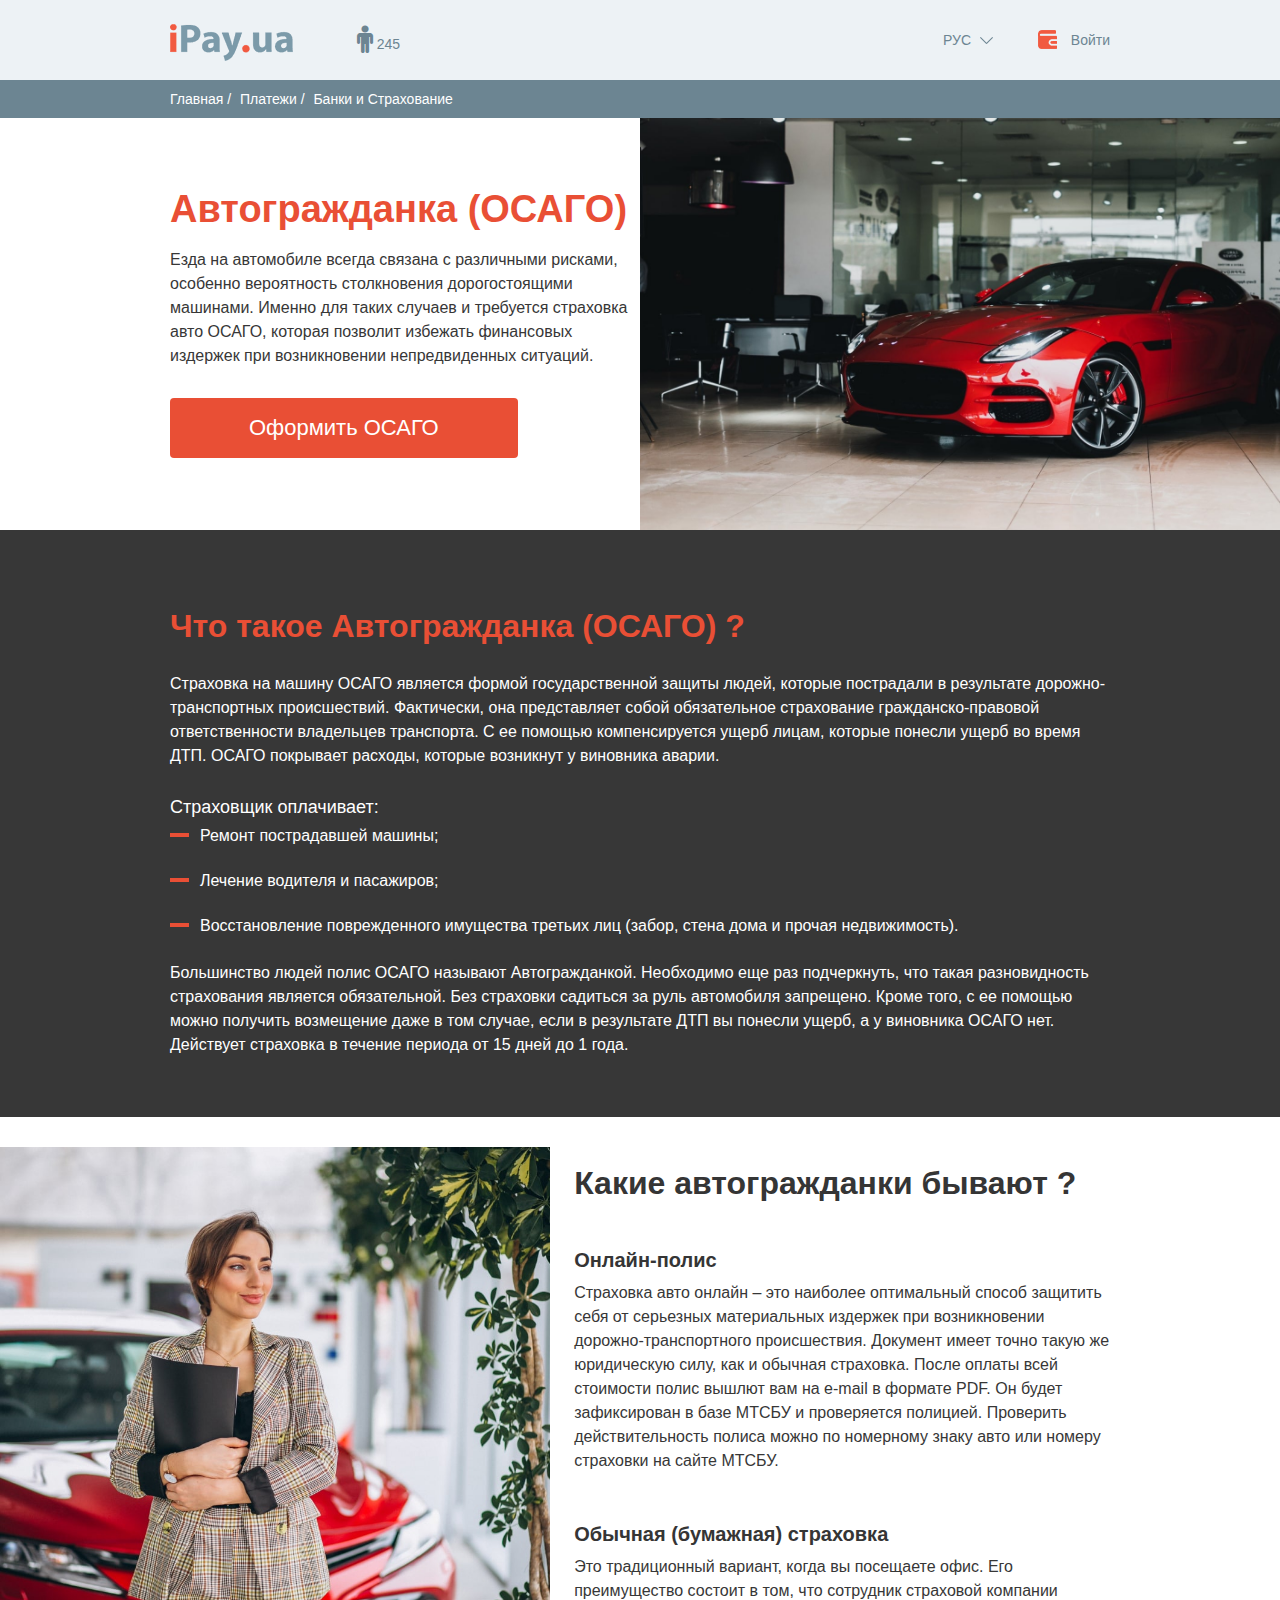
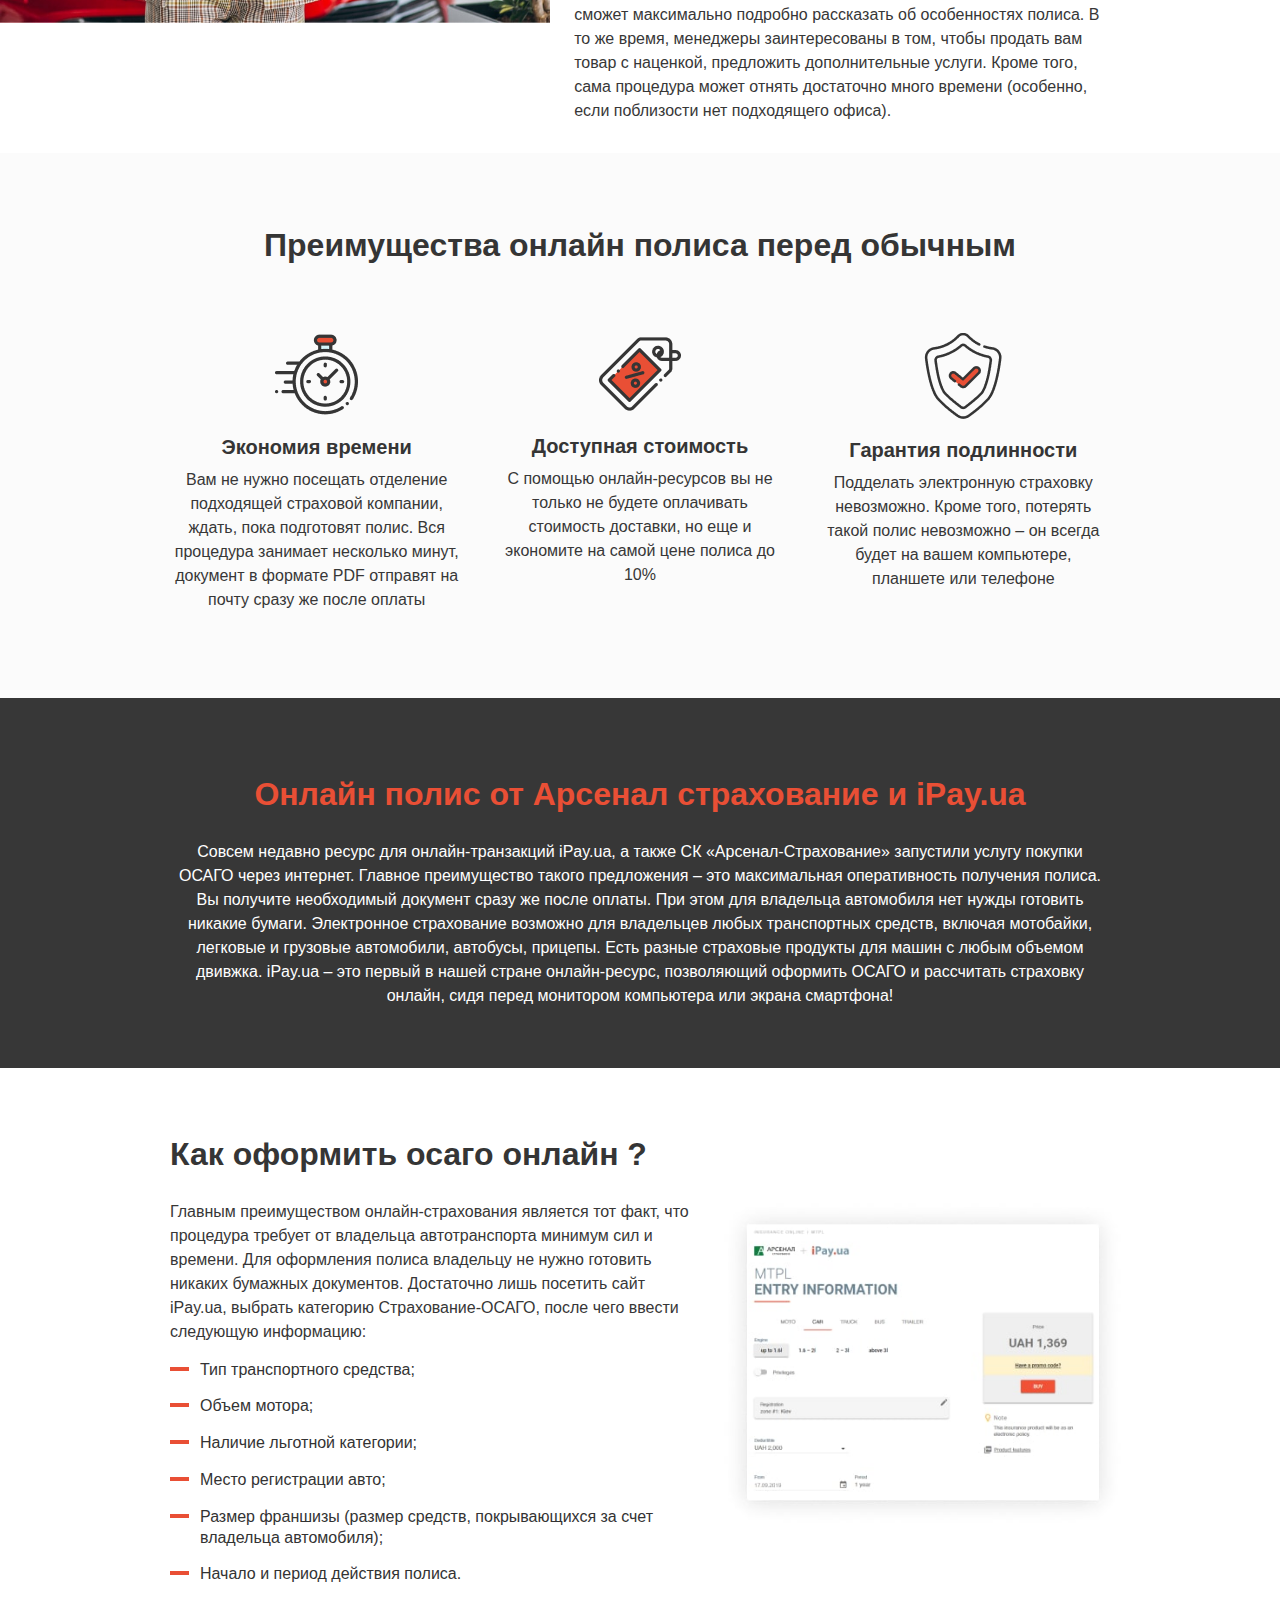
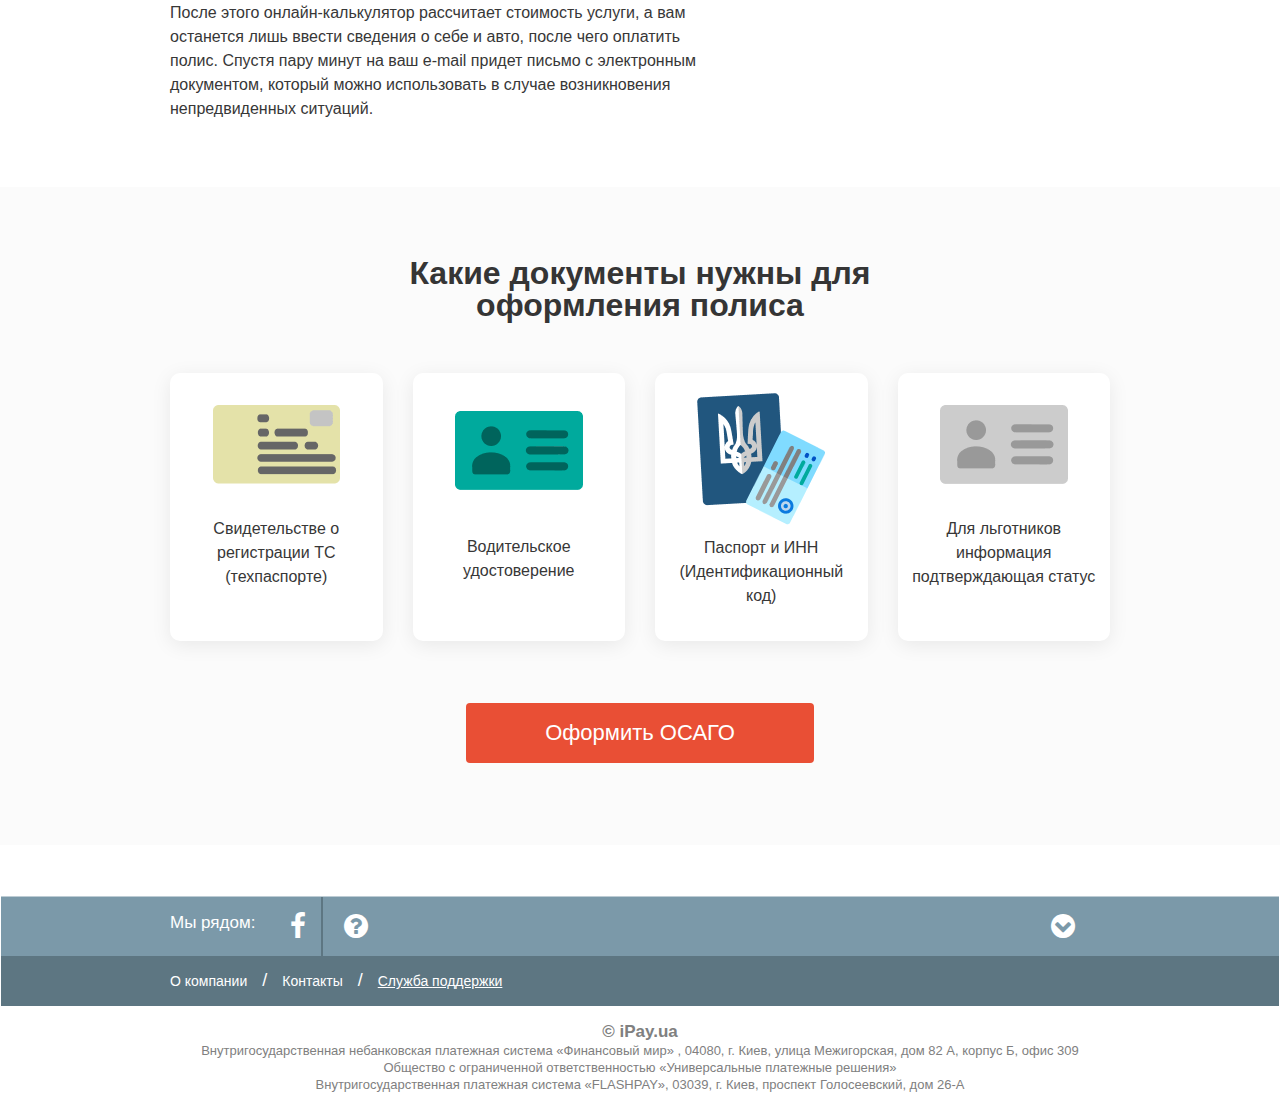
<file: index.html>
<!DOCTYPE html>
<html lang="ru-RU">
<head>
 
  <meta charset="UTF-8">
  <meta name="viewport" content="width=device-width, initial-scale=1">
  <title>Insurance - iPay.ua</title>
  <meta name="description" content="Быстрые электронные платежи без ввода данных карт! Покупайте товары и оплачивайте услуги в один клик!">
          
  <!-- <link href="css/styles-masterpass.css" rel="stylesheet"> -->
  <link href="css/styles-insurance.css" rel="stylesheet">
  <link href="css/bootstrap.css" rel="stylesheet">
  <link href="css/style-head-foot.css" rel="stylesheet">
  <link href="css/styles.css" rel="stylesheet">
  <link href="css/category.css" rel="stylesheet">
  <link href="css/font-awesome.min.css" rel="stylesheet">
  <link href="css/main-page-new.css" rel="stylesheet">
  <link href="css/custom-bootstrap-margin-padding.css" rel="stylesheet">

  <style>
    @media screen and (max-width: 767px) {
      #header .account span.btn-logout {
        display: block!important;
      }
      .account i.i-logout {
        display:none!important
      }
    }
  </style>  
                      
</head>
<body>
 
  <!-- main header -->
  <header id="header" class="main" style="height: 80px;">
    <div class="container">
      <div class="row">
        <div class="col-md-6 col-sm-6 col-xs-7">
          <a href="/ru" title="iPay.ua" name="iPay.ua">
            <div class="logo-wrap"></div>
          </a>
          <div class="active-users hidden-xs">
            <span class="count">
              <i class="fa fa-male fa-2x" aria-hidden="true"></i>
              245
            </span>
          </div>
        </div>
        <div class="col-md-6 col-sm-6 text-right col-xs-5">
          <div class="lang-switcher" >
            <div class="current-lang">
              <a name="chooseLang" class="icon pointer">
                <i class="fa fa-language fa-2x"></i>
                <span class="hidden-sm mainMenu-text-item">
                 РУС
                </span>
                <i></i>
              </a>
            </div>
            <div class="chooseLang" style="display:none">
              <div class="tab">
                <a href="/ua/masterpass" class="tr">
                  <div class="td">
                     УКР
                 </div>
                </a>
                <a href="/en/masterpass" class="tr">
                  <div class="td">
                     ENG
                 </div>
                </a>
              </div>
            </div>
          </div>
          <div class="account">
            <a href="/ru/user/signin">
              <i></i>
              <span class="hidden-xs">Войти</span>
            </a>
          </div>
        </div>
      </div>
    </div>
  </header><!-- end main header -->

  <!-- breadcrumbs -->
  <div class="breadcrumbs">
    <div class="container">
      <div class="row">
        <div class="col-sm-12">
          <ul class="breadcrumbs-list">
            <li>
              <a href="#">Главная</a>
            </li>
            <li>
              <a href="#">Платежи</a>
            </li>
            <li>
              <span>Банки и Страхование</span>
            </li>
          </ul>
        </div>
      </div>
    </div>
  </div>

  <!-- main section -->
  <main class="insurance-main-section">

    <!-- title section -->
    <section class="insurance-title osago-title">
      <div class="container">
        <div class="row">
          <div class="col-sm-7 col-lg-6 pr-lg-0">
            <h1>Автогражданка (ОСАГО)</h1>
            <p>Езда на автомобиле всегда связана с различными рисками, особенно вероятность столкновения  дорогостоящими машинами. Именно для таких случаев и требуется страховка авто ОСАГО, которая позволит избежать финансовых издержек при возникновении непредвиденных ситуаций.</p>
            <a href="#" class="btn btn-insurance">Оформить ОСАГО</a>
          </div>
        </div>
      </div>
    </section><!-- end title section -->

    <!-- about insurance section -->
    <section class="insurance-about insurance-dark">
      <div class="container">
        <div class="row">
          <div class="col-sm-12">
            <h2>Что такое Автогражданка (ОСАГО) ?</h2>
            <p>Страховка на машину ОСАГО является формой государственной защиты людей, которые пострадали в результате дорожно-транспортных происшествий. Фактически, она представляет собой обязательное страхование гражданско-правовой ответственности владельцев транспорта. С ее помощью компенсируется ущерб лицам, которые понесли ущерб во время ДТП. ОСАГО покрывает расходы, которые возникнут у виновника аварии.</p>
            <h4>Страховщик оплачивает:</h4>
            <ul class="insurance-list">
              <li>Ремонт пострадавшей машины;</li>
              <li>Лечение водителя и пасажиров;</li>
              <li>Восстановление поврежденного имущества третьих лиц (забор, стена дома и прочая недвижимость).</li>
            </ul>
            <p>Большинство людей полис ОСАГО называют Автогражданкой. Необходимо еще раз подчеркнуть, что такая разновидность страхования является обязательной. Без страховки садиться за руль автомобиля запрещено. Кроме того, с ее помощью можно получить возмещение даже в том случае, если в результате ДТП вы понесли ущерб, а у виновника ОСАГО нет. Действует страховка в течение периода от 15 дней до 1 года.</p>
          </div>
        </div>
      </div>
    </section><!-- end about insurance section -->

    <!-- insurance types section -->
    <section class="insurance-types osago-types">
      <div class="container">
        <div class="row">
          <div class="col-sm-8 col-md-7 col-sm-offset-4 col-md-offset-5">
            <h2>Какие автогражданки бывают ?</h2>
          </div>
          <div class="col-sm-8 col-md-7 col-sm-offset-4 col-md-offset-5">
            <h3>Онлайн-полис</h3>
            <p>Страховка авто онлайн – это наиболее оптимальный способ защитить себя от серьезных материальных издержек при возникновении дорожно-транспортного происшествия. Документ имеет точно такую же юридическую силу, как и обычная страховка. После оплаты всей стоимости полис вышлют вам на e-mail в формате PDF. Он будет зафиксирован в базе МТСБУ и проверяется полицией. Проверить действительность полиса можно по номерному знаку авто или номеру страховки на сайте МТСБУ.</p>
          </div>
          <div class="col-sm-12 col-md-7 col-sm-offset-0 col-md-offset-5">
            <h3>Обычная (бумажная) страховка</h3>
            <p>Это традиционный вариант, когда вы посещаете офис. Его преимущество состоит в том, что сотрудник страховой компании сможет максимально подробно рассказать об особенностях полиса. В то же время, менеджеры заинтересованы в том, чтобы продать вам товар с наценкой, предложить дополнительные услуги. Кроме того, сама процедура может отнять достаточно много времени (особенно, если поблизости нет подходящего офиса).</p>
          </div>          
        </div>
      </div>
    </section><!-- end insurance types section -->

    <!-- insurance advantages section -->
    <section class="insurance-advantages">
      <div class="container">
        <div class="row">
          <div class="col-sm-12 text-center">
            <h2>Преимущества онлайн полиса перед обычным</h2>
          </div>
        </div>
        <div class="row">
          <div class="col-sm-6 col-md-4">
            <div class="advantages-card text-center">
              <img src="img/osago/advantage-clock.png" alt="Icon">
              <h3>Экономия времени</h3>
              <p> Вам не нужно посещать отделение подходящей страховой компании,  ждать, пока подготовят полис. Вся процедура занимает несколько минут, документ в формате PDF отправят на почту сразу же после оплаты</p>
            </div>
          </div>
          <div class="col-sm-6 col-md-4">
            <div class="advantages-card text-center">
              <img src="img/osago/advantage-sale.png" alt="Icon">
              <h3>Доступная стоимость</h3>
              <p> С помощью онлайн-ресурсов вы не только не будете оплачивать стоимость доставки, но еще и экономите на самой цене полиса до 10%</p>
            </div>
          </div>
          <div class="col-sm-6 col-sm-offset-3 col-md-4 col-md-offset-0">
            <div class="advantages-card text-center">
              <img src="img/osago/advantage-shield.png" alt="Icon">
              <h3>Гарантия подлинности</h3>
              <p> Подделать электронную страховку невозможно. Кроме того, потерять такой полис невозможно – он всегда будет на вашем компьютере, планшете или телефоне</p>
            </div>
          </div>
        </div>
      </div>
    </section><!-- end insurance advantages section -->

    <!-- about insurance section -->
    <section class="insurance-about insurance-dark text-center">
      <div class="container">
        <div class="row">
          <div class="col-sm-12">
            <h2>Онлайн полис от Арсенал страхование и iPay.ua</h2>
            <p>Совсем недавно ресурс для онлайн-транзакций iPay.ua, а также СК «Арсенал-Страхование» запустили услугу покупки ОСАГО через интернет. Главное преимущество такого предложения – это максимальная оперативность получения полиса. Вы получите необходимый документ сразу же после оплаты. При этом для владельца автомобиля нет нужды готовить никакие бумаги. Электронное страхование возможно для владельцев любых транспортных средств, включая мотобайки, легковые и грузовые автомобили, автобусы, прицепы. Есть разные страховые продукты для машин с любым объемом двивжка. iPay.ua – это первый в нашей стране онлайн-ресурс, позволяющий оформить ОСАГО и рассчитать страховку онлайн, сидя перед монитором компьютера или экрана смартфона!</p>
          </div>
        </div>
      </div>
    </section><!-- end about insurance section -->

    <!-- insurance get online section -->
    <section class="insurance-get">
      <div class="container">
        <div class="row">
          <div class="col-sm-12">
            <h2>Как оформить осаго онлайн ?</h2>
          </div>
        </div>
        <div class="row">
          <div class="col-sm-12 col-md-7">
            <p>Главным преимуществом онлайн-страхования является тот факт, что процедура требует от владельца автотранспорта минимум сил и времени. Для оформления полиса владельцу не нужно готовить никаких бумажных документов. Достаточно лишь посетить сайт iPay.ua, выбрать категорию Страхование-ОСАГО, после чего ввести следующую информацию:</p>
            <ul class="insurance-list">
              <li>Тип транспортного средства;</li>
              <li>Объем мотора;</li>
              <li>Наличие льготной категории;</li>
              <li>Место регистрации авто;</li>
              <li>Размер франшизы (размер средств, покрывающихся за счет владельца автомобиля);</li>
              <li>Начало и период действия полиса.</li>
            </ul>
            <p>После этого онлайн-калькулятор рассчитает стоимость услуги, а вам останется лишь ввести сведения о себе и авто, после чего оплатить полис. Спустя пару минут на ваш e-mail придет письмо с электронным документом, который можно использовать в случае возникновения непредвиденных ситуаций.</p>
          </div>
          <div class="col-sm-12 col-md-5 insurance-get-img">
            <img src="img/osago/osago-get.jpg" alt="Image" class="img-responsive">
          </div>
        </div>
      </div>
    </section><!-- end insurance get online section -->

    <!-- insurance documents section -->
    <section class="insurance-documents">
      <div class="container">
        <div class="row">
          <div class="col-sm-12 col-lg-8 col-lg-offset-2 text-center">
            <h2>Какие документы нужны для оформления полиса</h2>
          </div>
        </div>
        <div class="row">
          <div class="col-sm-6 col-md-3 documents-card-wrapper">
            <div class="documents-card text-center">
              <img src="img/osago/osago-doc1.png" alt="Image">
              <p>Свидетельстве о регистрации ТС (техпаспорте)</p>
            </div>
          </div>
          <div class="col-sm-6 col-md-3 documents-card-wrapper">
            <div class="documents-card text-center">
              <img src="img/osago/osago-doc2.png" alt="Image">
              <p>Водительское удостоверение</p>
            </div>
          </div>
          <div class="col-sm-6 col-md-3 documents-card-wrapper">
            <div class="documents-card text-center">
              <img src="img/osago/osago-doc3.png" alt="Image">
              <p>Паспорт и ИНН (Идентификационный код)</p>
            </div>
          </div>
          <div class="col-sm-6 col-md-3 documents-card-wrapper">
            <div class="documents-card text-center">
              <img src="img/osago/osago-doc4.png" alt="Image">
              <p>Для льготников информация подтверждающая статус</p>
            </div>
          </div>
        </div>
        <div class="row">
          <div class="col-sm-12 text-center documents-btn">
            <a href="#" class="btn btn-insurance">Оформить ОСАГО</a>
          </div>
        </div>
      </div>
    </section><!-- end insurance documents section -->

  </main><!-- end main section -->
 
  <!-- main footer -->
  <footer id="i-bottom-foot">
    <nav class="navbar navbar-default i-foot" role="navigation">
      <div class="container-fluide foot-top">
        <div class="container" id="foot_top-navbar-collapse-social">
          <div class="row" >
            <div class=" col-md-4 col-sm-6 col-xs-9">
              <ul class="nav navbar-nav navbar-left foot_top-mainMenu">
                <li class="foot_top-mainMenu-label hidden-xs">Мы рядом:</li>
                <li>
                  <a rel="nofollow" href="https://www.facebook.com/iPay.ua" target="_blank">
                    <i class="fa fa-facebook fa-2x"></i>
                  </a>
                </li>
                <li>
                  <a href="/ru/faq" target="_blank">
                    <i class="fa fa-question-circle fa-2x foot-icon_and_text"></i>
                  </a>
                </li>
              </ul>
            </div>
            <div class="col-md-offset-7 col-md-1 col-sm-2 col-sm-offset-4 col-xs-3 foot_top-navbar-social"id="i-show-hide-foot">
              <ul class="nav navbar-nav navbar-right foot_top-mainMenu">
                <li class="foot_top-mainMenu-lastChild">
                  <a><i class="fa fa-chevron-circle-down fa-2x" id="chevron-change"></i></a>
                </li>
              </ul>
            </div>
          </div>
        </div>
      </div>
      <div class="container-fluide foot-bottom">
        <div class="container" id="foot_top-navbar-collapse">
          <div class="row">
            <div class="col-md-5 col-sm-8 col-xs-12">
              <ul class="nav navbar-nav navbar-left foot_bottom-mainMenu">
                <li>
                  <a id="foot-bottom-HIDE-aCompany-link">
                    <span class="text-capitalize">о</span> <span> компании</span>
                  </a>
                </li>
                <li class="foot_bottom-mainMenu-slash"><span>/</span></li>
                <li>
                  <a id="foot-bottom-HIDE-contacts">
                    <span class="text-capitalize">контакты</span>
                  </a>
                </li>
                <li class="foot_bottom-mainMenu-slash"><span>/</span></li>
                <li>
                  <a id="foot-bottom-HIDE-support">
                    <span class="text-capitalize">служба </span><span>поддержки</span>
                  </a>
                </li>
              </ul>
            </div>
            <div class="col-md-4 col-md-offset-3 col-sm-4 hidden-xs foot_top-navbar-cetificates"></div>
          </div>
          <div class="row foot-bottom-HIDE_info">
            <div class="col-md-12 col-sm-12 col-xs-12 foot-bottom-HIDE_info-aboutCompany" id="foot-bottom-HIDE-aCompany-link-block">
              <div class="row">
                <div class="col-md-4 col-sm-4 col-xs-12">
                  <ul>
                    <li>
                      <a href="/ru/about">
                        <span class="text-capitalize">о</span> компании 
                      </a>
                      <div class="pull-right visible-xs-inline-block visa-logo"></div>
                    </li>
                    <li>
                      <a href="/ru/partners">
                        <span class="text-capitalize">партнерам</span>
                      </a>
                    </li>
                    <li>
                      <a href="/ru/security">
                        <span class="text-capitalize">безопасность</span>
                      </a>
                      <div class="pull-right visible-xs-inline-block dss-logo"></div>
                    </li>
                    <li>
                      <a href="/ru/job">
                        <span class="text-capitalize">вакансии</span>
                      </a>
                    </li>
                  </ul>
                </div>
                <div class="col-md-4 col-sm-4 col-xs-12">
                  <ul>
                    <li>
                      <a href="/blog/akcii">
                        <span class="text-capitalize">акции</span>
                      </a>
                    </li>
                    <li>
                      <a href="/blog/news">
                        <span class="text-capitalize">новости</span>
                      </a>
                      <div class="pull-right visible-xs-inline-block mastercard-logo"></div>
                    </li>
                    <li>
                      <a href="/blog">
                        <span class="text-capitalize">блог</span>
                      </a>
                    </li>
                    <li>
                      <a href="/internet-acquiring-masterpass/index.html">
                        <span class="text-capitalize">Интернет Эквайринг Masterpass</span>
                      </a>
                    </li>
                  </ul>
                </div>
              </div>
            </div>
            <div class="col-md-12 col-sm-12 col-xs-12 foot-bottom-HIDE_info-contacts" id="foot-bottom-HIDE-contacts-block">
              <div class="row foot-bottom-HIDE_info-contacts">
                <div class="col-md-6 col-sm-6 col-xs-12">
                  <ul>
                    <li>
                      <i class="fa fa-clock-o fa-2x foot-icon_and_text"></i>Пн-Пт 9:00-18:00
                    </li>
                    <li>
                      <i class="fa fa-phone fa-2x foot-icon_and_text"></i>+38 044 502 50 75
                    </li>
                  </ul>
                </div>
                <div class="col-md-6 col-sm-6 col-xs-12">
                  <ul>
                    <li>
                      <i class="fa fa-envelope-o fa-2x foot-icon_and_text"></i>
                      <a href="mailto:sales@ipay.ua" >sales@ipay.ua</a>
                      <span>- отдел продаж</span>
                    </li>
                    <li>
                      <i class="fa fa-envelope-o fa-2x foot-icon_and_text"></i>
                      <a href="mailto:marketing@ipay.ua">marketing@ipay.ua </a>
                      <span>- отдел маркетинга</span>
                    </li>
                  </ul>
                </div>
                <div class="col-md-12 col-sm-12 col-xs-12">
                  <ul>
                    <li>
                      <i class="fa fa-map-marker fa-2x foot-icon_and_text"></i> г. Киев  ул. Нижнеюрковская, 45а ООО "Универсальный дата центр"
                    </li>
                  </ul>
                </div>
              </div>
            </div>
            <div class="col-md-12 col-sm-12 col-xs-12 foot-bottom-HIDE_info-support" id="foot-bottom-HIDE-support-block">
              <div class="row">
                <div class="col-md-3 col-sm-4 col-xs-12">
                  <ul>
                    <li>
                      <i class="fa fa-clock-o fa-2x foot-icon_and_text"></i>
                      <span class="text-capitalize">пн</span> - <span class="text-capitalize">пт </span>8:00 - 22:00
                    </li>
                    <li>
                      <i class="fa fa-clock-o fa-2x foot-icon_and_text"></i>
                      <span class="text-capitalize">сб</span> - <span class="text-capitalize">нд </span>9:00 - 21:00
                    </li>
                  </ul>
                </div>
                <div class="col-md-5 col-md-offset-1 col-sm-4 col-xs-12 foot-bottom-HIDE-item">
                  <ul>
                    <li>
                      <i class="fa fa-mobile fa-2x foot-icon_and_text"></i>
                      <span>
                        <a href="tel:0800601160">0 800 60 11 60</a>
                      </span>
                    </li>
                    <li style="line-height: 30px;font-size: 16px;padding-left: 10px;white-space: nowrap;">БЕСПЛАТНО С МОБИЛЬНЫХ</li>
                    <li>
                      <i class="fa fa-phone    fa-2x foot-icon_and_text"></i>
                      <span>
                        <a href="tel:+380445021160">+38 044 502 11 60</a>
                      </span>
                    </li>
                    <li style="line-height: 30px;font-size: 16px;padding-left: 10px;white-space: nowrap;">ДЛЯ МЕЖДУНАРОДНЫХ ЗВОНКОВ</li>
                  </ul>
                </div>
                <div class="col-md-3 col-sm-4 col-xs-12">
                  <ul>
                    <li>
                      <i class="fa fa-envelope-o fa-2x foot-icon_and_text"></i>
                      <a href="mailto:help@ipay.ua">help@ipay.ua</a>
                    </li>
                    <li>
                      <i class="fa fa-question-circle fa-2x foot-icon_and_text"></i>
                      <a href="/ru/faq/answer-1">
                        <span class="text-capitalize">вопрос - </span>
                        ответ
                      </a>
                    </li>
                  </ul>
                </div>
              </div>
            </div>
          </div>
        </div>
      </div>
      <div class="container">
        <div class="row text-center i-copyRight">
          <div class="col-md-12 col-sm-12 col-xs-12">
            <p class="i-cR-logo">© іPay.ua</p>
            <p>Внутригосударственная небанковская платежная система «Финансовый мир» , 04080, г. Киев, улица Межигорская, дом 82 А, корпус Б, офис 309<br>Общество с ограниченной ответственностью «Универсальные платежные решения»<br>Внутригосударственная платежная система «FLASHPAY», 03039, г. Киев, проспект Голосеевский, дом 26-А </p>
          </div>
        </div>
      </div>
    </nav>

  </footer><!-- end main footer -->
  
  <script src="js/jquery.js"></script>
  <script src="js/bootstrap.js"></script>
  <script src="js/menu_foot_head.min.js"></script>

</body>
</html>
</file>
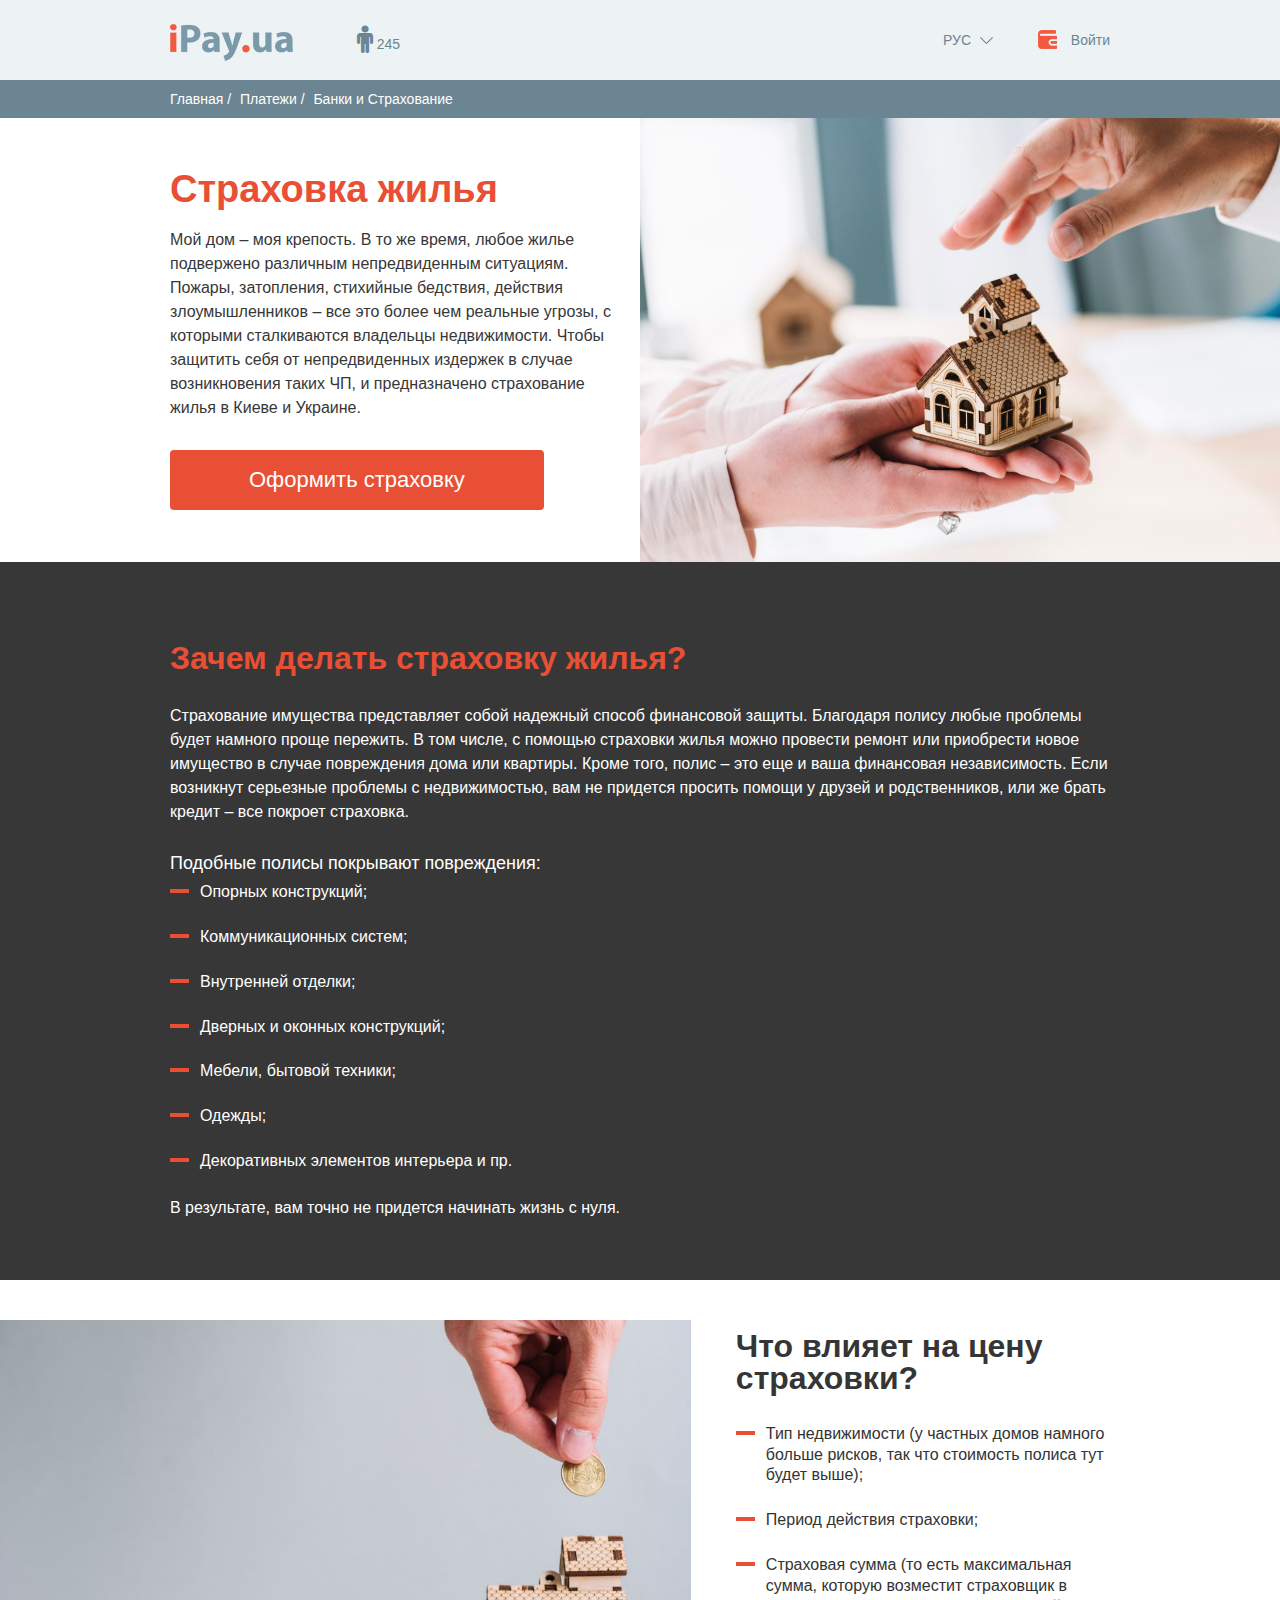
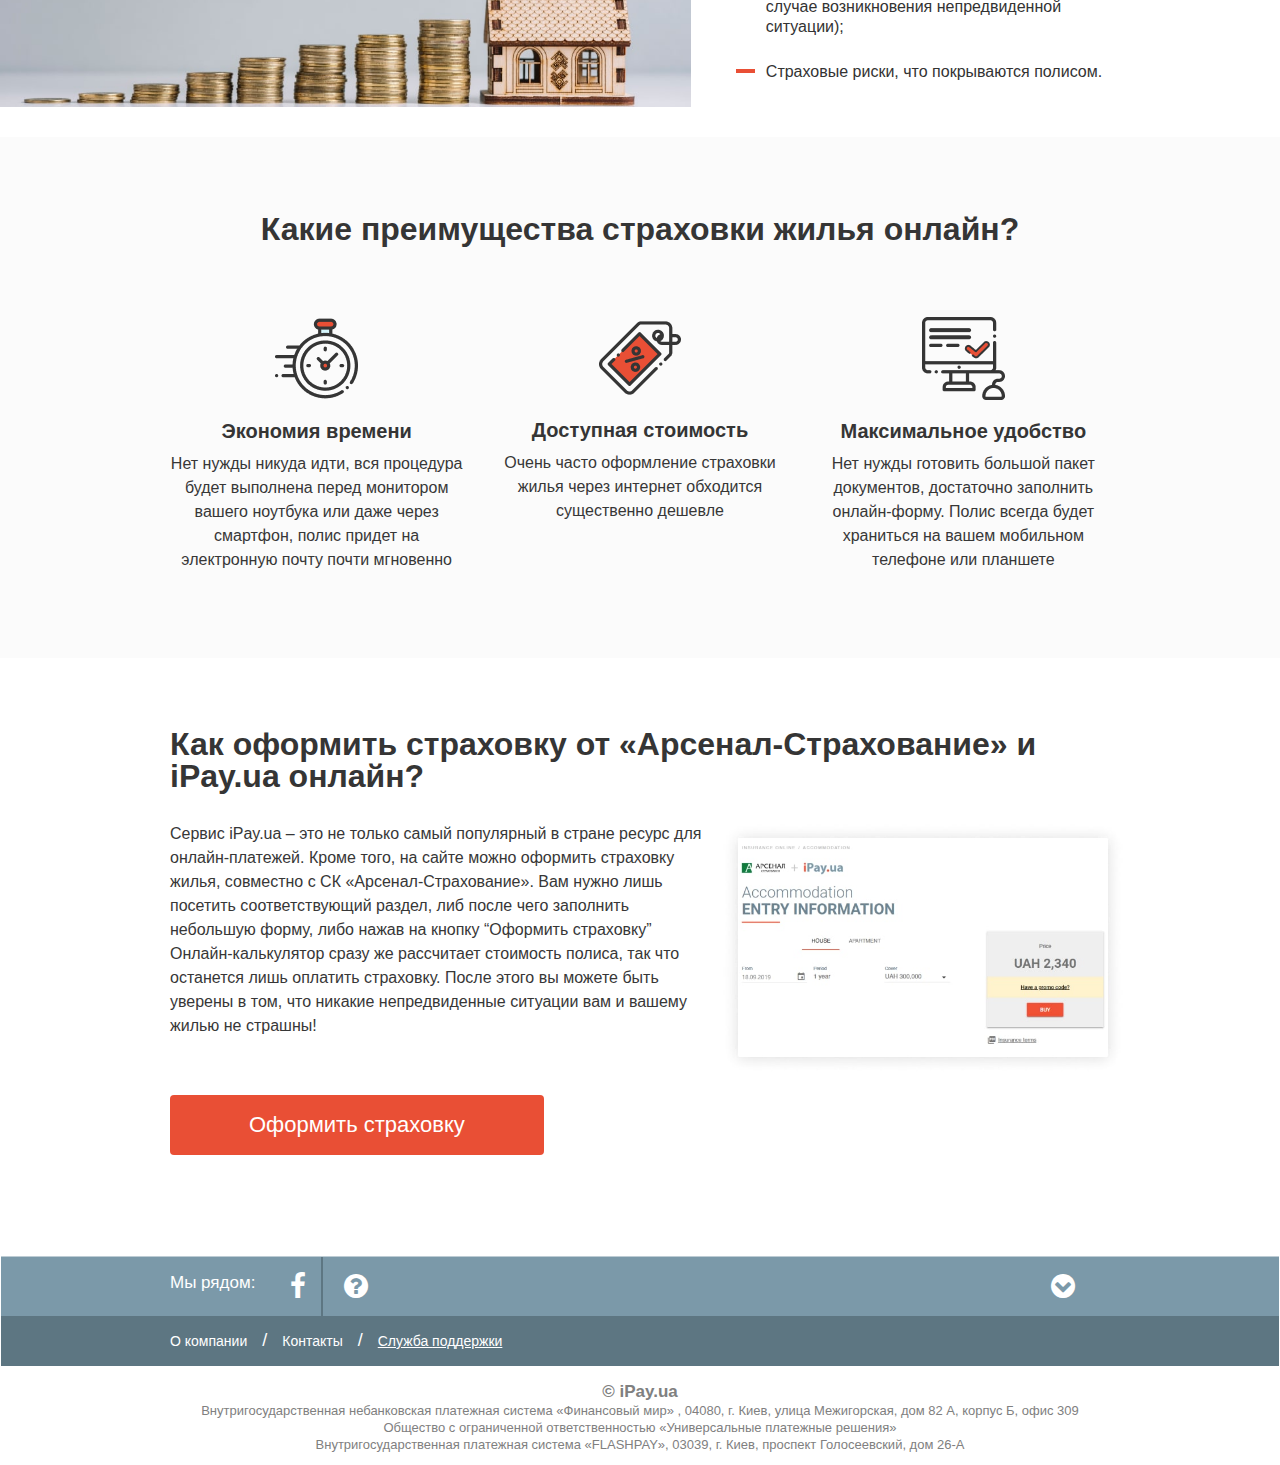
<file: home.html>
<!DOCTYPE html>
<html lang="ru-RU">
<head>
 
  <meta charset="UTF-8">
  <meta name="viewport" content="width=device-width, initial-scale=1">
  <title>Insurance Home - iPay.ua</title>
  <meta name="description" content="Быстрые электронные платежи без ввода данных карт! Покупайте товары и оплачивайте услуги в один клик!">
          
  <!-- <link href="css/styles-masterpass.css" rel="stylesheet"> -->
  <link href="css/styles-insurance.css" rel="stylesheet">
  <link href="css/bootstrap.css" rel="stylesheet">
  <link href="css/style-head-foot.css" rel="stylesheet">
  <link href="css/styles.css" rel="stylesheet">
  <link href="css/category.css" rel="stylesheet">
  <link href="css/font-awesome.min.css" rel="stylesheet">
  <link href="css/main-page-new.css" rel="stylesheet">
  <link href="css/custom-bootstrap-margin-padding.css" rel="stylesheet">

  <style>
    @media screen and (max-width: 767px) {
      #header .account span.btn-logout {
        display: block!important;
      }
      .account i.i-logout {
        display:none!important
      }
    }
  </style>  
                      
</head>
<body>
 
  <!-- main header -->
  <header id="header" class="main" style="height: 80px;">
    <div class="container">
      <div class="row">
        <div class="col-md-6 col-sm-6 col-xs-7">
          <a href="/ru" title="iPay.ua" name="iPay.ua">
            <div class="logo-wrap"></div>
          </a>
          <div class="active-users hidden-xs">
            <span class="count">
              <i class="fa fa-male fa-2x" aria-hidden="true"></i>
              245
            </span>
          </div>
        </div>
        <div class="col-md-6 col-sm-6 text-right col-xs-5">
          <div class="lang-switcher" >
            <div class="current-lang">
              <a name="chooseLang" class="icon pointer">
                <i class="fa fa-language fa-2x"></i>
                <span class="hidden-sm mainMenu-text-item">
                 РУС
                </span>
                <i></i>
              </a>
            </div>
            <div class="chooseLang" style="display:none">
              <div class="tab">
                <a href="/ua/masterpass" class="tr">
                  <div class="td">
                     УКР
                 </div>
                </a>
                <a href="/en/masterpass" class="tr">
                  <div class="td">
                     ENG
                 </div>
                </a>
              </div>
            </div>
          </div>
          <div class="account">
            <a href="/ru/user/signin">
              <i></i>
              <span class="hidden-xs">Войти</span>
            </a>
          </div>
        </div>
      </div>
    </div>
  </header><!-- end main header -->

  <!-- breadcrumbs -->
  <div class="breadcrumbs">
    <div class="container">
      <div class="row">
        <div class="col-sm-12">
          <ul class="breadcrumbs-list">
            <li>
              <a href="#">Главная</a>
            </li>
            <li>
              <a href="#">Платежи</a>
            </li>
            <li>
              <span>Банки и Страхование</span>
            </li>
          </ul>
        </div>
      </div>
    </div>
  </div>

  <!-- main section -->
  <main class="insurance-main-section">

    <!-- title section -->
    <section class="insurance-title home-title">
      <div class="container">
        <div class="row">
          <div class="col-sm-7 col-lg-6 pr-lg-0">
            <h1>Страховка жилья</h1>
            <p>Мой дом – моя крепость. В то же время, любое жилье подвержено различным непредвиденным ситуациям. Пожары, затопления, стихийные бедствия, действия злоумышленников – все это более чем реальные угрозы, с которыми сталкиваются владельцы недвижимости. Чтобы защитить себя от непредвиденных издержек в случае возникновения таких ЧП, и предназначено страхование жилья в Киеве и Украине.</p>
            <a href="#" class="btn btn-insurance">Оформить страховку</a>
          </div>
        </div>
      </div>
    </section><!-- end title section -->

    <!-- about insurance section -->
    <section class="insurance-about insurance-dark">
      <div class="container">
        <div class="row">
          <div class="col-sm-12">
            <h2>Зачем делать страховку жилья?</h2>
            <p>Страхование имущества представляет собой надежный способ финансовой защиты. Благодаря полису любые проблемы будет намного проще пережить. В том числе, с помощью страховки жилья можно провести ремонт или приобрести новое имущество в случае повреждения дома или квартиры. Кроме того, полис – это еще и ваша финансовая независимость. Если возникнут серьезные проблемы с недвижимостью, вам не придется просить помощи у друзей и родственников, или же брать кредит – все покроет страховка.</p>
            <h4>Подобные полисы покрывают повреждения:</h4>
            <ul class="insurance-list">
              <li>Опорных конструкций;</li>
              <li>Коммуникационных систем;</li>
              <li>Внутренней отделки;</li>
              <li>Дверных и оконных конструкций;</li>
              <li>Мебели, бытовой техники;</li>
              <li>Одежды;</li>
              <li>Декоративных элементов интерьера и пр.</li>
            </ul>
            <p>В результате, вам точно не придется начинать жизнь с нуля.</p>
          </div>
        </div>
      </div>
    </section><!-- end about insurance section -->

    <!-- insurance cost section -->
    <section class="insurance-cost home-cost">
      <div class="container">
        <div class="row">
          <div class="col-sm-8 col-md-5 col-sm-offset-4 col-md-offset-7">
            <h2>Что влияет на цену страховки?</h2>
          </div>
          <div class="col-sm-8 col-md-5 col-sm-offset-4 col-md-offset-7">
            <ul class="insurance-list">
              <li>Тип недвижимости (у частных домов намного больше рисков, так что стоимость полиса тут будет выше);</li>
              <li>Период действия страховки;</li>
              <li>Страховая сумма (то есть максимальная сумма, которую возместит страховщик в случае возникновения непредвиденной ситуации);</li>
              <li>Страховые риски, что покрываются полисом.</li>
            </ul>
          </div>        
        </div>
      </div>
    </section><!-- end insurance cost section -->

    <!-- insurance advantages section -->
    <section class="insurance-advantages">
      <div class="container">
        <div class="row">
          <div class="col-sm-12 text-center">
            <h2>Какие преимущества страховки жилья онлайн?</h2>
          </div>
        </div>
        <div class="row">
          <div class="col-sm-6 col-md-4">
            <div class="advantages-card text-center">
              <img src="img/insurance/advantage-clock.png" alt="Icon">
              <h3>Экономия времени</h3>
              <p>Нет нужды никуда идти, вся процедура будет выполнена перед монитором вашего ноутбука или даже через смартфон, полис придет на электронную почту почти мгновенно</p>
            </div>
          </div>
          <div class="col-sm-6 col-md-4">
            <div class="advantages-card text-center">
              <img src="img/insurance/advantage-sale.png" alt="Icon">
              <h3>Доступная стоимость</h3>
              <p>Очень часто оформление страховки жилья через интернет обходится существенно дешевле</p>
            </div>
          </div>
          <div class="col-sm-6 col-sm-offset-3 col-md-4 col-md-offset-0">
            <div class="advantages-card text-center">
              <img src="img/insurance/advantage-simplicity.png" alt="Icon">
              <h3>Максимальное удобство</h3>
              <p>Нет нужды готовить большой пакет документов, достаточно заполнить онлайн-форму. Полис всегда будет храниться на вашем мобильном телефоне или планшете</p>
            </div>
          </div>
        </div>
      </div>
    </section><!-- end insurance advantages section -->

    <!-- insurance get online section -->
    <section class="insurance-get">
      <div class="container">
        <div class="row">
          <div class="col-sm-12">
            <h2>Как оформить страховку от «Арсенал-Страхование» и iPay.ua онлайн?</h2>
          </div>
        </div>
        <div class="row">
          <div class="col-sm-12 col-md-7">
            <p>Сервис iPay.ua – это не только самый популярный в стране ресурс для онлайн-платежей. Кроме того, на сайте можно оформить страховку жилья, совместно с СК «Арсенал-Страхование». Вам нужно лишь посетить соответствующий раздел, либ после чего заполнить небольшую форму, либо нажав на кнопку “Оформить страховку” Онлайн-калькулятор сразу же рассчитает стоимость полиса, так что останется лишь оплатить страховку. После этого вы можете быть уверены в том, что никакие непредвиденные ситуации вам и вашему жилью не страшны!</p>
          </div>
          <div class="col-sm-12 col-md-5 insurance-get-img">
            <img src="img/insurance/home-get.jpg" alt="Image" class="img-responsive">
          </div>
        </div>
        <div class="row">
          <div class="col-sm-12 get-btn">
            <a href="#" class="btn btn-insurance">Оформить страховку</a>
          </div>
        </div>
      </div>
    </section><!-- end insurance get online section -->

  </main><!-- end main section -->
 
  <!-- main footer -->
  <footer id="i-bottom-foot">
    <nav class="navbar navbar-default i-foot" role="navigation">
      <div class="container-fluide foot-top">
        <div class="container" id="foot_top-navbar-collapse-social">
          <div class="row" >
            <div class=" col-md-4 col-sm-6 col-xs-9">
              <ul class="nav navbar-nav navbar-left foot_top-mainMenu">
                <li class="foot_top-mainMenu-label hidden-xs">Мы рядом:</li>
                <li>
                  <a rel="nofollow" href="https://www.facebook.com/iPay.ua" target="_blank">
                    <i class="fa fa-facebook fa-2x"></i>
                  </a>
                </li>
                <li>
                  <a href="/ru/faq" target="_blank">
                    <i class="fa fa-question-circle fa-2x foot-icon_and_text"></i>
                  </a>
                </li>
              </ul>
            </div>
            <div class="col-md-offset-7 col-md-1 col-sm-2 col-sm-offset-4 col-xs-3 foot_top-navbar-social"id="i-show-hide-foot">
              <ul class="nav navbar-nav navbar-right foot_top-mainMenu">
                <li class="foot_top-mainMenu-lastChild">
                  <a><i class="fa fa-chevron-circle-down fa-2x" id="chevron-change"></i></a>
                </li>
              </ul>
            </div>
          </div>
        </div>
      </div>
      <div class="container-fluide foot-bottom">
        <div class="container" id="foot_top-navbar-collapse">
          <div class="row">
            <div class="col-md-5 col-sm-8 col-xs-12">
              <ul class="nav navbar-nav navbar-left foot_bottom-mainMenu">
                <li>
                  <a id="foot-bottom-HIDE-aCompany-link">
                    <span class="text-capitalize">о</span> <span> компании</span>
                  </a>
                </li>
                <li class="foot_bottom-mainMenu-slash"><span>/</span></li>
                <li>
                  <a id="foot-bottom-HIDE-contacts">
                    <span class="text-capitalize">контакты</span>
                  </a>
                </li>
                <li class="foot_bottom-mainMenu-slash"><span>/</span></li>
                <li>
                  <a id="foot-bottom-HIDE-support">
                    <span class="text-capitalize">служба </span><span>поддержки</span>
                  </a>
                </li>
              </ul>
            </div>
            <div class="col-md-4 col-md-offset-3 col-sm-4 hidden-xs foot_top-navbar-cetificates"></div>
          </div>
          <div class="row foot-bottom-HIDE_info">
            <div class="col-md-12 col-sm-12 col-xs-12 foot-bottom-HIDE_info-aboutCompany" id="foot-bottom-HIDE-aCompany-link-block">
              <div class="row">
                <div class="col-md-4 col-sm-4 col-xs-12">
                  <ul>
                    <li>
                      <a href="/ru/about">
                        <span class="text-capitalize">о</span> компании 
                      </a>
                      <div class="pull-right visible-xs-inline-block visa-logo"></div>
                    </li>
                    <li>
                      <a href="/ru/partners">
                        <span class="text-capitalize">партнерам</span>
                      </a>
                    </li>
                    <li>
                      <a href="/ru/security">
                        <span class="text-capitalize">безопасность</span>
                      </a>
                      <div class="pull-right visible-xs-inline-block dss-logo"></div>
                    </li>
                    <li>
                      <a href="/ru/job">
                        <span class="text-capitalize">вакансии</span>
                      </a>
                    </li>
                  </ul>
                </div>
                <div class="col-md-4 col-sm-4 col-xs-12">
                  <ul>
                    <li>
                      <a href="/blog/akcii">
                        <span class="text-capitalize">акции</span>
                      </a>
                    </li>
                    <li>
                      <a href="/blog/news">
                        <span class="text-capitalize">новости</span>
                      </a>
                      <div class="pull-right visible-xs-inline-block mastercard-logo"></div>
                    </li>
                    <li>
                      <a href="/blog">
                        <span class="text-capitalize">блог</span>
                      </a>
                    </li>
                    <li>
                      <a href="/internet-acquiring-masterpass/index.html">
                        <span class="text-capitalize">Интернет Эквайринг Masterpass</span>
                      </a>
                    </li>
                  </ul>
                </div>
              </div>
            </div>
            <div class="col-md-12 col-sm-12 col-xs-12 foot-bottom-HIDE_info-contacts" id="foot-bottom-HIDE-contacts-block">
              <div class="row foot-bottom-HIDE_info-contacts">
                <div class="col-md-6 col-sm-6 col-xs-12">
                  <ul>
                    <li>
                      <i class="fa fa-clock-o fa-2x foot-icon_and_text"></i>Пн-Пт 9:00-18:00
                    </li>
                    <li>
                      <i class="fa fa-phone fa-2x foot-icon_and_text"></i>+38 044 502 50 75
                    </li>
                  </ul>
                </div>
                <div class="col-md-6 col-sm-6 col-xs-12">
                  <ul>
                    <li>
                      <i class="fa fa-envelope-o fa-2x foot-icon_and_text"></i>
                      <a href="mailto:sales@ipay.ua" >sales@ipay.ua</a>
                      <span>- отдел продаж</span>
                    </li>
                    <li>
                      <i class="fa fa-envelope-o fa-2x foot-icon_and_text"></i>
                      <a href="mailto:marketing@ipay.ua">marketing@ipay.ua </a>
                      <span>- отдел маркетинга</span>
                    </li>
                  </ul>
                </div>
                <div class="col-md-12 col-sm-12 col-xs-12">
                  <ul>
                    <li>
                      <i class="fa fa-map-marker fa-2x foot-icon_and_text"></i> г. Киев  ул. Нижнеюрковская, 45а ООО "Универсальный дата центр"
                    </li>
                  </ul>
                </div>
              </div>
            </div>
            <div class="col-md-12 col-sm-12 col-xs-12 foot-bottom-HIDE_info-support" id="foot-bottom-HIDE-support-block">
              <div class="row">
                <div class="col-md-3 col-sm-4 col-xs-12">
                  <ul>
                    <li>
                      <i class="fa fa-clock-o fa-2x foot-icon_and_text"></i>
                      <span class="text-capitalize">пн</span> - <span class="text-capitalize">пт </span>8:00 - 22:00
                    </li>
                    <li>
                      <i class="fa fa-clock-o fa-2x foot-icon_and_text"></i>
                      <span class="text-capitalize">сб</span> - <span class="text-capitalize">нд </span>9:00 - 21:00
                    </li>
                  </ul>
                </div>
                <div class="col-md-5 col-md-offset-1 col-sm-4 col-xs-12 foot-bottom-HIDE-item">
                  <ul>
                    <li>
                      <i class="fa fa-mobile fa-2x foot-icon_and_text"></i>
                      <span>
                        <a href="tel:0800601160">0 800 60 11 60</a>
                      </span>
                    </li>
                    <li style="line-height: 30px;font-size: 16px;padding-left: 10px;white-space: nowrap;">БЕСПЛАТНО С МОБИЛЬНЫХ</li>
                    <li>
                      <i class="fa fa-phone    fa-2x foot-icon_and_text"></i>
                      <span>
                        <a href="tel:+380445021160">+38 044 502 11 60</a>
                      </span>
                    </li>
                    <li style="line-height: 30px;font-size: 16px;padding-left: 10px;white-space: nowrap;">ДЛЯ МЕЖДУНАРОДНЫХ ЗВОНКОВ</li>
                  </ul>
                </div>
                <div class="col-md-3 col-sm-4 col-xs-12">
                  <ul>
                    <li>
                      <i class="fa fa-envelope-o fa-2x foot-icon_and_text"></i>
                      <a href="mailto:help@ipay.ua">help@ipay.ua</a>
                    </li>
                    <li>
                      <i class="fa fa-question-circle fa-2x foot-icon_and_text"></i>
                      <a href="/ru/faq/answer-1">
                        <span class="text-capitalize">вопрос - </span>
                        ответ
                      </a>
                    </li>
                  </ul>
                </div>
              </div>
            </div>
          </div>
        </div>
      </div>
      <div class="container">
        <div class="row text-center i-copyRight">
          <div class="col-md-12 col-sm-12 col-xs-12">
            <p class="i-cR-logo">© іPay.ua</p>
            <p>Внутригосударственная небанковская платежная система «Финансовый мир» , 04080, г. Киев, улица Межигорская, дом 82 А, корпус Б, офис 309<br>Общество с ограниченной ответственностью «Универсальные платежные решения»<br>Внутригосударственная платежная система «FLASHPAY», 03039, г. Киев, проспект Голосеевский, дом 26-А </p>
          </div>
        </div>
      </div>
    </nav>

  </footer><!-- end main footer -->
  
  <script src="js/jquery.js"></script>
  <script src="js/bootstrap.js"></script>
  <script src="js/menu_foot_head.min.js"></script>

</body>
</html>
</file>
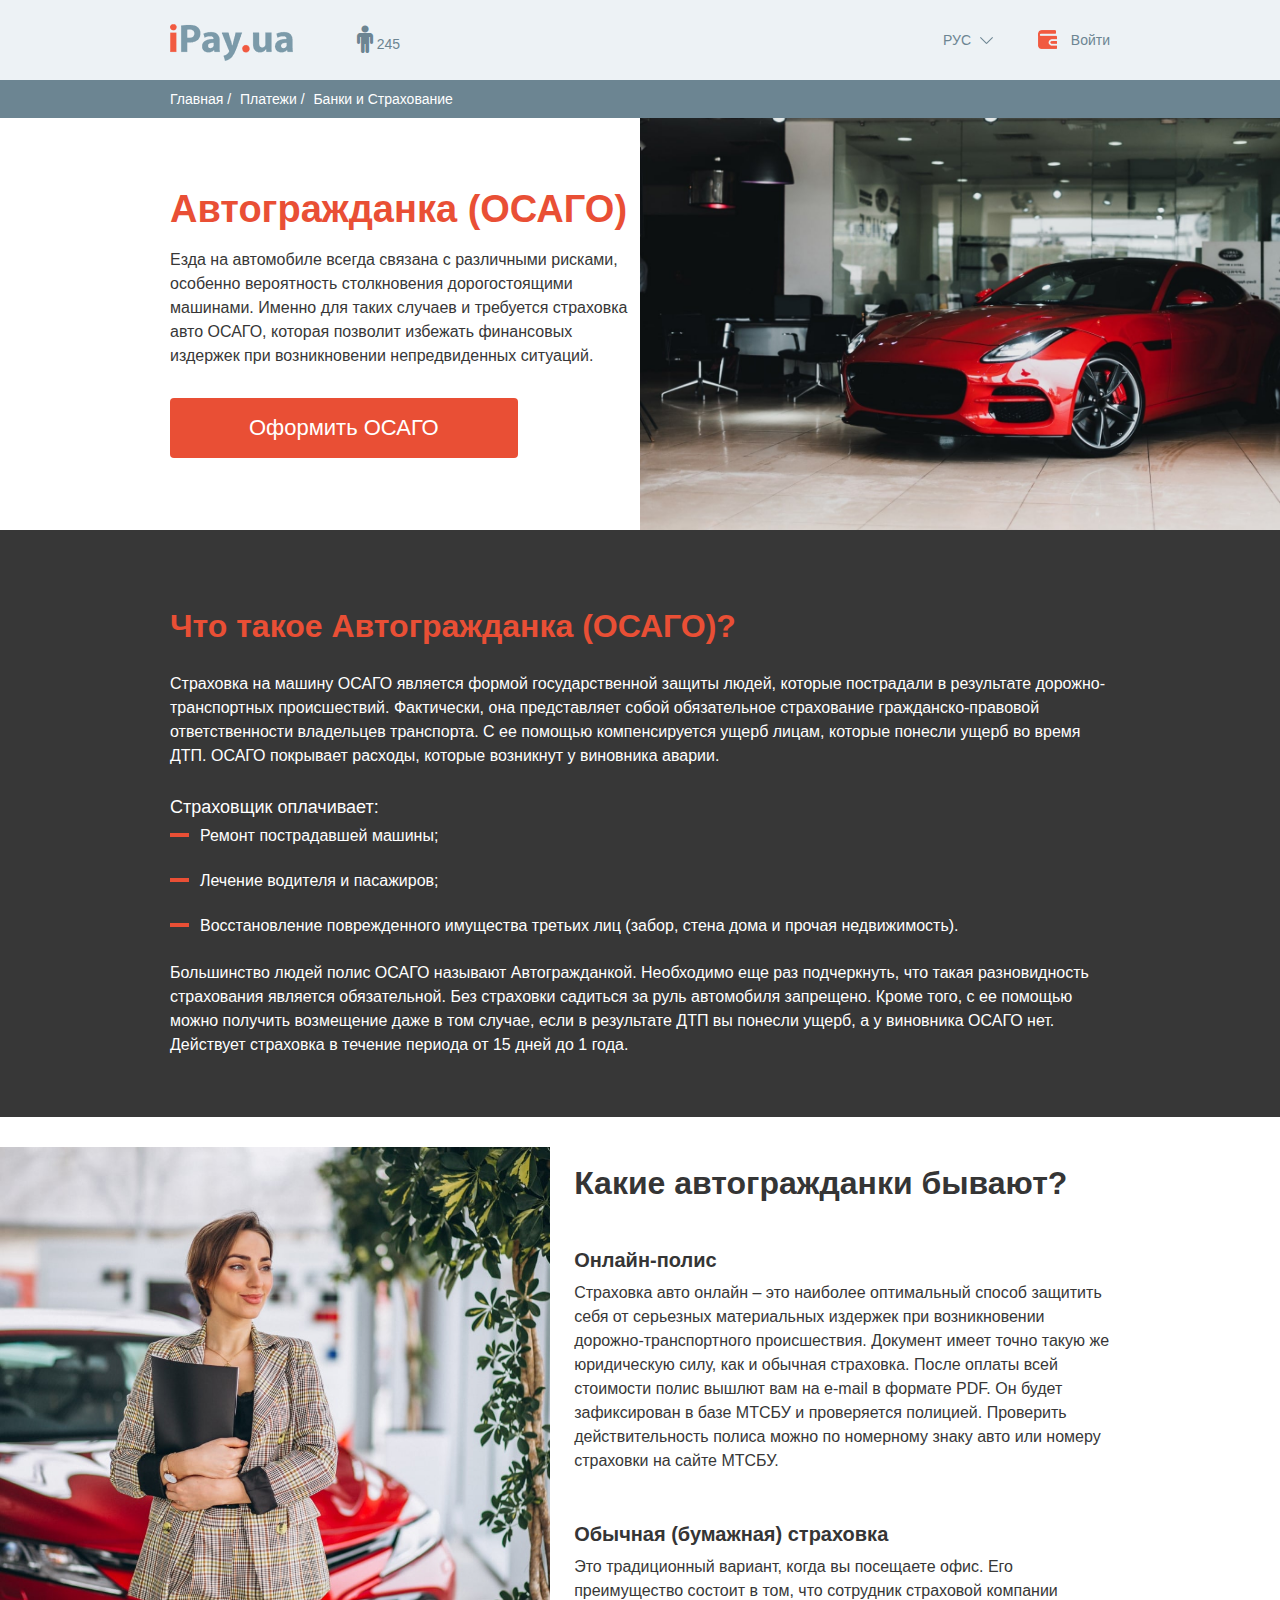
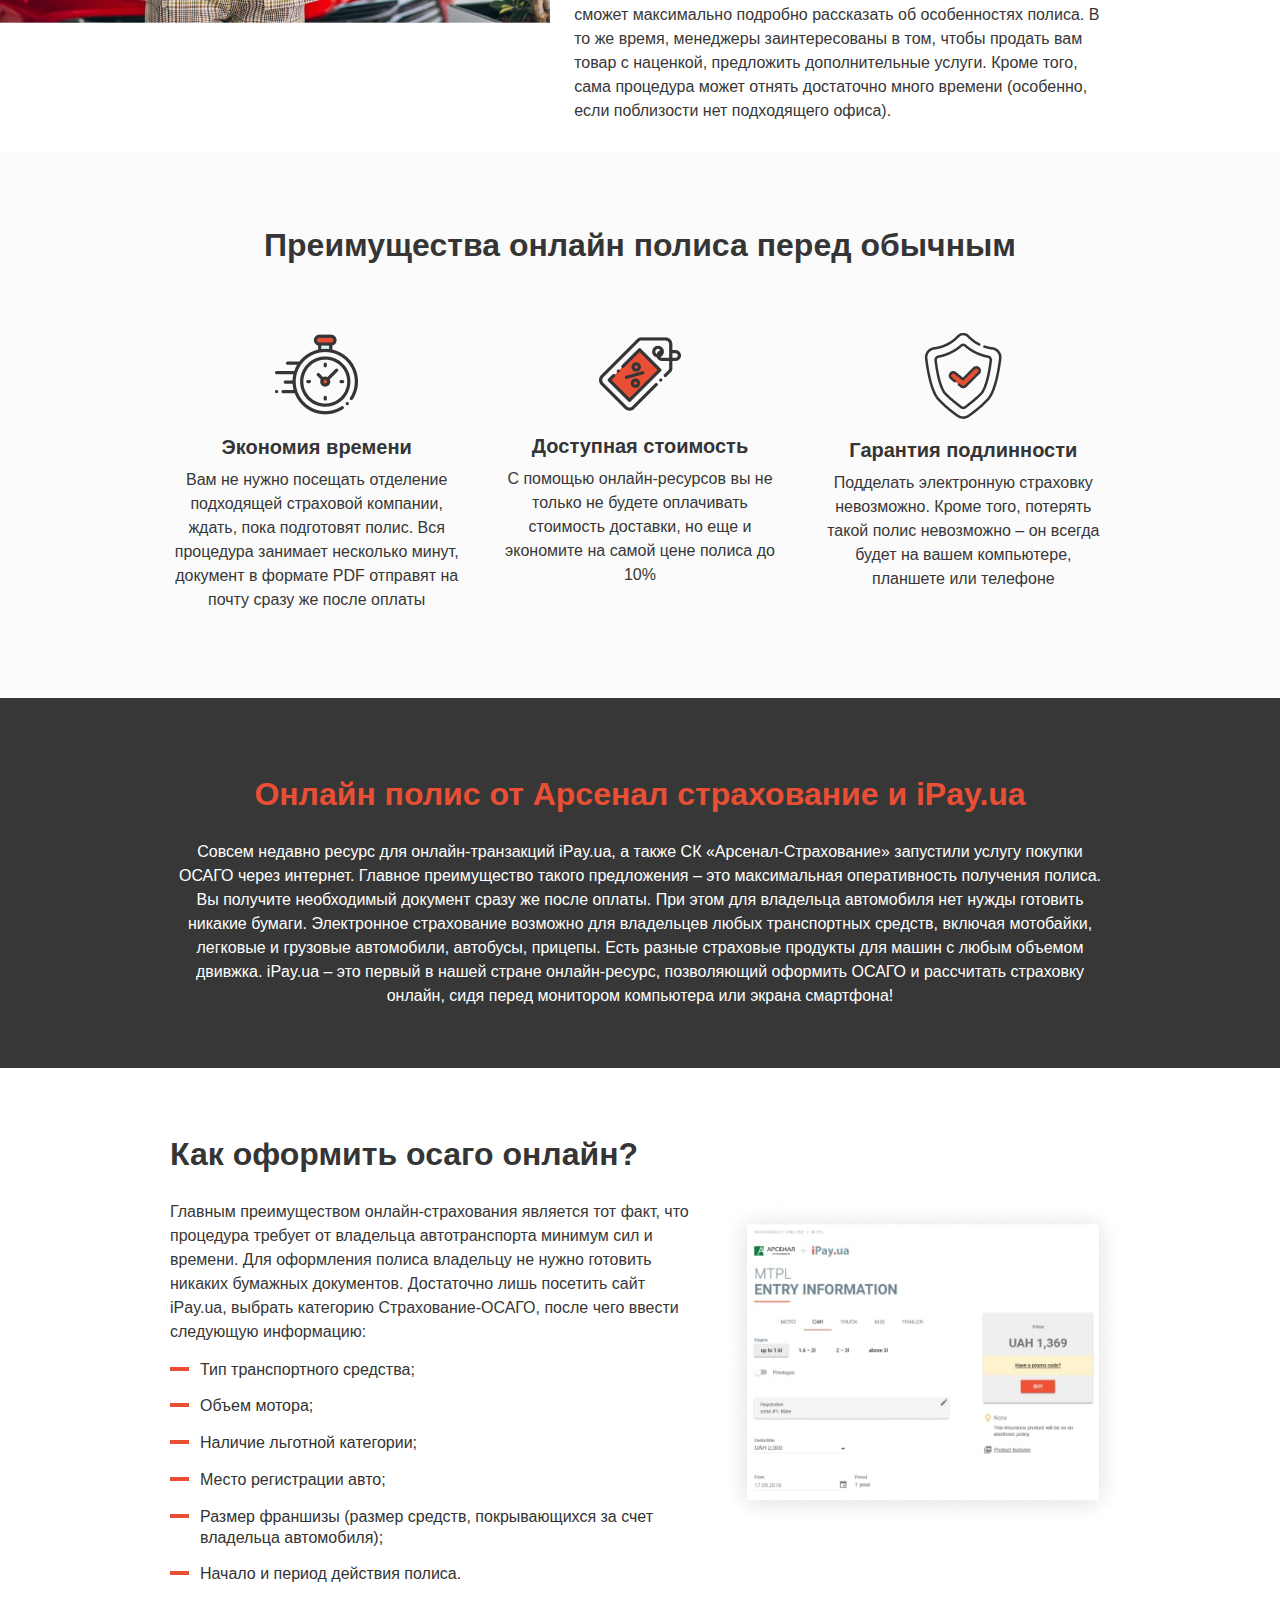
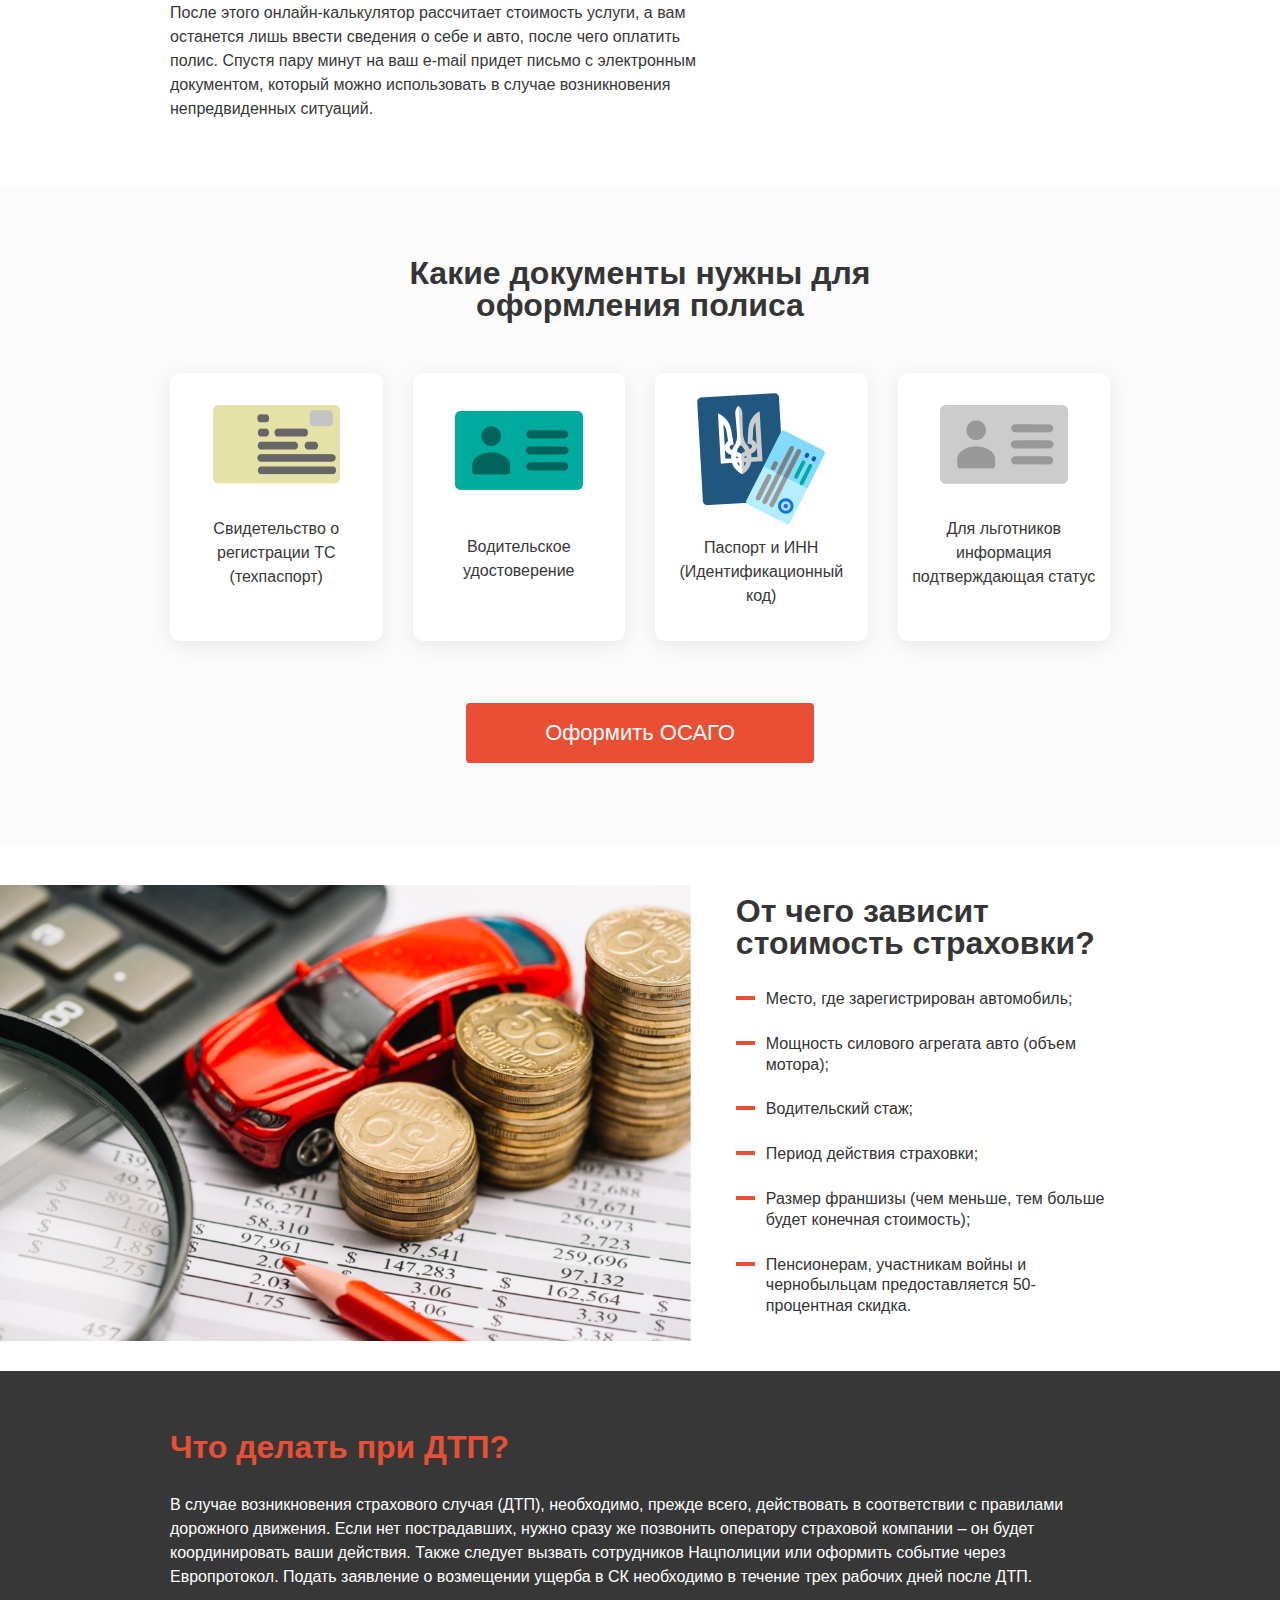
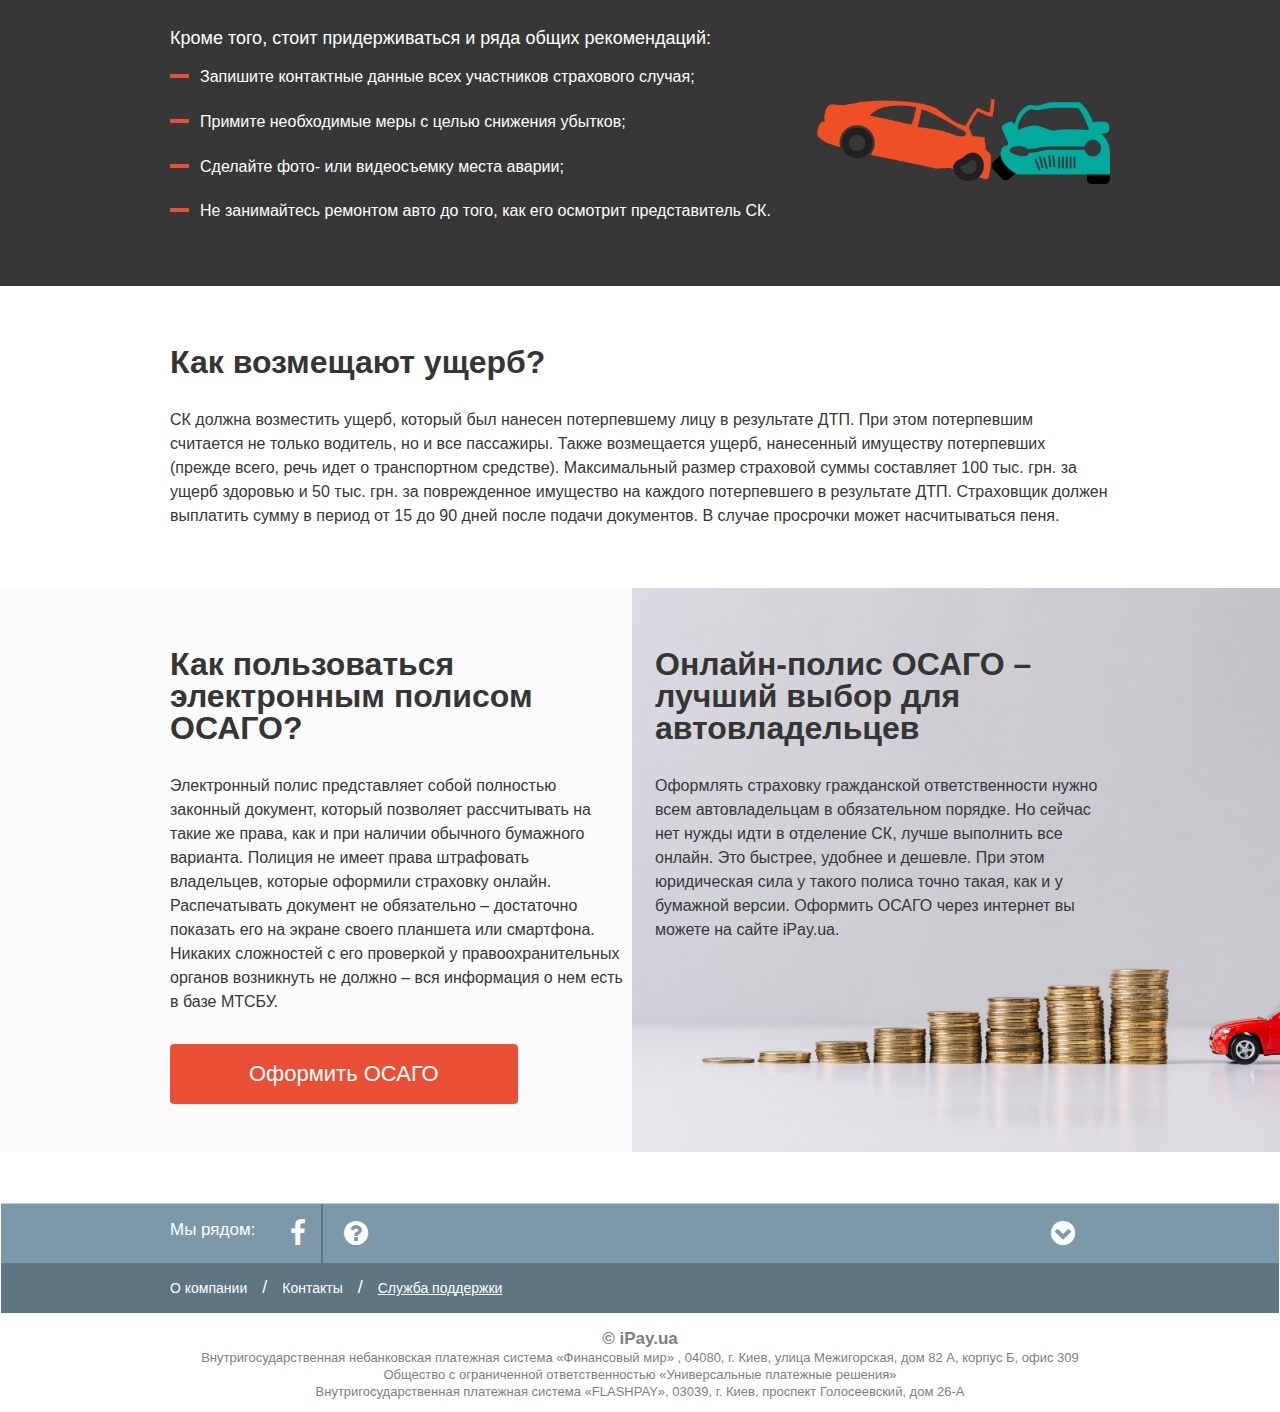
<file: osago.html>
<!DOCTYPE html>
<html lang="ru-RU">
<head>
 
  <meta charset="UTF-8">
  <meta name="viewport" content="width=device-width, initial-scale=1">
  <title>Insurance OSAGO - iPay.ua</title>
  <meta name="description" content="Быстрые электронные платежи без ввода данных карт! Покупайте товары и оплачивайте услуги в один клик!">
          
  <!-- <link href="css/styles-masterpass.css" rel="stylesheet"> -->
  <link href="css/styles-insurance.css" rel="stylesheet">
  <link href="css/bootstrap.css" rel="stylesheet">
  <link href="css/style-head-foot.css" rel="stylesheet">
  <link href="css/styles.css" rel="stylesheet">
  <link href="css/category.css" rel="stylesheet">
  <link href="css/font-awesome.min.css" rel="stylesheet">
  <link href="css/main-page-new.css" rel="stylesheet">
  <link href="css/custom-bootstrap-margin-padding.css" rel="stylesheet">

  <style>
    @media screen and (max-width: 767px) {
      #header .account span.btn-logout {
        display: block!important;
      }
      .account i.i-logout {
        display:none!important
      }
    }
  </style>  
                      
</head>
<body>
 
  <!-- main header -->
  <header id="header" class="main" style="height: 80px;">
    <div class="container">
      <div class="row">
        <div class="col-md-6 col-sm-6 col-xs-7">
          <a href="/ru" title="iPay.ua" name="iPay.ua">
            <div class="logo-wrap"></div>
          </a>
          <div class="active-users hidden-xs">
            <span class="count">
              <i class="fa fa-male fa-2x" aria-hidden="true"></i>
              245
            </span>
          </div>
        </div>
        <div class="col-md-6 col-sm-6 text-right col-xs-5">
          <div class="lang-switcher" >
            <div class="current-lang">
              <a name="chooseLang" class="icon pointer">
                <i class="fa fa-language fa-2x"></i>
                <span class="hidden-sm mainMenu-text-item">
                 РУС
                </span>
                <i></i>
              </a>
            </div>
            <div class="chooseLang" style="display:none">
              <div class="tab">
                <a href="/ua/masterpass" class="tr">
                  <div class="td">
                     УКР
                 </div>
                </a>
                <a href="/en/masterpass" class="tr">
                  <div class="td">
                     ENG
                 </div>
                </a>
              </div>
            </div>
          </div>
          <div class="account">
            <a href="/ru/user/signin">
              <i></i>
              <span class="hidden-xs">Войти</span>
            </a>
          </div>
        </div>
      </div>
    </div>
  </header><!-- end main header -->

  <!-- breadcrumbs -->
  <div class="breadcrumbs">
    <div class="container">
      <div class="row">
        <div class="col-sm-12">
          <ul class="breadcrumbs-list">
            <li>
              <a href="#">Главная</a>
            </li>
            <li>
              <a href="#">Платежи</a>
            </li>
            <li>
              <span>Банки и Страхование</span>
            </li>
          </ul>
        </div>
      </div>
    </div>
  </div>

  <!-- main section -->
  <main class="insurance-main-section">

    <!-- title section -->
    <section class="insurance-title osago-title">
      <div class="container">
        <div class="row">
          <div class="col-sm-7 col-lg-6 pr-lg-0">
            <h1>Автогражданка (ОСАГО)</h1>
            <p>Езда на автомобиле всегда связана с различными рисками, особенно вероятность столкновения  дорогостоящими машинами. Именно для таких случаев и требуется страховка авто ОСАГО, которая позволит избежать финансовых издержек при возникновении непредвиденных ситуаций.</p>
            <a href="#" class="btn btn-insurance">Оформить ОСАГО</a>
          </div>
        </div>
      </div>
    </section><!-- end title section -->

    <!-- about insurance section -->
    <section class="insurance-about insurance-dark">
      <div class="container">
        <div class="row">
          <div class="col-sm-12">
            <h2>Что такое Автогражданка (ОСАГО)?</h2>
            <p>Страховка на машину ОСАГО является формой государственной защиты людей, которые пострадали в результате дорожно-транспортных происшествий. Фактически, она представляет собой обязательное страхование гражданско-правовой ответственности владельцев транспорта. С ее помощью компенсируется ущерб лицам, которые понесли ущерб во время ДТП. ОСАГО покрывает расходы, которые возникнут у виновника аварии.</p>
            <h4>Страховщик оплачивает:</h4>
            <ul class="insurance-list">
              <li>Ремонт пострадавшей машины;</li>
              <li>Лечение водителя и пасажиров;</li>
              <li>Восстановление поврежденного имущества третьих лиц (забор, стена дома и прочая недвижимость).</li>
            </ul>
            <p>Большинство людей полис ОСАГО называют Автогражданкой. Необходимо еще раз подчеркнуть, что такая разновидность страхования является обязательной. Без страховки садиться за руль автомобиля запрещено. Кроме того, с ее помощью можно получить возмещение даже в том случае, если в результате ДТП вы понесли ущерб, а у виновника ОСАГО нет. Действует страховка в течение периода от 15 дней до 1 года.</p>
          </div>
        </div>
      </div>
    </section><!-- end about insurance section -->

    <!-- insurance types section -->
    <section class="insurance-types osago-types">
      <div class="container">
        <div class="row">
          <div class="col-sm-8 col-md-7 col-sm-offset-4 col-md-offset-5">
            <h2>Какие автогражданки бывают?</h2>
          </div>
          <div class="col-sm-8 col-md-7 col-sm-offset-4 col-md-offset-5">
            <h3>Онлайн-полис</h3>
            <p>Страховка авто онлайн – это наиболее оптимальный способ защитить себя от серьезных материальных издержек при возникновении дорожно-транспортного происшествия. Документ имеет точно такую же юридическую силу, как и обычная страховка. После оплаты всей стоимости полис вышлют вам на e-mail в формате PDF. Он будет зафиксирован в базе МТСБУ и проверяется полицией. Проверить действительность полиса можно по номерному знаку авто или номеру страховки на сайте МТСБУ.</p>
          </div>
          <div class="col-sm-12 col-md-7 col-sm-offset-0 col-md-offset-5">
            <h3>Обычная (бумажная) страховка</h3>
            <p>Это традиционный вариант, когда вы посещаете офис. Его преимущество состоит в том, что сотрудник страховой компании сможет максимально подробно рассказать об особенностях полиса. В то же время, менеджеры заинтересованы в том, чтобы продать вам товар с наценкой, предложить дополнительные услуги. Кроме того, сама процедура может отнять достаточно много времени (особенно, если поблизости нет подходящего офиса).</p>
          </div>          
        </div>
      </div>
    </section><!-- end insurance types section -->

    <!-- insurance advantages section -->
    <section class="insurance-advantages">
      <div class="container">
        <div class="row">
          <div class="col-sm-12 text-center">
            <h2>Преимущества онлайн полиса перед обычным</h2>
          </div>
        </div>
        <div class="row">
          <div class="col-sm-6 col-md-4">
            <div class="advantages-card text-center">
              <img src="img/insurance/advantage-clock.png" alt="Icon">
              <h3>Экономия времени</h3>
              <p>Вам не нужно посещать отделение подходящей страховой компании,  ждать, пока подготовят полис. Вся процедура занимает несколько минут, документ в формате PDF отправят на почту сразу же после оплаты</p>
            </div>
          </div>
          <div class="col-sm-6 col-md-4">
            <div class="advantages-card text-center">
              <img src="img/insurance/advantage-sale.png" alt="Icon">
              <h3>Доступная стоимость</h3>
              <p>С помощью онлайн-ресурсов вы не только не будете оплачивать стоимость доставки, но еще и экономите на самой цене полиса до 10%</p>
            </div>
          </div>
          <div class="col-sm-6 col-sm-offset-3 col-md-4 col-md-offset-0">
            <div class="advantages-card text-center">
              <img src="img/insurance/advantage-shield.png" alt="Icon">
              <h3>Гарантия подлинности</h3>
              <p>Подделать электронную страховку невозможно. Кроме того, потерять такой полис невозможно – он всегда будет на вашем компьютере, планшете или телефоне</p>
            </div>
          </div>
        </div>
      </div>
    </section><!-- end insurance advantages section -->

    <!-- about insurance section -->
    <section class="insurance-about insurance-dark text-center">
      <div class="container">
        <div class="row">
          <div class="col-sm-12">
            <h2>Онлайн полис от Арсенал страхование и iPay.ua</h2>
            <p>Совсем недавно ресурс для онлайн-транзакций iPay.ua, а также СК «Арсенал-Страхование» запустили услугу покупки ОСАГО через интернет. Главное преимущество такого предложения – это максимальная оперативность получения полиса. Вы получите необходимый документ сразу же после оплаты. При этом для владельца автомобиля нет нужды готовить никакие бумаги. Электронное страхование возможно для владельцев любых транспортных средств, включая мотобайки, легковые и грузовые автомобили, автобусы, прицепы. Есть разные страховые продукты для машин с любым объемом двивжка. iPay.ua – это первый в нашей стране онлайн-ресурс, позволяющий оформить ОСАГО и рассчитать страховку онлайн, сидя перед монитором компьютера или экрана смартфона!</p>
          </div>
        </div>
      </div>
    </section><!-- end about insurance section -->

    <!-- insurance get online section -->
    <section class="insurance-get">
      <div class="container">
        <div class="row">
          <div class="col-sm-12">
            <h2>Как оформить осаго онлайн?</h2>
          </div>
        </div>
        <div class="row">
          <div class="col-sm-12 col-md-7">
            <p>Главным преимуществом онлайн-страхования является тот факт, что процедура требует от владельца автотранспорта минимум сил и времени. Для оформления полиса владельцу не нужно готовить никаких бумажных документов. Достаточно лишь посетить сайт iPay.ua, выбрать категорию Страхование-ОСАГО, после чего ввести следующую информацию:</p>
            <ul class="insurance-list">
              <li>Тип транспортного средства;</li>
              <li>Объем мотора;</li>
              <li>Наличие льготной категории;</li>
              <li>Место регистрации авто;</li>
              <li>Размер франшизы (размер средств, покрывающихся за счет владельца автомобиля);</li>
              <li>Начало и период действия полиса.</li>
            </ul>
            <p>После этого онлайн-калькулятор рассчитает стоимость услуги, а вам останется лишь ввести сведения о себе и авто, после чего оплатить полис. Спустя пару минут на ваш e-mail придет письмо с электронным документом, который можно использовать в случае возникновения непредвиденных ситуаций.</p>
          </div>
          <div class="col-sm-12 col-md-5 insurance-get-img">
            <img src="img/insurance/osago-get.jpg" alt="Image" class="img-responsive">
          </div>
        </div>
      </div>
    </section><!-- end insurance get online section -->

    <!-- insurance documents section -->
    <section class="insurance-documents">
      <div class="container">
        <div class="row">
          <div class="col-sm-12 col-lg-8 col-lg-offset-2 text-center">
            <h2>Какие документы нужны для оформления полиса</h2>
          </div>
        </div>
        <div class="row">
          <div class="col-sm-6 col-md-3 documents-card-wrapper">
            <div class="documents-card text-center">
              <img src="img/insurance/osago-doc1.png" alt="Image">
              <p>Свидетельство о регистрации ТС (техпаспорт)</p>
            </div>
          </div>
          <div class="col-sm-6 col-md-3 documents-card-wrapper">
            <div class="documents-card text-center">
              <img src="img/insurance/osago-doc2.png" alt="Image">
              <p>Водительское удостоверение</p>
            </div>
          </div>
          <div class="col-sm-6 col-md-3 documents-card-wrapper">
            <div class="documents-card text-center">
              <img src="img/insurance/osago-doc3.png" alt="Image">
              <p>Паспорт и ИНН (Идентификационный код)</p>
            </div>
          </div>
          <div class="col-sm-6 col-md-3 documents-card-wrapper">
            <div class="documents-card text-center">
              <img src="img/insurance/osago-doc4.png" alt="Image">
              <p>Для льготников информация подтверждающая статус</p>
            </div>
          </div>
        </div>
        <div class="row">
          <div class="col-sm-12 text-center documents-btn">
            <a href="#" class="btn btn-insurance">Оформить ОСАГО</a>
          </div>
        </div>
      </div>
    </section><!-- end insurance documents section -->

    <!-- insurance cost section -->
    <section class="insurance-cost osago-cost">
      <div class="container">
        <div class="row">
          <div class="col-sm-8 col-md-5 col-sm-offset-4 col-md-offset-7">
            <h2>От чего зависит стоимость страховки?</h2>
          </div>
          <div class="col-sm-8 col-md-5 col-sm-offset-4 col-md-offset-7">
            <ul class="insurance-list">
              <li>Место, где зарегистрирован автомобиль;</li>
              <li>Мощность силового агрегата авто (объем мотора);</li>
              <li>Водительский стаж;</li>
              <li>Период действия страховки;</li>
              <li>Размер франшизы (чем меньше, тем больше будет конечная стоимость);</li>
              <li>Пенсионерам, участникам войны и чернобыльцам предоставляется 50-процентная скидка.</li>
            </ul>
          </div>        
        </div>
      </div>
    </section><!-- end insurance cost section -->

    <!-- insurance accident section -->
    <section class="insurance-about insurance-dark insurance-accident">
      <div class="container">
        <div class="row">
          <div class="col-sm-12">
            <h2>Что делать при ДТП?</h2>
            <p>В случае возникновения страхового случая (ДТП), необходимо, прежде всего, действовать в соответствии с правилами дорожного движения. Если нет пострадавших, нужно сразу же позвонить оператору страховой компании – он будет координировать ваши действия. Также следует вызвать сотрудников Нацполиции или оформить событие через Европротокол. Подать заявление о возмещении ущерба в СК необходимо в течение трех рабочих дней после ДТП.</p>
            <div class="row">
              <div class="col-sm-12 col-md-8">
                <h4>Кроме того, стоит придерживаться и ряда общих рекомендаций:</h4>
                <ul class="insurance-list">
                  <li>Запишите контактные данные всех участников страхового случая;</li>
                  <li>Примите необходимые меры с целью снижения убытков;</li>
                  <li>Сделайте фото- или видеосъемку места аварии;</li>
                  <li>Не занимайтесь ремонтом авто до того, как его осмотрит представитель СК.</li>
                </ul>
              </div>
              <div class="col-sm-5 col-md-4">
                <img src="img/insurance/osago-accident.png" alt="Image" class="img-responsive">
              </div>
            </div>
          </div>
        </div>
      </div>
    </section><!-- end insurance accident section -->

    <!-- insurance idemnification section -->
    <section class="insurance-idemnification">
      <div class="container">
        <div class="row">
          <div class="col-sm-12">
            <h2>Как возмещают ущерб?</h2>
            <p>СК должна возместить ущерб, который был нанесен потерпевшему лицу в результате ДТП. При этом потерпевшим считается не только водитель, но и все пассажиры. Также возмещается ущерб, нанесенный имуществу потерпевших (прежде всего, речь идет о транспортном средстве). Максимальный размер страховой суммы составляет 100 тыс. грн. за ущерб здоровью и 50 тыс. грн. за поврежденное имущество на каждого потерпевшего в результате ДТП. Страховщик должен выплатить сумму в период от 15 до 90 дней после подачи документов. В случае просрочки может насчитываться пеня.</p>
          </div>
        </div>
      </div>
    </section><!-- end insurance idemnification section -->

    <!-- electronic policy section -->
    <section class="insurance-electronic">
      <div class="container">
        <div class="row">
          <div class="col-md-6 electronic-how-to">
            <h2>Как пользоваться электронным полисом ОСАГО?</h2>
            <p>Электронный полис представляет собой полностью законный документ, который позволяет рассчитывать на такие же права, как и при наличии обычного бумажного варианта. Полиция не имеет права штрафовать владельцев, которые оформили страховку онлайн. Распечатывать документ не обязательно – достаточно показать его на экране своего планшета или смартфона. Никаких сложностей с его проверкой у правоохранительных органов возникнуть не должно – вся информация о нем есть в базе  МТСБУ.</p>
            <a href="#" class="btn btn-insurance">Оформить ОСАГО</a>
          </div>
          <div class="col-md-6 electronic-img">
            <h2>Онлайн-полис ОСАГО – лучший выбор для автовладельцев</h2>
            <p>Оформлять страховку гражданской ответственности нужно всем автовладельцам в обязательном порядке. Но сейчас нет нужды идти в отделение СК, лучше выполнить все онлайн. Это быстрее, удобнее и дешевле. При этом юридическая сила у такого полиса точно такая, как и у бумажной версии. Оформить ОСАГО через интернет вы можете на сайте iPay.ua.</p>
          </div>
        </div>
      </div>
    </section>

  </main><!-- end main section -->
 
  <!-- main footer -->
  <footer id="i-bottom-foot">
    <nav class="navbar navbar-default i-foot" role="navigation">
      <div class="container-fluide foot-top">
        <div class="container" id="foot_top-navbar-collapse-social">
          <div class="row" >
            <div class=" col-md-4 col-sm-6 col-xs-9">
              <ul class="nav navbar-nav navbar-left foot_top-mainMenu">
                <li class="foot_top-mainMenu-label hidden-xs">Мы рядом:</li>
                <li>
                  <a rel="nofollow" href="https://www.facebook.com/iPay.ua" target="_blank">
                    <i class="fa fa-facebook fa-2x"></i>
                  </a>
                </li>
                <li>
                  <a href="/ru/faq" target="_blank">
                    <i class="fa fa-question-circle fa-2x foot-icon_and_text"></i>
                  </a>
                </li>
              </ul>
            </div>
            <div class="col-md-offset-7 col-md-1 col-sm-2 col-sm-offset-4 col-xs-3 foot_top-navbar-social"id="i-show-hide-foot">
              <ul class="nav navbar-nav navbar-right foot_top-mainMenu">
                <li class="foot_top-mainMenu-lastChild">
                  <a><i class="fa fa-chevron-circle-down fa-2x" id="chevron-change"></i></a>
                </li>
              </ul>
            </div>
          </div>
        </div>
      </div>
      <div class="container-fluide foot-bottom">
        <div class="container" id="foot_top-navbar-collapse">
          <div class="row">
            <div class="col-md-5 col-sm-8 col-xs-12">
              <ul class="nav navbar-nav navbar-left foot_bottom-mainMenu">
                <li>
                  <a id="foot-bottom-HIDE-aCompany-link">
                    <span class="text-capitalize">о</span> <span> компании</span>
                  </a>
                </li>
                <li class="foot_bottom-mainMenu-slash"><span>/</span></li>
                <li>
                  <a id="foot-bottom-HIDE-contacts">
                    <span class="text-capitalize">контакты</span>
                  </a>
                </li>
                <li class="foot_bottom-mainMenu-slash"><span>/</span></li>
                <li>
                  <a id="foot-bottom-HIDE-support">
                    <span class="text-capitalize">служба </span><span>поддержки</span>
                  </a>
                </li>
              </ul>
            </div>
            <div class="col-md-4 col-md-offset-3 col-sm-4 hidden-xs foot_top-navbar-cetificates"></div>
          </div>
          <div class="row foot-bottom-HIDE_info">
            <div class="col-md-12 col-sm-12 col-xs-12 foot-bottom-HIDE_info-aboutCompany" id="foot-bottom-HIDE-aCompany-link-block">
              <div class="row">
                <div class="col-md-4 col-sm-4 col-xs-12">
                  <ul>
                    <li>
                      <a href="/ru/about">
                        <span class="text-capitalize">о</span> компании 
                      </a>
                      <div class="pull-right visible-xs-inline-block visa-logo"></div>
                    </li>
                    <li>
                      <a href="/ru/partners">
                        <span class="text-capitalize">партнерам</span>
                      </a>
                    </li>
                    <li>
                      <a href="/ru/security">
                        <span class="text-capitalize">безопасность</span>
                      </a>
                      <div class="pull-right visible-xs-inline-block dss-logo"></div>
                    </li>
                    <li>
                      <a href="/ru/job">
                        <span class="text-capitalize">вакансии</span>
                      </a>
                    </li>
                  </ul>
                </div>
                <div class="col-md-4 col-sm-4 col-xs-12">
                  <ul>
                    <li>
                      <a href="/blog/akcii">
                        <span class="text-capitalize">акции</span>
                      </a>
                    </li>
                    <li>
                      <a href="/blog/news">
                        <span class="text-capitalize">новости</span>
                      </a>
                      <div class="pull-right visible-xs-inline-block mastercard-logo"></div>
                    </li>
                    <li>
                      <a href="/blog">
                        <span class="text-capitalize">блог</span>
                      </a>
                    </li>
                    <li>
                      <a href="/internet-acquiring-masterpass/index.html">
                        <span class="text-capitalize">Интернет Эквайринг Masterpass</span>
                      </a>
                    </li>
                  </ul>
                </div>
              </div>
            </div>
            <div class="col-md-12 col-sm-12 col-xs-12 foot-bottom-HIDE_info-contacts" id="foot-bottom-HIDE-contacts-block">
              <div class="row foot-bottom-HIDE_info-contacts">
                <div class="col-md-6 col-sm-6 col-xs-12">
                  <ul>
                    <li>
                      <i class="fa fa-clock-o fa-2x foot-icon_and_text"></i>Пн-Пт 9:00-18:00
                    </li>
                    <li>
                      <i class="fa fa-phone fa-2x foot-icon_and_text"></i>+38 044 502 50 75
                    </li>
                  </ul>
                </div>
                <div class="col-md-6 col-sm-6 col-xs-12">
                  <ul>
                    <li>
                      <i class="fa fa-envelope-o fa-2x foot-icon_and_text"></i>
                      <a href="mailto:sales@ipay.ua" >sales@ipay.ua</a>
                      <span>- отдел продаж</span>
                    </li>
                    <li>
                      <i class="fa fa-envelope-o fa-2x foot-icon_and_text"></i>
                      <a href="mailto:marketing@ipay.ua">marketing@ipay.ua </a>
                      <span>- отдел маркетинга</span>
                    </li>
                  </ul>
                </div>
                <div class="col-md-12 col-sm-12 col-xs-12">
                  <ul>
                    <li>
                      <i class="fa fa-map-marker fa-2x foot-icon_and_text"></i> г. Киев  ул. Нижнеюрковская, 45а ООО "Универсальный дата центр"
                    </li>
                  </ul>
                </div>
              </div>
            </div>
            <div class="col-md-12 col-sm-12 col-xs-12 foot-bottom-HIDE_info-support" id="foot-bottom-HIDE-support-block">
              <div class="row">
                <div class="col-md-3 col-sm-4 col-xs-12">
                  <ul>
                    <li>
                      <i class="fa fa-clock-o fa-2x foot-icon_and_text"></i>
                      <span class="text-capitalize">пн</span> - <span class="text-capitalize">пт </span>8:00 - 22:00
                    </li>
                    <li>
                      <i class="fa fa-clock-o fa-2x foot-icon_and_text"></i>
                      <span class="text-capitalize">сб</span> - <span class="text-capitalize">нд </span>9:00 - 21:00
                    </li>
                  </ul>
                </div>
                <div class="col-md-5 col-md-offset-1 col-sm-4 col-xs-12 foot-bottom-HIDE-item">
                  <ul>
                    <li>
                      <i class="fa fa-mobile fa-2x foot-icon_and_text"></i>
                      <span>
                        <a href="tel:0800601160">0 800 60 11 60</a>
                      </span>
                    </li>
                    <li style="line-height: 30px;font-size: 16px;padding-left: 10px;white-space: nowrap;">БЕСПЛАТНО С МОБИЛЬНЫХ</li>
                    <li>
                      <i class="fa fa-phone    fa-2x foot-icon_and_text"></i>
                      <span>
                        <a href="tel:+380445021160">+38 044 502 11 60</a>
                      </span>
                    </li>
                    <li style="line-height: 30px;font-size: 16px;padding-left: 10px;white-space: nowrap;">ДЛЯ МЕЖДУНАРОДНЫХ ЗВОНКОВ</li>
                  </ul>
                </div>
                <div class="col-md-3 col-sm-4 col-xs-12">
                  <ul>
                    <li>
                      <i class="fa fa-envelope-o fa-2x foot-icon_and_text"></i>
                      <a href="mailto:help@ipay.ua">help@ipay.ua</a>
                    </li>
                    <li>
                      <i class="fa fa-question-circle fa-2x foot-icon_and_text"></i>
                      <a href="/ru/faq/answer-1">
                        <span class="text-capitalize">вопрос - </span>
                        ответ
                      </a>
                    </li>
                  </ul>
                </div>
              </div>
            </div>
          </div>
        </div>
      </div>
      <div class="container">
        <div class="row text-center i-copyRight">
          <div class="col-md-12 col-sm-12 col-xs-12">
            <p class="i-cR-logo">© іPay.ua</p>
            <p>Внутригосударственная небанковская платежная система «Финансовый мир» , 04080, г. Киев, улица Межигорская, дом 82 А, корпус Б, офис 309<br>Общество с ограниченной ответственностью «Универсальные платежные решения»<br>Внутригосударственная платежная система «FLASHPAY», 03039, г. Киев, проспект Голосеевский, дом 26-А </p>
          </div>
        </div>
      </div>
    </nav>

  </footer><!-- end main footer -->
  
  <script src="js/jquery.js"></script>
  <script src="js/bootstrap.js"></script>
  <script src="js/menu_foot_head.min.js"></script>

</body>
</html>
</file>
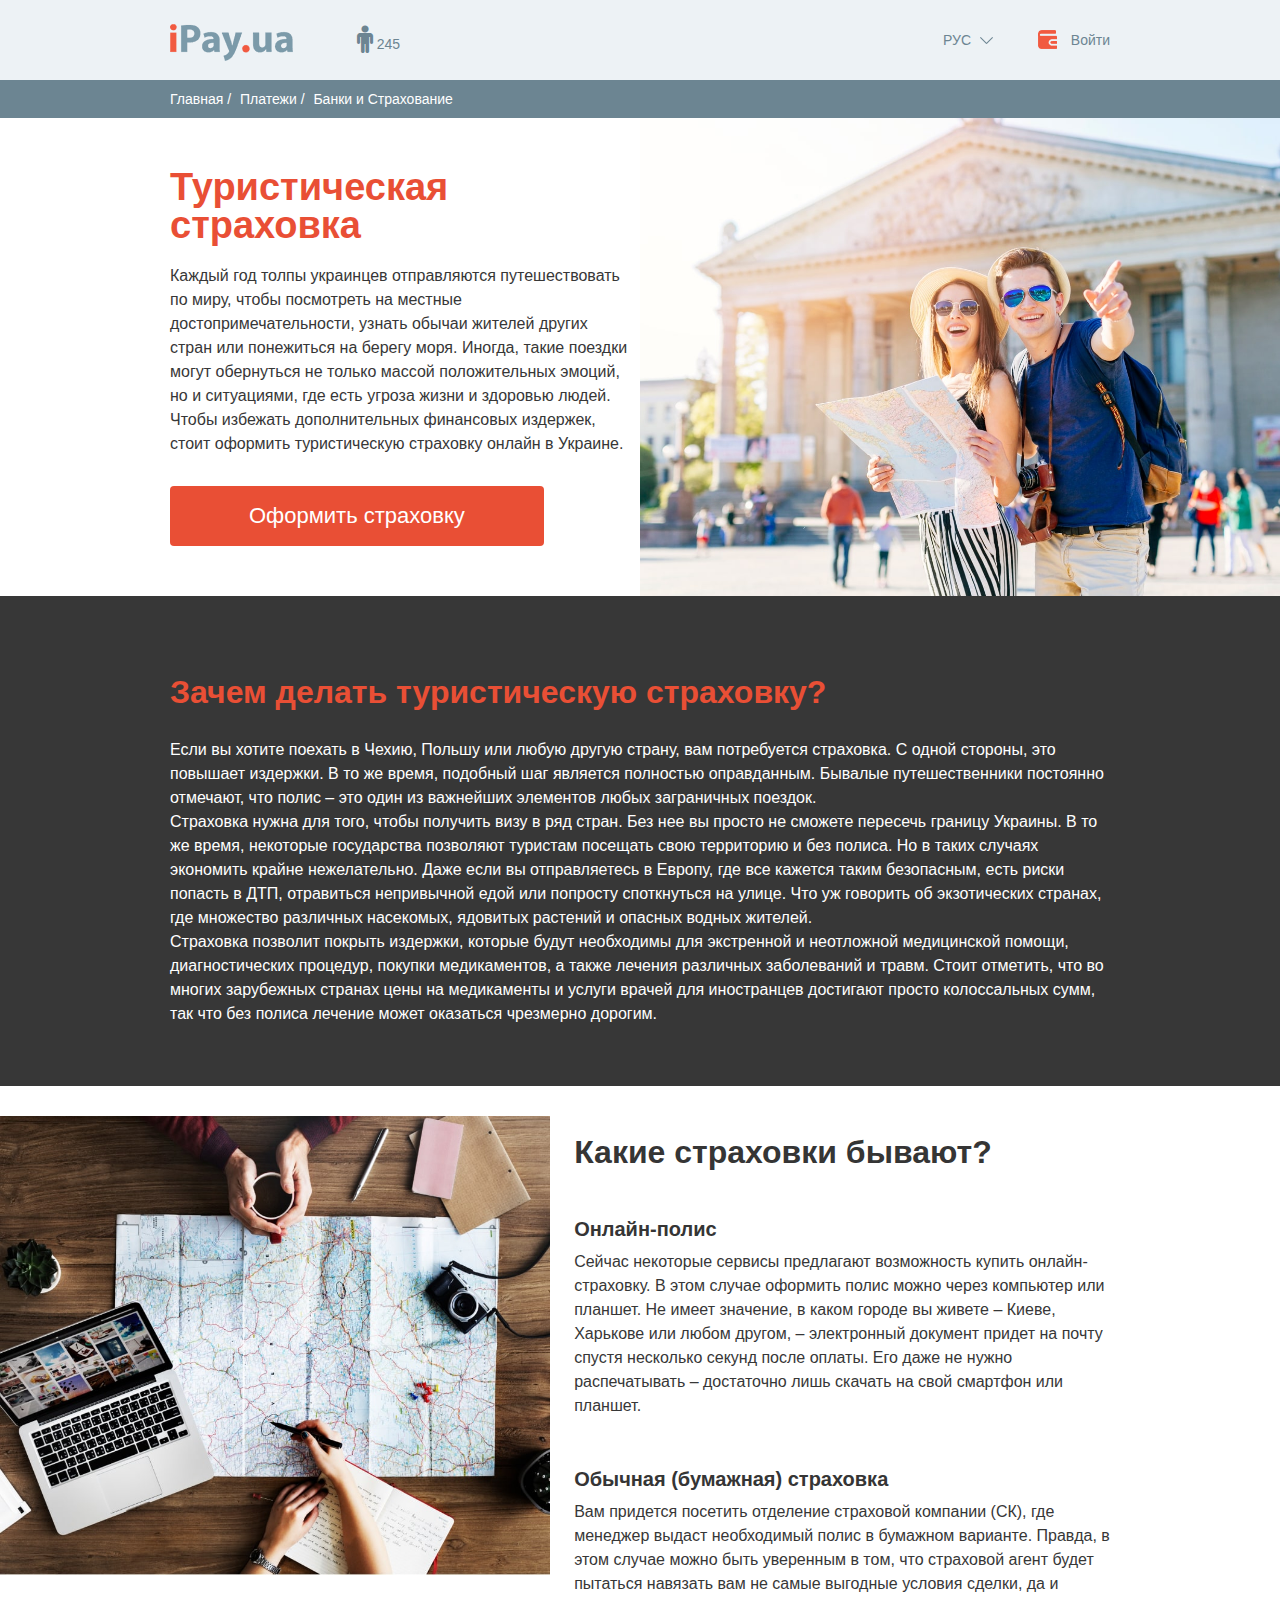
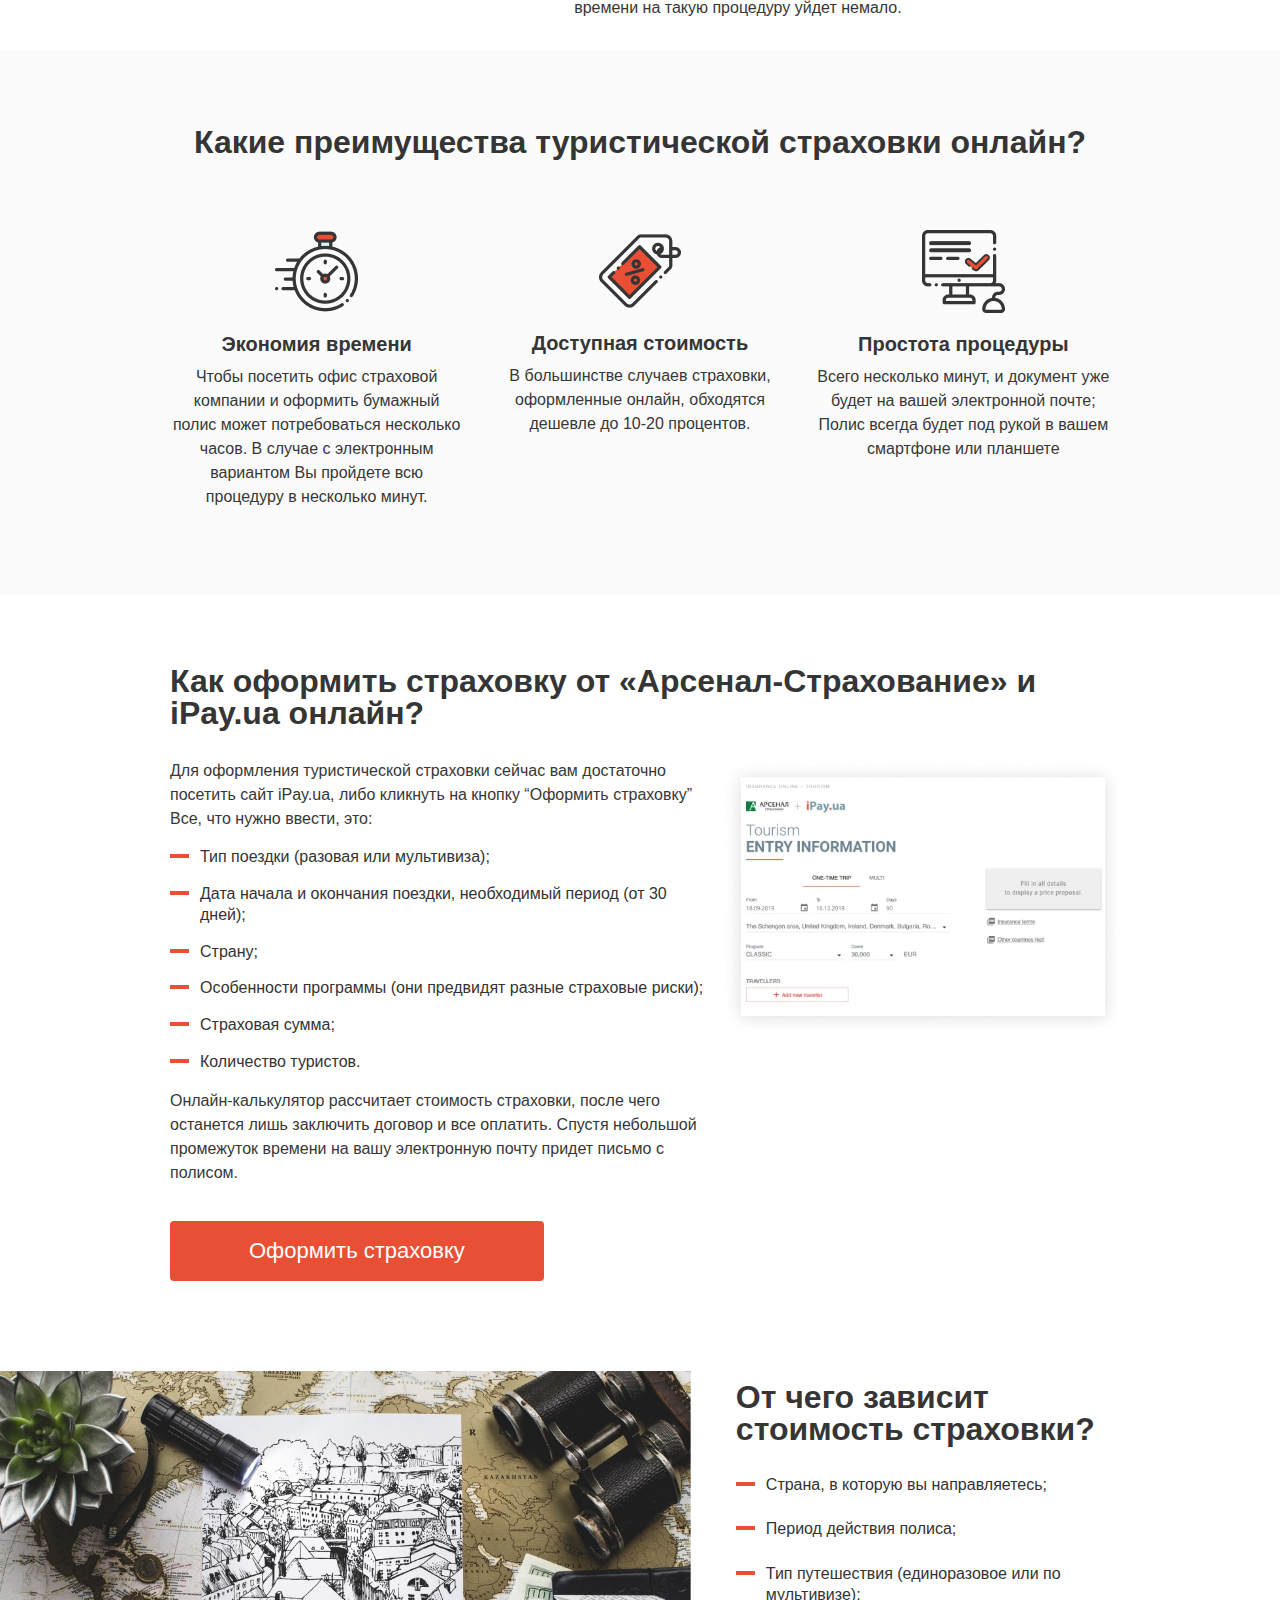
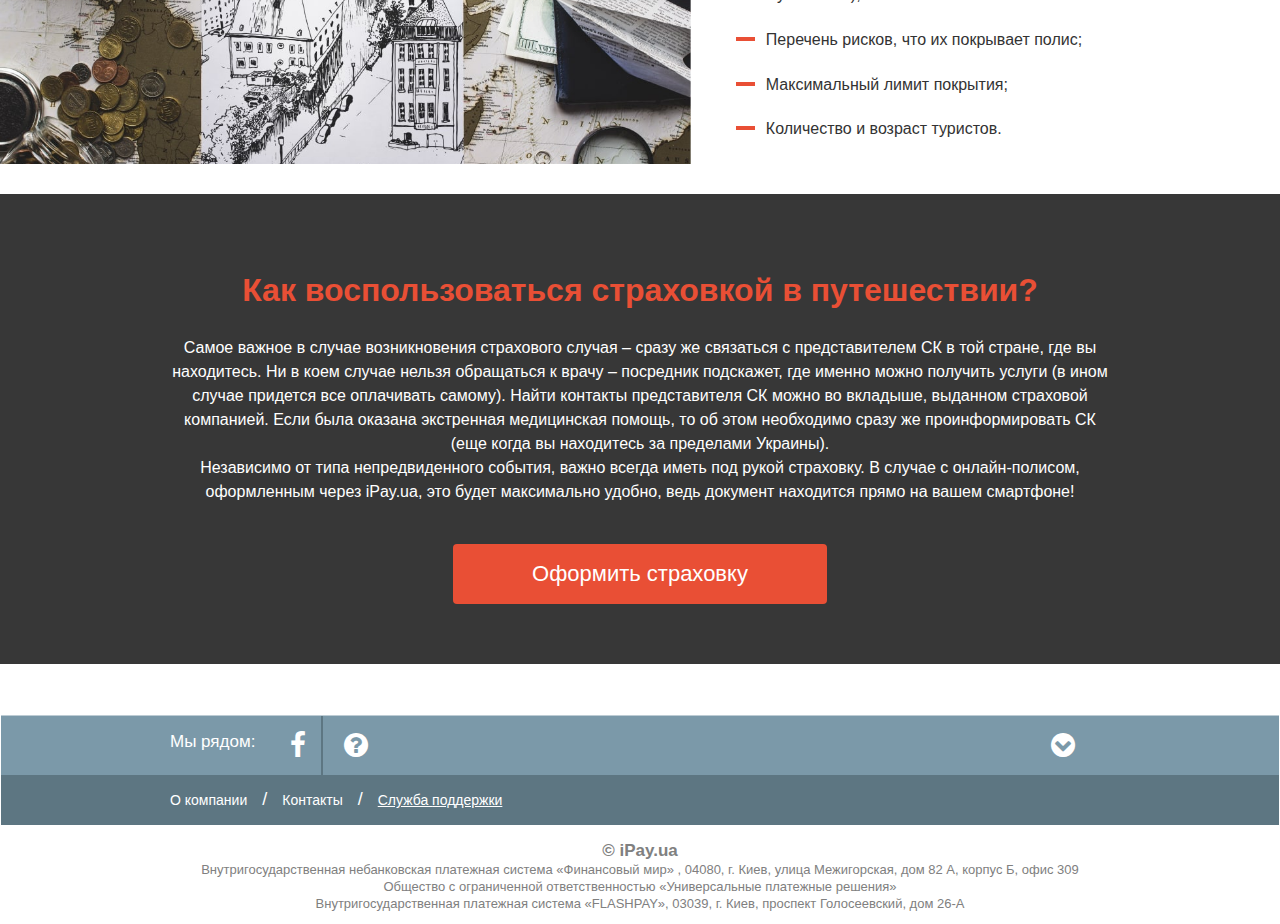
<file: tourist.html>
<!DOCTYPE html>
<html lang="ru-RU">
<head>
 
  <meta charset="UTF-8">
  <meta name="viewport" content="width=device-width, initial-scale=1">
  <title>Insurance Tourist - iPay.ua</title>
  <meta name="description" content="Быстрые электронные платежи без ввода данных карт! Покупайте товары и оплачивайте услуги в один клик!">
          
  <!-- <link href="css/styles-masterpass.css" rel="stylesheet"> -->
  <link href="css/styles-insurance.css" rel="stylesheet">
  <link href="css/bootstrap.css" rel="stylesheet">
  <link href="css/style-head-foot.css" rel="stylesheet">
  <link href="css/styles.css" rel="stylesheet">
  <link href="css/category.css" rel="stylesheet">
  <link href="css/font-awesome.min.css" rel="stylesheet">
  <link href="css/main-page-new.css" rel="stylesheet">
  <link href="css/custom-bootstrap-margin-padding.css" rel="stylesheet">

  <style>
    @media screen and (max-width: 767px) {
      #header .account span.btn-logout {
        display: block!important;
      }
      .account i.i-logout {
        display:none!important
      }
    }
  </style>  
                      
</head>
<body>
 
  <!-- main header -->
  <header id="header" class="main" style="height: 80px;">
    <div class="container">
      <div class="row">
        <div class="col-md-6 col-sm-6 col-xs-7">
          <a href="/ru" title="iPay.ua" name="iPay.ua">
            <div class="logo-wrap"></div>
          </a>
          <div class="active-users hidden-xs">
            <span class="count">
              <i class="fa fa-male fa-2x" aria-hidden="true"></i>
              245
            </span>
          </div>
        </div>
        <div class="col-md-6 col-sm-6 text-right col-xs-5">
          <div class="lang-switcher" >
            <div class="current-lang">
              <a name="chooseLang" class="icon pointer">
                <i class="fa fa-language fa-2x"></i>
                <span class="hidden-sm mainMenu-text-item">
                 РУС
                </span>
                <i></i>
              </a>
            </div>
            <div class="chooseLang" style="display:none">
              <div class="tab">
                <a href="/ua/masterpass" class="tr">
                  <div class="td">
                     УКР
                 </div>
                </a>
                <a href="/en/masterpass" class="tr">
                  <div class="td">
                     ENG
                 </div>
                </a>
              </div>
            </div>
          </div>
          <div class="account">
            <a href="/ru/user/signin">
              <i></i>
              <span class="hidden-xs">Войти</span>
            </a>
          </div>
        </div>
      </div>
    </div>
  </header><!-- end main header -->

  <!-- breadcrumbs -->
  <div class="breadcrumbs">
    <div class="container">
      <div class="row">
        <div class="col-sm-12">
          <ul class="breadcrumbs-list">
            <li>
              <a href="#">Главная</a>
            </li>
            <li>
              <a href="#">Платежи</a>
            </li>
            <li>
              <span>Банки и Страхование</span>
            </li>
          </ul>
        </div>
      </div>
    </div>
  </div>

  <!-- main section -->
  <main class="insurance-main-section">

    <!-- title section -->
    <section class="insurance-title tourist-title">
      <div class="container">
        <div class="row">
          <div class="col-sm-7 col-lg-6 pr-lg-0">
            <h1>Туристическая страховка</h1>
            <p>Каждый год толпы украинцев отправляются путешествовать по миру, чтобы  посмотреть на местные достопримечательности, узнать обычаи жителей других стран или понежиться на берегу моря. Иногда, такие поездки могут обернуться не только массой положительных эмоций, но и ситуациями, где есть угроза жизни и здоровью людей. Чтобы избежать дополнительных финансовых издержек, стоит оформить туристическую страховку онлайн в Украине.</p>
            <a href="#" class="btn btn-insurance">Оформить страховку</a>
          </div>
        </div>
      </div>
    </section><!-- end title section -->

    <!-- about insurance section -->
    <section class="insurance-about insurance-dark">
      <div class="container">
        <div class="row">
          <div class="col-sm-12">
            <h2>Зачем делать туристическую страховку?</h2>
            <p>Если вы хотите поехать в Чехию, Польшу или любую другую страну, вам потребуется страховка. С одной стороны, это повышает издержки. В то же время, подобный шаг является полностью оправданным. Бывалые путешественники постоянно отмечают, что полис – это один из важнейших элементов любых заграничных поездок.<br> Страховка нужна для того, чтобы получить визу в ряд стран. Без нее вы просто не сможете пересечь границу Украины. В то же время, некоторые государства позволяют туристам посещать свою территорию и без полиса. Но в таких случаях экономить крайне нежелательно. Даже если вы отправляетесь в Европу, где все кажется таким безопасным, есть риски попасть в ДТП, отравиться непривычной едой или попросту споткнуться на улице. Что уж говорить об экзотических странах, где множество различных насекомых, ядовитых растений и опасных водных жителей.<br> Страховка позволит покрыть издержки, которые будут необходимы для экстренной и неотложной медицинской помощи,  диагностических процедур, покупки медикаментов, а также лечения различных заболеваний и травм. Стоит отметить, что во многих зарубежных странах цены на медикаменты и услуги врачей для иностранцев достигают просто колоссальных сумм, так что без полиса лечение может оказаться чрезмерно дорогим.</p>
          </div>
        </div>
      </div>
    </section><!-- end about insurance section -->

    <!-- insurance types section -->
    <section class="insurance-types tourist-types">
      <div class="container">
        <div class="row">
          <div class="col-sm-8 col-md-7 col-sm-offset-4 col-md-offset-5">
            <h2>Какие страховки бывают?</h2>
          </div>
          <div class="col-sm-8 col-md-7 col-sm-offset-4 col-md-offset-5">
            <h3>Онлайн-полис</h3>
            <p>Сейчас некоторые сервисы предлагают возможность купить онлайн-страховку. В этом случае оформить полис можно через компьютер или планшет. Не имеет значение, в каком городе вы живете – Киеве, Харькове или любом другом, – электронный документ придет на почту спустя несколько секунд после оплаты. Его даже не нужно распечатывать – достаточно лишь скачать на свой смартфон или планшет.</p>
          </div>
          <div class="col-sm-12 col-md-7 col-sm-offset-0 col-md-offset-5">
            <h3>Обычная (бумажная) страховка</h3>
            <p>Вам придется посетить отделение страховой компании (СК), где менеджер выдаст необходимый полис в бумажном варианте. Правда, в этом случае можно быть уверенным в том, что страховой агент будет пытаться навязать вам не самые выгодные условия сделки, да и времени на такую процедуру уйдет немало.</p>
          </div>          
        </div>
      </div>
    </section><!-- end insurance types section -->

    <!-- insurance advantages section -->
    <section class="insurance-advantages">
      <div class="container">
        <div class="row">
          <div class="col-sm-12 text-center">
            <h2>Какие преимущества туристической страховки онлайн?</h2>
          </div>
        </div>
        <div class="row">
          <div class="col-sm-6 col-md-4">
            <div class="advantages-card text-center">
              <img src="img/insurance/advantage-clock.png" alt="Icon">
              <h3>Экономия времени</h3>
              <p>Чтобы посетить офис страховой компании и оформить бумажный полис может потребоваться несколько часов. В случае с электронным вариантом Вы пройдете всю процедуру в несколько минут.</p>
            </div>
          </div>
          <div class="col-sm-6 col-md-4">
            <div class="advantages-card text-center">
              <img src="img/insurance/advantage-sale.png" alt="Icon">
              <h3>Доступная стоимость</h3>
              <p>В большинстве случаев страховки, оформленные онлайн, обходятся дешевле до 10-20 процентов.</p>
            </div>
          </div>
          <div class="col-sm-6 col-sm-offset-3 col-md-4 col-md-offset-0">
            <div class="advantages-card text-center">
              <img src="img/insurance/advantage-simplicity.png" alt="Icon">
              <h3>Простота процедуры</h3>
              <p>Всего несколько минут, и документ уже будет на вашей электронной почте; Полис всегда будет под рукой в вашем смартфоне или планшете</p>
            </div>
          </div>
        </div>
      </div>
    </section><!-- end insurance advantages section -->

    <!-- insurance get online section -->
    <section class="insurance-get">
      <div class="container">
        <div class="row">
          <div class="col-sm-12">
            <h2>Как оформить страховку от «Арсенал-Страхование» и iPay.ua онлайн?</h2>
          </div>
        </div>
        <div class="row">
          <div class="col-sm-12 col-md-7">
            <p>Для оформления туристической страховки сейчас вам достаточно посетить сайт iPay.ua, либо кликнуть на кнопку “Оформить страховку” Все, что нужно ввести, это:</p>
            <ul class="insurance-list">
              <li>Тип поездки (разовая или мультивиза);</li>
              <li>Дата начала и окончания поездки, необходимый период (от 30 дней);</li>
              <li>Страну;</li>
              <li>Особенности программы (они предвидят разные страховые риски);</li>
              <li>Страховая сумма;</li>
              <li>Количество туристов.</li>
            </ul>
            <p>Онлайн-калькулятор рассчитает стоимость страховки, после чего останется лишь заключить договор и все оплатить. Спустя небольшой промежуток времени на вашу электронную почту придет письмо с полисом.</p>
          </div>
          <div class="col-sm-12 col-md-5 insurance-get-img">
            <img src="img/insurance/tourist-get.jpg" alt="Image" class="img-responsive">
          </div>
        </div>
        <div class="row">
          <div class="col-sm-12 get-btn">
            <a href="#" class="btn btn-insurance">Оформить страховку</a>
          </div>
        </div>
      </div>
    </section><!-- end insurance get online section -->

    <!-- insurance cost section -->
    <section class="insurance-cost tourist-cost">
      <div class="container">
        <div class="row">
          <div class="col-sm-8 col-md-5 col-sm-offset-4 col-md-offset-7">
            <h2>От чего зависит стоимость страховки?</h2>
          </div>
          <div class="col-sm-8 col-md-5 col-sm-offset-4 col-md-offset-7">
            <ul class="insurance-list">
              <li>Страна, в которую вы направляетесь;</li>
              <li>Период действия полиса;</li>
              <li>Тип путешествия (единоразовое или по мультивизе);</li>
              <li>Перечень рисков, что их покрывает полис;</li>
              <li>Максимальный лимит покрытия;</li>
              <li>Количество и возраст туристов.</li>
            </ul>
          </div>        
        </div>
      </div>
    </section><!-- end insurance cost section -->

    <!-- about insurance section -->
    <section class="insurance-about insurance-dark insurance-trip text-center">
      <div class="container">
        <div class="row">
          <div class="col-sm-12 text-center">
            <h2>Как воспользоваться страховкой в путешествии?</h2>
            <p>Самое важное в случае возникновения страхового случая – сразу же связаться с представителем СК в той стране, где вы находитесь. Ни в коем случае нельзя обращаться к врачу – посредник подскажет, где именно можно получить услуги (в ином случае придется все оплачивать самому). Найти контакты представителя СК можно во вкладыше, выданном страховой компанией. Если была оказана экстренная медицинская помощь, то об этом необходимо сразу же проинформировать СК (еще когда вы находитесь за пределами Украины).<br> Независимо от типа непредвиденного события, важно всегда иметь под рукой страховку. В случае с онлайн-полисом, оформленным через iPay.ua, это будет максимально удобно, ведь документ находится прямо на вашем смартфоне!</p>
          </div>
          <a href="#" class="btn btn-insurance">Оформить страховку</a>
        </div>
      </div>
    </section><!-- end about insurance section -->

  </main><!-- end main section -->
 
  <!-- main footer -->
  <footer id="i-bottom-foot">
    <nav class="navbar navbar-default i-foot" role="navigation">
      <div class="container-fluide foot-top">
        <div class="container" id="foot_top-navbar-collapse-social">
          <div class="row" >
            <div class=" col-md-4 col-sm-6 col-xs-9">
              <ul class="nav navbar-nav navbar-left foot_top-mainMenu">
                <li class="foot_top-mainMenu-label hidden-xs">Мы рядом:</li>
                <li>
                  <a rel="nofollow" href="https://www.facebook.com/iPay.ua" target="_blank">
                    <i class="fa fa-facebook fa-2x"></i>
                  </a>
                </li>
                <li>
                  <a href="/ru/faq" target="_blank">
                    <i class="fa fa-question-circle fa-2x foot-icon_and_text"></i>
                  </a>
                </li>
              </ul>
            </div>
            <div class="col-md-offset-7 col-md-1 col-sm-2 col-sm-offset-4 col-xs-3 foot_top-navbar-social"id="i-show-hide-foot">
              <ul class="nav navbar-nav navbar-right foot_top-mainMenu">
                <li class="foot_top-mainMenu-lastChild">
                  <a><i class="fa fa-chevron-circle-down fa-2x" id="chevron-change"></i></a>
                </li>
              </ul>
            </div>
          </div>
        </div>
      </div>
      <div class="container-fluide foot-bottom">
        <div class="container" id="foot_top-navbar-collapse">
          <div class="row">
            <div class="col-md-5 col-sm-8 col-xs-12">
              <ul class="nav navbar-nav navbar-left foot_bottom-mainMenu">
                <li>
                  <a id="foot-bottom-HIDE-aCompany-link">
                    <span class="text-capitalize">о</span> <span> компании</span>
                  </a>
                </li>
                <li class="foot_bottom-mainMenu-slash"><span>/</span></li>
                <li>
                  <a id="foot-bottom-HIDE-contacts">
                    <span class="text-capitalize">контакты</span>
                  </a>
                </li>
                <li class="foot_bottom-mainMenu-slash"><span>/</span></li>
                <li>
                  <a id="foot-bottom-HIDE-support">
                    <span class="text-capitalize">служба </span><span>поддержки</span>
                  </a>
                </li>
              </ul>
            </div>
            <div class="col-md-4 col-md-offset-3 col-sm-4 hidden-xs foot_top-navbar-cetificates"></div>
          </div>
          <div class="row foot-bottom-HIDE_info">
            <div class="col-md-12 col-sm-12 col-xs-12 foot-bottom-HIDE_info-aboutCompany" id="foot-bottom-HIDE-aCompany-link-block">
              <div class="row">
                <div class="col-md-4 col-sm-4 col-xs-12">
                  <ul>
                    <li>
                      <a href="/ru/about">
                        <span class="text-capitalize">о</span> компании 
                      </a>
                      <div class="pull-right visible-xs-inline-block visa-logo"></div>
                    </li>
                    <li>
                      <a href="/ru/partners">
                        <span class="text-capitalize">партнерам</span>
                      </a>
                    </li>
                    <li>
                      <a href="/ru/security">
                        <span class="text-capitalize">безопасность</span>
                      </a>
                      <div class="pull-right visible-xs-inline-block dss-logo"></div>
                    </li>
                    <li>
                      <a href="/ru/job">
                        <span class="text-capitalize">вакансии</span>
                      </a>
                    </li>
                  </ul>
                </div>
                <div class="col-md-4 col-sm-4 col-xs-12">
                  <ul>
                    <li>
                      <a href="/blog/akcii">
                        <span class="text-capitalize">акции</span>
                      </a>
                    </li>
                    <li>
                      <a href="/blog/news">
                        <span class="text-capitalize">новости</span>
                      </a>
                      <div class="pull-right visible-xs-inline-block mastercard-logo"></div>
                    </li>
                    <li>
                      <a href="/blog">
                        <span class="text-capitalize">блог</span>
                      </a>
                    </li>
                    <li>
                      <a href="/internet-acquiring-masterpass/index.html">
                        <span class="text-capitalize">Интернет Эквайринг Masterpass</span>
                      </a>
                    </li>
                  </ul>
                </div>
              </div>
            </div>
            <div class="col-md-12 col-sm-12 col-xs-12 foot-bottom-HIDE_info-contacts" id="foot-bottom-HIDE-contacts-block">
              <div class="row foot-bottom-HIDE_info-contacts">
                <div class="col-md-6 col-sm-6 col-xs-12">
                  <ul>
                    <li>
                      <i class="fa fa-clock-o fa-2x foot-icon_and_text"></i>Пн-Пт 9:00-18:00
                    </li>
                    <li>
                      <i class="fa fa-phone fa-2x foot-icon_and_text"></i>+38 044 502 50 75
                    </li>
                  </ul>
                </div>
                <div class="col-md-6 col-sm-6 col-xs-12">
                  <ul>
                    <li>
                      <i class="fa fa-envelope-o fa-2x foot-icon_and_text"></i>
                      <a href="mailto:sales@ipay.ua" >sales@ipay.ua</a>
                      <span>- отдел продаж</span>
                    </li>
                    <li>
                      <i class="fa fa-envelope-o fa-2x foot-icon_and_text"></i>
                      <a href="mailto:marketing@ipay.ua">marketing@ipay.ua </a>
                      <span>- отдел маркетинга</span>
                    </li>
                  </ul>
                </div>
                <div class="col-md-12 col-sm-12 col-xs-12">
                  <ul>
                    <li>
                      <i class="fa fa-map-marker fa-2x foot-icon_and_text"></i> г. Киев  ул. Нижнеюрковская, 45а ООО "Универсальный дата центр"
                    </li>
                  </ul>
                </div>
              </div>
            </div>
            <div class="col-md-12 col-sm-12 col-xs-12 foot-bottom-HIDE_info-support" id="foot-bottom-HIDE-support-block">
              <div class="row">
                <div class="col-md-3 col-sm-4 col-xs-12">
                  <ul>
                    <li>
                      <i class="fa fa-clock-o fa-2x foot-icon_and_text"></i>
                      <span class="text-capitalize">пн</span> - <span class="text-capitalize">пт </span>8:00 - 22:00
                    </li>
                    <li>
                      <i class="fa fa-clock-o fa-2x foot-icon_and_text"></i>
                      <span class="text-capitalize">сб</span> - <span class="text-capitalize">нд </span>9:00 - 21:00
                    </li>
                  </ul>
                </div>
                <div class="col-md-5 col-md-offset-1 col-sm-4 col-xs-12 foot-bottom-HIDE-item">
                  <ul>
                    <li>
                      <i class="fa fa-mobile fa-2x foot-icon_and_text"></i>
                      <span>
                        <a href="tel:0800601160">0 800 60 11 60</a>
                      </span>
                    </li>
                    <li style="line-height: 30px;font-size: 16px;padding-left: 10px;white-space: nowrap;">БЕСПЛАТНО С МОБИЛЬНЫХ</li>
                    <li>
                      <i class="fa fa-phone    fa-2x foot-icon_and_text"></i>
                      <span>
                        <a href="tel:+380445021160">+38 044 502 11 60</a>
                      </span>
                    </li>
                    <li style="line-height: 30px;font-size: 16px;padding-left: 10px;white-space: nowrap;">ДЛЯ МЕЖДУНАРОДНЫХ ЗВОНКОВ</li>
                  </ul>
                </div>
                <div class="col-md-3 col-sm-4 col-xs-12">
                  <ul>
                    <li>
                      <i class="fa fa-envelope-o fa-2x foot-icon_and_text"></i>
                      <a href="mailto:help@ipay.ua">help@ipay.ua</a>
                    </li>
                    <li>
                      <i class="fa fa-question-circle fa-2x foot-icon_and_text"></i>
                      <a href="/ru/faq/answer-1">
                        <span class="text-capitalize">вопрос - </span>
                        ответ
                      </a>
                    </li>
                  </ul>
                </div>
              </div>
            </div>
          </div>
        </div>
      </div>
      <div class="container">
        <div class="row text-center i-copyRight">
          <div class="col-md-12 col-sm-12 col-xs-12">
            <p class="i-cR-logo">© іPay.ua</p>
            <p>Внутригосударственная небанковская платежная система «Финансовый мир» , 04080, г. Киев, улица Межигорская, дом 82 А, корпус Б, офис 309<br>Общество с ограниченной ответственностью «Универсальные платежные решения»<br>Внутригосударственная платежная система «FLASHPAY», 03039, г. Киев, проспект Голосеевский, дом 26-А </p>
          </div>
        </div>
      </div>
    </nav>

  </footer><!-- end main footer -->
  
  <script src="js/jquery.js"></script>
  <script src="js/bootstrap.js"></script>
  <script src="js/menu_foot_head.min.js"></script>

</body>
</html>
</file>
<file: css/styles-masterpass.css>
/* @font-face {
	font-family: 'helvetica-light';
	src:url(/v4/frontend/web/source/default/fonts/helveticaneuecyr-light.otf);
}
@font-face {
	font-family: 'helvetica-medium';
	src:url(/v4/frontend/web/source/default/fonts/helveticaneuecyr-medium.otf);
}
@font-face {
	font-family: 'helvetica-roman';
	src:url(/v4/frontend/web/source/default/fonts/helveticaneuecyr-roman.otf);
} */

body{font-family:sans-serif;}
#content{font-family: sans-serif !important;color: #777;}
#content h1, #content h2, #content h3,#content h4{color: #333;font-family: sans-serif;}
.breadcrumb a{text-decoration:underline;color:#f5533f}
.breadcrumb a:hover{text-decoration:none;color:#E93D29}
.breadcrumb{margin-bottom:0}
.top-head{height:600px; background: #62616a url(/v4/frontend/web/source/default/img/masterPass/head-bg.png) right 0 no-repeat;}
.top-head-descr p{    margin-left: 20px;font-family: sans-serif;
    color: #fff;
    font-size: 26px;
    font-weight: 100;margin-bottom: 60px;width: 55%;}
.top-head-descr img{margin-left: 20px;}
.small-text{       font-size: 20px;
    vertical-align: super;
    padding-left: 3px;}
.video-wrap{display: inline-block;padding: 10px;background-color: #fff}
.video-wrap iframe{width:475px; height:267px;}
.video-wrap p{margin: 15px 0 10px;font-size: 14px;font-family: sans-serif;}
.video-descr p{font-size: 14px;font-family: sans-serif;line-height: 20px;margin-bottom: 30px}
.top-head-descr{height:380px;-webkit-background-size:contain;background-size:contain}
#content .head-descr{font-size:30px;font-weight:400;line-height:35px;color:#fff;margin-top:120px;margin-left:20px;font-family: sans-serif;}
.btn_credit{margin:68px 0 0 20px;display:block;vertical-align:top;height:42px;width:207px;line-height:39px;text-transform:capitalize;color:#fff;background-color:#E93D29;text-align:center;border-radius:4px;font-familysans-seriffont-size:14px;text-decoration:none;font-weight:600;border:1px solid #E93D29}
.credit-video{margin:30px 0 0;border:2px solid #fff;border-bottom:3px solid #fff;border-radius:2px;width:560px;height:315px}
.btn_credit:hover{color:#E93D29;background-color:#fff;border:1px solid #E93D29;text-decoration:none}
.btn_credit:focus,.btn_credit:visited{text-decoration:none}
.privilege-icon-money,.privilege-icon-sport,.privilege-icon-web{width:115px;height:115px;display:inline-block}
.privilege-icon-money{background:#fff url(/v4/frontend/web/source/default/img/icon-credit.png) 10px 0 no-repeat}
.privilege-icon-sport{background:#fff url(/v4/frontend/web/source/default/img/icon-credit.png) -108px 0 no-repeat}
.privilege-icon-web{background:#fff url(/v4/frontend/web/source/default/img/icon-credit.png) -225px 0 no-repeat}
#content h1{font-size:36px;font-weight:400;margin-bottom:25px}
.bold{font-weight:700;color:#000}
.privilege p{padding:0 15px}
.privilege{padding-top:35px;padding-bottom:40px;background-color: #eaeaea}
.how-it-works{padding-top:35px;padding-bottom:40px;}
.how-it-works .bold-step{font-size:40px;font-weight:700;padding-left:10px}
.how-it-works .step{position:relative}
.how-it-works p.bold-step{font-size: 72px;color: #333;display: inline-block;padding: 0;line-height: 62px;}
.step > div{padding: 0;}
.how-it-works .bold-step-descr{font-family: sans-serif;display: inline-block;font-size: 20px;padding: 0;line-height: 33px;margin-bottom: 18px;}
.step-descr, .step-descr p{padding: 0 !important;}
.how-it-works p{padding:0 20px 0 10px;font-family: sans-serif;}
.how-it-works-title h3{font-size: 36px; font-weight: 400; margin-bottom: 40px;}
.how-it-works-title p{font-size: 18px;margin-bottom: 80px;}
.security-text p{margin: 0; padding: 0;margin-bottom: 40px; line-height: 19px;padding-right: 50px;}
.security-text{background: #fff url(/v4/frontend/web/source/default/img/masterPass/hand.png) right 0 no-repeat;margin-bottom: 40px;}
#content .privilege-text h3{color: #fff;margin-bottom: 70px;}
#content .privilege-text h4{color: #fff;margin: 0 0 15px;    font-family: sans-serif;font-size: 24px;}
#content .privilege-text .privilege-text-item{margin-bottom: 70px;}
.privilege-text p{padding: 0;color: #eee;}
.privilege-text{background: #49465a ;color: #fff !important}
.signup h3{margin-bottom: 20px;}
.signup h5{font-size: 24px;font-family: sans-serif;margin-bottom: 30px}
.signup p{margin-bottom: 30px;}
.form-group-item{display:table-cell}
.form-group-label{display:table-cell;width:40%;text-align:right;padding-right:20px}
.form-group{display:table;width:100%}
.form-credit-step-1{padding:20px}
.form-credit-step-2{padding:20px 100px 30px 0}
.form-credit-step-3{padding:30px 30px 50px}
.steps .form-credit-step-1,.steps .form-credit-step-2,.steps .form-credit-step-3{background-color:#fafafa;color:#656565}
.checkbox{margin-top:30px}
.checkbox label,.radio label{font-size:12px}
.btn-credit{padding:7px 60px;font-size:16px;position:relative;margin-top:5px}
.btn-danger{background:#ed1c24;border-bottom:2px solid #b01418;-webkit-transition:all .5s ease-in-out;-moz-transition:all .5s ease-in-out;-o-transition:all .5s ease-in-out;transition:all .5s ease-in-out}
.btn-danger:hover{color:#fff;background-color:#c9302c;border-color:#ac2925}
.checkbox input[type=checkbox],.checkbox-inline input[type=checkbox],.radio input[type=radio],.radio-inline input[type=radio]{top:0}
.steps{margin-top:40px}
.form-credit-step-1 .checkbox{padding-left:0;margin-top:10px;line-height:40px}
.form-credit-step-1 .checkbox span{padding-left:120px}
.form-credit-step-2{padding-left:50px}
.form-credit-step-2 .btn-credit{margin-left:0}
.form-credit-step-1 .checkbox input[type=checkbox]{top:10px}
.form-credit-step-3 h3{font-size:18px}
.col15-md-3, .col15-sm-3, .col15-xs-3, .col15-xs-12{
	  position: relative;
  min-height: 1px;
  padding-left: 15px;
  padding-right: 15px;
  float: left;
  width: 20%;  
}
.signup-services p{font-family: sans-serif;padding: 0;}
.signup-services{margin-top: 10px;}
.signup-services img{margin-bottom: 20px;}
.signin-text p{font-size: 18px;font-family: sans-serif;color: #333;}
.signin-text{margin: 40px 0;}
.signin-btn, .signin-btn:hover, .signin-btn:active,.signin-btn:focus{
	display: inline-block;
    font-size: 16px;
    color: #333;
    border: 1px solid #333;
    line-height: normal !important;
    padding: 15px 30px;
    text-decoration: none !important;
  	font-family: sans-serif;}
.row-flex {
    display: flex;
    flex-flow: row wrap;
}
.signup-services a, .signup-services a:hover, .signup-services a:focus, .signup-services a:active{display: block;color: #777;text-decoration: none;}


@media (min-width: 991px) {.signup-services .col-md-3{width: 20%;}}
@media (max-width: 991px) and (min-width: 768px) {
.signup-services .col-sm-3{width: 20%;}
#content h1{font-size:22px}
.head-descr{margin-left:0;margin-top:65px}
.btn_credit{margin-left:0}
.credit-video{width:470px;height:265px}
.top-head-descr,.top-head{height:500px}
.video-wrap iframe {width: 350px;height: 197px;}
.how-it-works .bold-step-descr{font-size: 16px;line-height: 29px;}
.how-it-works p.bold-step{font-size: 54px;}
.security-text{    background: #fff url(/v4/frontend/web/source/default/img/masterPass/hand.png) right 160px no-repeat;-webkit-background-size: 50%;
background-size: 50%;}
}
@media (max-width: 767px) {
	.signup-services > div{    display: inline-block;
    margin-bottom: 10px;
    height: 140px;
    overflow: hidden;
    vertical-align: top;}
	.top-head{    background: #62616a url(/v4/frontend/web/source/default/img/masterPass/head-bg.png) -329px 0 no-repeat;-webkit-background-size:225% ;background-size: 225%;}
	.privilege-text-item .col-xs-12{padding: 0;}
	.privilege-text-item img{margin-bottom: 15px;}
	.security-text p{padding-right: 0;}
	.security-text{background: none;}
	.how-it-works-title p{margin-bottom: 40px;padding: 0;}
.step-descr{margin-bottom: 20px;}
	.step-descr p, .how-it-works .bold-step-descr{text-align: left;}
	.how-it-works-title p{font-size: 14px;}
	.video-wrap{margin-bottom: 20px;}
	.video-wrap p{font-size: 12px;}
	.how-it-works-title h3{font-size: 20px;}
	.video-wrap iframe{width: 100%;height: 100%;}
.top-head-descr ,.top-head-descr img {margin-left: 0px;text-align: center;}
#content .head-descr{margin-top: 30px;text-align: center;margin-left: 0;font-size: 22px;}
.top-head-descr p{margin-left: 0; text-align: center;font-size: 18px;width: 100%;}
.col15-xs-3{width: 50%;}
.col15-xs-12{width: 100%;}
.top-head-descr,.top-head{height:325px}
.credit-video{width:100%;height:224px}
.how-it-works .bold-step{padding-left:0}
.how-it-works{text-align:center}
.top-head-descr{background:none}
.head-descr{font-size:20px;font-weight:700;line-height:25px;margin-top:20px;margin-left:0}
.btn_credit{margin:40px 0 0;width:163px}
.form-credit-step-1,.form-credit-step-2,.form-credit-step-3{padding:20px 10px}
.form-credit-step-2 .btn-credit,.form-credit-step-1 .btn-credit{margin:0 auto;display:block}
.form-group-label{display:inline-block;text-align:left;width:100%}
.checkbox{padding-left:0}
.how-it-works{padding-bottom: 0;padding-top: 0;}
 .top-head-descr img{width: 75%;}
}
</file>
<file: css/styles-insurance.css>
body {
  color: #373737;
}
.insurance-main-section h1 {
  margin-bottom: 20px;
  font-size: 38px;
  line-height: 1;
  font-weight: 600;
  color: #E94F35; 
}
.insurance-main-section h2, 
.insurance-main-section h3 {
  color: #353535;
}
.insurance-main-section h2 {
  margin-bottom: 30px;
  font-size: 32px;
  line-height: 1;
  font-weight: 600;
}
.insurance-main-section h3 {
  font-size: 20px;
  line-height: 1.1;
  font-weight: 600;
}
.insurance-main-section h4 {
  font-size: 18px;
  line-height: 1;
}
.insurance-main-section p {
  margin-bottom: 30px;
  font-size: 16px;
  line-height: 1.5;
  color: #373737;
}
.insurance-dark {
  color: #ffffff;
  background-color: #373737;
}
.insurance-dark h2 {
  color: #E94F35;
}
.insurance-dark p {
  color: #ffffff;
}
.insurance-main-section .btn-insurance {
  padding: 16px 78px;
  font-size: 22px;
  line-height: 1.18;
  color: #ffffff;
  border-radius: 4px;
  background-color: #E94F35;
}
.insurance-main-section .btn-insurance:hover, 
.insurance-main-section .btn-insurance:focus,
.insurance-main-section .btn-insurance.focus {
  color: #ffffff;
  background-color: #B83F2A;
}
.insurance-list li {
  position: relative;
  margin-bottom: 24px;
  padding-left: 30px;
  font-size: 16px;
}
.insurance-list li::before {
  display: block;
  position: absolute;
  content: '';
  width: 19px;
  height: 4px;
  left: 0;
  top: 7px;
  background-color: #E94F35;
}

@media screen and (min-width: 1200px) {
  .insurance-main-section .pr-lg-0 {
    padding-right: 0!important;
  }
}
@media screen and (max-width: 1199px) {
  .insurance-main-section h1 {
    font-size: 30px;
  }
  .insurance-main-section h2 {
    font-size: 24px;
  }
  .insurance-main-section .btn-insurance {
    padding: 10px 35px;
    font-size: 16px;
  }
}
@media screen and (max-width: 767px) {
  .insurance-main-section h1 {
    font-size: 22px;
  }
  .insurance-main-section h2 {
    font-size: 20px;
  }
  .insurance-main-section h3 {
    font-size: 18px;
  }
  .insurance-main-section h4 {
    font-size: 16px;
  }
}

/* breadcrumbs */
.breadcrumbs {
  padding-top: 10px;
  padding-bottom: 10px;
  background-color: #6C8592;
}
.breadcrumbs-list li,
.breadcrumbs-list li a,
.breadcrumbs-list li span {
  display: inline-block;
  font-size: 14px;
  line-height: 1;
  color: #ffffff;
}
.breadcrumbs-list li::after {
  padding-right: 5px;
  content: '/';
}
.breadcrumbs-list li:last-child::after {
  content: '';
}
.breadcrumbs-list li a:hover {
  text-decoration: underline!important;
}

/* title section */
.insurance-title {
  padding: 72px 0;
  background-position: right center;
  background-repeat: no-repeat;
  background-size: 50% auto;
}
.insurance-title.osago-title {
  background-image: url('../img/insurance/osago-title-img.jpg');
}
.insurance-title.tourist-title {
  padding: 50px 0;
  background-image: url('../img/insurance/tourist-title-img.jpg');
}
.insurance-title.home-title {
  padding: 52px 0;
  background-image: url('../img/insurance/home-title-img.jpg');
}
.insurance-title p {
  margin-bottom: 30px;
  padding-right: 10px;
}
@media screen and (max-width: 1366px) {
  .insurance-title {
    background-position: right -90px center;
    background-size: 57% auto;
  }
}
@media screen and (max-width: 1199px) {
  .insurance-title {
    padding: 50px 0;
  }
  .insurance-title.osago-title {
    background-position: right -35px center;
    background-size: 48% auto;
    background-image: url('../img/insurance/osago-title-img-md.jpg');
  }
  .insurance-title.tourist-title,
  .insurance-title.home-title {
    background-position: right -75px center;
    background-size: 52% auto;
  }
  .insurance-title.tourist-title {
    background-image: url('../img/insurance/tourist-title-img-md.jpg');
  }
  .insurance-title.home-title {
    background-image: url('../img/insurance/home-title-img-md.jpg');
  }
  .insurance-title p {
    padding-right: 15px;
  }
}
@media screen and (max-width: 767px) {
  .insurance-title {
    background-image: none!important;
  }
  .insurance-title p {
    padding-right: 0;
  }
}

/* insurance about section */
.insurance-about {
  padding: 60px 0 30px;
}
@media screen and (max-width: 1199px) {
  .insurance-about {
    padding: 40px 0 20px;
  }
}

/* insurance types section */
.insurance-types {
  margin-top: 30px;
  background-position: left top;
  background-repeat: no-repeat;
  background-size: 43%;
}
.insurance-types.osago-types {
  background-image: url('../img/insurance/osago-types.jpg');
}
.insurance-types.tourist-types {
  background-image: url('../img/insurance/tourist-types.jpg');
}
@media screen and (max-width: 1199px) {
  .insurance-types {
    background-size: 41%;
  }
}
@media screen and (max-width: 991px) {
  .insurance-types {
    margin-top: 20px;
    margin-bottom: 20px;
    background-size: 33%;
  }
  .insurance-types.osago-types {
    background-image: url('../img/insurance/osago-types-md.jpg');
  }
  .insurance-types.tourist-types {
    background-image: url('../img/insurance/tourist-types-md.jpg');
  }
  .insurance-main-section .insurance-types h2 {
    margin-top: 10px;
  }
}
@media screen and (max-width: 767px) {
  .insurance-types {
    background-size: contain;
    background-position: center top;
  }
  .insurance-types.osago-types {
    padding-top: 58%;
    background-image: url('../img/insurance/osago-types-sm.jpg');
  }
  .insurance-types.tourist-types {
    padding-top: 60%;
    background-image: url('../img/insurance/tourist-types-sm.jpg');
  }
  .insurance-main-section .insurance-types h2 {
    margin-top: 20px;
  }
}

/* insurance advantages section */
.insurance-advantages {
  padding: 56px 0;
  background-color: #FBFBFB;
}
.insurance-main-section .insurance-advantages h2 {
  margin-bottom: 72px;
}
@media screen and (max-width: 991px) {
  .insurance-advantages {
    padding: 40px 0;
  }
  .insurance-main-section .advantages-card p {
    font-size: 14px;
  }
}
@media screen and (max-width: 767px) {
  .insurance-advantages {
    padding: 20px 0;
  }
  .insurance-main-section .insurance-advantages h2 {
    margin-bottom: 40px;
  }
  .advantages-card {
    padding-bottom: 20px;
  }
}

/* insurance get section */
.insurance-get {
  padding: 50px 0;
}
.insurance-main-section .insurance-get p {
  margin-bottom: 16px;
}
.insurance-get .insurance-list li {
  margin-bottom: 16px;
}
.insurance-get .insurance-get-img {
  padding-left: 0;
  padding-right: 0;
}
.get-btn {
  margin-top: 20px;
}
@media screen and (max-width: 991px) {
  .insurance-get {
    padding: 30px 0;
  }
}

/* insurance documents section */
.insurance-documents {
  padding: 50px 0 82px;
  background-color: #FBFBFB;
}
.insurance-main-section .insurance-documents h2 {
  margin-bottom: 52px;
}
.documents-card-wrapper {
  height: 268px;
}
.documents-card {
  display: flex;
  flex-direction: column;
  justify-content: space-around;
  align-items: center;
  height: 100%;
  padding: 20px 10px 10px;
  box-shadow: 0px 4px 20px rgba(0, 0, 0, 0.08);
  border-radius: 10px;
  background-color: #ffffff;
}
.documents-card img {
  padding-bottom: 10px;
}
.documents-btn {
  margin-top: 62px;
}
@media screen and (max-width: 991px) {
  .insurance-documents {
    padding-bottom: 62px;
  }
  .documents-card-wrapper {
    margin-bottom: 30px;
  }
  .documents-card p {
    padding-left: 10px;
    padding-right: 10px;
  }
  .documents-btn {
    margin-top: 32px;
  }
}
@media screen and (max-width: 767px) {
  .insurance-documents {
    padding-top: 30px;
  }
  .documents-card p {
    margin-bottom: 10px;
    font-size: 14px;
  }
}

/* insurance cost section */
.insurance-cost {
  margin-top: 30px;
  margin-bottom: 30px;
  background-position: left top 10px;
  background-repeat: no-repeat;
  background-size: 54%;
}
.insurance-cost.osago-cost {
  background-image: url('../img/insurance/osago-cost.jpg');
}
.insurance-cost.tourist-cost {
  background-image: url('../img/insurance/tourist-cost.jpg');
}
.insurance-cost.home-cost {
  background-image: url('../img/insurance/home-cost.jpg');
}
@media screen and (max-width: 991px) {
  .insurance-cost {
    margin-top: 20px;
    background-size: 33%;
  }
  .insurance-cost.osago-cost {
    background-image: url('../img/insurance/osago-cost-md.jpg');
  }
  .insurance-cost.tourist-cost {
    background-image: url('../img/insurance/tourist-cost-md.jpg');
  }
  .insurance-cost.home-cost {
    background-image: url('../img/insurance/home-cost-md.jpg');
  }
  .insurance-main-section .insurance-cost h2 {
    margin-top: 10px;
  }
}
@media screen and (max-width: 767px) {
  .insurance-cost {
    background-size: contain;
    background-position: center top;
  }
  .insurance-cost.osago-cost {
    padding-top: 58%;
    background-image: url('../img/insurance/osago-cost-sm.jpg');
  }
  .insurance-cost.tourist-cost {
    padding-top: 55%;
    background-image: url('../img/insurance/tourist-cost-sm.jpg');
  }
  .insurance-cost.home-cost {
    padding-top: 58%;
    background-image: url('../img/insurance/home-cost-sm.jpg');
  }
  .insurance-main-section .insurance-cost h2 {
    margin-top: 20px;
  }
}

/* insurance accident section */
.insurance-about.insurance-accident {
  padding: 40px 0;
}
.insurance-accident h4 {
  margin-bottom: 20px;
}
.insurance-accident img {
  margin-top: 80px;
}
@media screen and (max-width: 991px) {
  .insurance-accident img {
    margin-top: 0;
  }
}
@media screen and (max-width: 767px) {
  .insurance-about.insurance-accident {
    padding-bottom: 60px;
  }
  .insurance-accident h4 {
    margin-top: 0;
  }
}

/* insurance idemnification section */
.insurance-idemnification {
  padding: 40px 0 30px;
}
@media screen and (max-width: 767px) {
  .insurance-idemnification {
    padding-bottom: 10px;
  }
}

/* insurance electronic policy section */
.insurance-electronic {
  padding: 40px 0 48px;
  background-color: #FBFBFB;
  background-image: url('../img/insurance/osago-policy.jpg');
  background-repeat: no-repeat;
  background-position: right -8% center;
  background-size: 54%;
  overflow-x: hidden;
}
@media screen and (max-width: 1366px) {
  .insurance-electronic {
    background-position: right -30% center;
    background-size: 62%;
  }
}
@media screen and (max-width: 1199px) {
  .insurance-electronic {
    background-image: url('../img/insurance/osago-policy-lg.jpg');
    background-position: right bottom;
    background-size: 50%;
  }
}
@media screen and (max-width: 991px) {
  .insurance-electronic {
    background-image: none;
    padding-bottom: 0;
  }
  .electronic-how-to {
    padding-bottom: 40px;
  }
  .electronic-img {
    padding-top: 40px;
    padding-bottom: 20px;
    background-color: #CBCAD0;
  }
  .electronic-img::before,
  .electronic-img::after {
    position: absolute;
    display: block;
    top: 0;
    height: 100%;
    content: '';
    background-color: #CBCAD0;
    z-index: 0;
  }
  .electronic-img::before {
    width: 200px;
    left: -200px;
  }
  .electronic-img::after {
    width: 200px;
    right: -200px;
  }
  .electronic-img h2,
  .electronic-img p {
    position: relative;
    z-index: 1;
  }
}
@media screen and (max-width: 767px) {
  .insurance-electronic {
    padding-top: 30px;
  }
}

/* insurance trip */
.insurance-about.insurance-trip {
  padding: 60px 0;
}
.insurance-trip p {
  margin-bottom: 40px;
}
@media screen and (max-width: 1199px) {
  .insurance-about.insurance-trip {
    padding: 40px 0;
  }
}
@media screen and (max-width: 767px) {
  .insurance-about.insurance-trip {
    padding: 40px 0 60px;
  }
}
</file>
<file: css/style-head-foot.css>
ul,ol{margin:0;padding:0;list-style:none} 
/* #header .topbar{padding-bottom: 10px;} */
#header .topbar .logo{float:left;margin-top:8px}
#header .topbar .logo span.ll{display:block;font-size:14px;color:#374140;text-transform:uppercase;line-height:16px}
#header .user-controls{float:right;}
#header .user-controls .hd{font-size:13px;color:gray}
#header .location{float:left;height:71px;padding:0 40px 0 20px;border:solid #c2c6ca;border-width:0 1px;position:relative;cursor:pointer}
#header .location .hd{margin-bottom:5px;margin-top:15px;position:relative;padding-left:23px}
#header .location .icon{background:url(/v4/frontend/web/source/default/img/sprite.png) -29px -616px no-repeat;position:absolute;display:block;height:18px;width:13px;left:0;top:-1px}
#header .regionSelect{float: left;padding-top: 21px;padding-right: 10px;height: 71px;}
#header .regionSelect a:link, #header .regionSelect a:visited, #header .regionSelect a {color: #777!important;text-decoration: none;}
#header .regionSelect a:hover {color: #000!important;text-decoration: none;}
.regionSelect span {vertical-align: super;text-align: center;font-size: 14px;text-transform: capitalize;}
#header .region-name{font-size:16px;color:#374140;font-weight:600}
#header .region-name a{color:#374140}
#header .region-menu{display:none;width:159px;border-top:5px solid #e25b4c;position:absolute;top:66px;right:-1px;z-index:200;cursor:default}
#header .region-menu ul{background:#df5849;-webkit-box-shadow:1px -1px 6px rgba(0,0,0,.29);-moz-box-shadow:1px -1px 6px rgba(0,0,0,.29);box-shadow:1px -1px 6px rgba(0,0,0,.29);position:relative;z-index:201}
#header .region-menu li{padding:2px 11px 3px}
#header .region-menu a{color:#fff;font-size:12px;display:block}
#header .region-menu a:hover{text-decoration:underline}
#header .region-menu .active{background:#c44c3e;-webkit-box-shadow:inset 0 -1px 2px rgba(0,0,0,.1);-moz-box-shadow:inset 0 -1px 2px rgba(0,0,0,.1);box-shadow:inset 0 -1px 2px rgba(0,0,0,.1)}
#header .region-menu .active a{cursor:default;text-decoration:none}
#header .lang-switcher{float:left;padding:0 12px;position:relative;height:71px;cursor:pointer;}
.lang-switcher .icon img{margin-bottom:7px}
.lang-switcher .icon span{vertical-align:super;text-align:center;font-size:14px;text-transform:uppercase}
#header .lang-menu{display:none;position:absolute;top:66px;border-top:5px solid #e25b4c;left:-1px;width:50px;background:#fff;z-index:200;cursor:default}
#header .lang-menu ul{padding-bottom:9px;text-align:center;-webkit-box-shadow:1px -1px 6px rgba(0,0,0,.29);-moz-box-shadow:1px -1px 6px rgba(0,0,0,.29);box-shadow:1px -1px 6px rgba(0,0,0,.29)}
#header .lang-menu li{padding-top:10px}
#header .login{padding-top: 10px;}
#header .lang-menu a{display:block}
#header .prersonal-account{float:left;position:relative}
#header .prersonal-account .hd{margin-bottom:3px;margin-top:14px}
#header .prersonal-account .screen{border:solid #c2c6ca;border-width:0 1px;height:66px;float:left;min-width:274px}
#header .welcome-box{padding:0 13px 0 23px}
#header .enter-box{text-align:center}
#header .enter-box a{display:block;height:66px;line-height:66px;font-size:18px;text-transform:uppercase;color:#962e22}
#header .user-name{font-size:18px;color:#962e22}
#header .sign-in{display:none;position:absolute;top:71px;left:0;right:0;z-index:200;background:#dd5748;-webkit-box-shadow:1px -1px 6px rgba(0,0,0,.29);-moz-box-shadow:1px -1px 6px rgba(0,0,0,.29);box-shadow:1px -1px 6px rgba(0,0,0,.29);padding:33px 25px 19px}
#header .mainMenu-text-item{padding-left:5px}
#header .fa-bars{font-size:26px;color:#D53E2D}
#touch-menu:hover{background-color:#ddd}
#header .sign-in .email,#header .sign-in .password{position:relative}
#header .sign-in .email{margin-bottom:13px}
#header .sign-in .password{margin-bottom:18px}
#header .email .icon{background:url(/v4/frontend/web/source/default/img/sprite.png) -226px -732px no-repeat;width:16px;height:12px;position:absolute;top:7px;left:7px}
#header .password .icon{background:url(/v4/frontend/web/source/default/img/sprite.png) -248px -732px no-repeat;width:14px;height:14px;position:absolute;top:6px;left:8px}
#header .sign-in input[type="text"],#header .sign-in input[type="password"]{background:#fff;height:25px;line-height:25px;border:1px solid #ff9c91;-webkit-border-radius:4px;-moz-border-radius:4px;border-radius:4px;padding:0 6px 0 33px;width:185px;color:#989898}
#header .sign-in .enter{margin-bottom:15px}
#header .sign-in .btn{display:block;font-weight:300;color:#fff;padding:4px 0;text-align:center;background:#852b22;border:1px solid #a34137;text-transform:uppercase;vertical-align:top}
#header .sign-in .enter{width:77px;float:left}
#header .sign-in .reg{width:133px;float:right}
#header .sign-in .pass-recover{color:#fff;text-decoration:underline}
#header .profile-entry{background:url(/v4/frontend/web/source/default/img/sprite.png) 0 0 no-repeat;position:absolute;display:block;width:19px;height:23px;top:30px;right:13px}
.logo a:hover,.logo a:focus{text-decoration:none}
#header .header-base{background-color:#D53E2D;border-top:1px solid #bf3f30;height:80px}
#header .header-base .bd{border-top:1px solid #db695c}
#header .last-visite{float:left;color:#fff;font-size:12px;padding-top:12px}
#header .last-visite p{margin:0 0 9px}
#header .last-visite .date{position:relative;font-weight:300;margin-bottom:8px;padding-left:25px}
#header .last-visite .ip{position:relative;font-weight:300;padding-left:25px}
#header .last-visite i{background:url(/v4/frontend/web/source/default/img/sprite.png) 0 -647px no-repeat;position:absolute;left:-2px;top:-2px;height:18px;width:17px}
#header .user-bonus{padding: 0 10px 0 40px;line-height: 71px;font-size: 16px;color: #f5533f;background:url(/v4/frontend/web/source/default/img/lk/bonus-top-star.png) 7px 20px no-repeat;}
#header .last-visite .ip i{background-position:0 -54px}
#header .internal-menu{float:right;margin-top:20px}
#header .internal-menu li{float:left;margin-left:5px}
#header .internal-menu a{border:1px solid #e7a098;border-color:rgba(255,255,255,.51);-webkit-border-radius:4px;-moz-border-radius:4px;border-radius:4px;display:block;padding:6px 5px 7px 30px;font-size:18px;color:#eac0bc;color:rgba(255,255,255,.6);text-transform:uppercase;font-weight:300;position:relative;-webkit-transition:all .2s;-moz-transition:all .2s;-ms-transition:all .2s;-o-transition:all .2s;transition:all .2s}
#header .internal-menu a:hover{border-color:#fff;color:#fff}
.internal-menu .icon{background:url(/v4/frontend/web/source/default/img/sprite.png) no-repeat;position:absolute;display:block;width:23px;height:23px}
.internal-menu .tips .icon{background-position:-27px -28px;top:7px;left:5px}
.internal-menu .messages .icon{background-position:-27px -54px;top:8px;left:5px}
.internal-menu .qa .icon{background-position:-54px -31px;top:5px;left:4px}
.internal-menu .counter{position:absolute;-webkit-border-radius:40px;-moz-border-radius:40px;border-radius:40px;background-color:#9faa27;color:#fff;padding:1px 6px 1px 7px;font-size:16px;text-align:center;right:-10px;top:-10px}
#header .navbar,.search-panel{border-bottom:2px solid #ededed;-webkit-box-shadow:0 1px #fafafa;-moz-box-shadow:0 1px #fafafa;box-shadow:0 1px #fafafa}
#header .current-lang a:link,#header .current-lang a:visited,#header .current-lang a{color:#777!important;text-decoration:none}
#header .current-lang a:hover{color:#000!important;text-decoration:none}
#header .current-lang{padding-top:21px;padding-bottom: 21px;}
#header .current-lang:hover{color:#000!important}
#header .prersonal-account{padding-right:2px;height:71px;}
#header .prersonal-account.auth{border-left: 1px solid #b2b2b2;}
#header .user-name{padding-right:30px}
#header .sign-in input[type="text"],#header .sign-in input[type="email"],#header .sign-in input[type="password"]{background:#fff;height:25px;line-height:25px;border:1px solid #ff9c91;-webkit-border-radius:4px;-moz-border-radius:4px;border-radius:4px;padding:0 6px 0 33px;width:185px;color:#989898}
#header .region-menu{width:auto}
.chooseLang{margin-left:-13px;float:left;position:absolute;z-index:98;-webkit-backface-visibility:hidden}
.chooseLang .tab{border:1px solid #c2c6ca;border-radius:0 0 2px 2px;background:rgba(250,250,250,0.95);width:86px}
.chooseLang .tab a.tr{text-decoration:none;font-size:13px;color:#374140;border-bottom:1px solid #777}
.chooseLang .tab a.tr:hover{color:#0C0C0C;background:rgba(230,230,230,0.9)}
.chooseLang .tab .td{line-height:36px;height:36px;padding-left:6px;font-weight:700}
#header .topbar .logo span{padding-top:37px;background-image:url(/v4/frontend/web/source/default/img/sprite.png);background-repeat:no-repeat;background-position:-217px -812px}
.star50{background:url(/v4/frontend/web/source/default/img/rating/rating_stars_5-0.svg) no-repeat 40px 12px;background-size:129px 27px}
.star49{background:url(/v4/frontend/web/source/default/img/rating/rating_stars_4-9.svg) no-repeat 40px 12px;background-size:129px 27px}
.star48{background:url(/v4/frontend/web/source/default/img/rating/rating_stars_4-8.svg) no-repeat 40px 12px;background-size:129px 27px}
.star47{background:url(/v4/frontend/web/source/default/img/rating/rating_stars_4-7.svg) no-repeat 40px 12px;background-size:129px 27px}
.star46{background:url(/v4/frontend/web/source/default/img/rating/rating_stars_4-6.svg) no-repeat 40px 12px;background-size:129px 27px}
.star45{background:url(/v4/frontend/web/source/default/img/rating/rating_stars_4-5.svg) no-repeat 32px 12px;background-size:129px 27px}
.star44{background:url(/v4/frontend/web/source/default/img/rating/rating_stars_4-4.svg) no-repeat 40px 12px;background-size:129px 27px}
.star43{background:url(/v4/frontend/web/source/default/img/rating/rating_stars_4-3.svg) no-repeat 40px 12px;background-size:129px 27px}
.star42{background:url(/v4/frontend/web/source/default/img/rating/rating_stars_4-2.svg) no-repeat 40px 12px;background-size:129px 27px}
.star41{background:url(/v4/frontend/web/source/default/img/rating/rating_stars_4-1.svg) no-repeat 40px 12px;background-size:129px 27px}
.star40{background:url(/v4/frontend/web/source/default/img/rating/rating_stars_4-0.svg) no-repeat 40px 12px;background-size:129px 27px}
.star,.star40,.star41,.star42,.star43,.star44,.star45,.star46,.star47,.star48,.star49,.star50{padding-top:39px;width:175px;margin-left:13%}
#rating-block{width:192px;display:inline-block;width:207px;font-size:12px;color:gray;text-align:center;padding-top:5px}
.reting{display:inline-block;padding-right:3px}
.reting-descr{display:inline-block;}
.nav{float:left}
.headline span{float:right;text-transform:none;font-size:14px;color:red;margin-top:11px}
.global-stats{float:right;width:217px;padding:1px;border:1px solid #ebebeb;text-align:right}
.fl{float:left}
.header-base{border-top:1px solid #bf3f30;height:80px;background:#c13f31;background:-moz-linear-gradient(left,#c13f31 0%,#e93d29 40%,#e93d29 50%,#e93d29 60%,#c13f31 100%,#c13f31 100%,#c13f31 100%);background:-webkit-linear-gradient(left,#c13f31 0%,#e93d29 40%,#e93d29 50%,#e93d29 60%,#c13f31 100%,#c13f31 100%,#c13f31 100%);background:linear-gradient(to right,#c13f31 0%,#e93d29 40%,#e93d29 50%,#e93d29 60%,#c13f31 100%,#c13f31 100%,#c13f31 100%);filter:progid:DXImageTransform.Microsoft.gradient(startColorstr='#c13f31',endColorstr='#c13f31',GradientType=1)}
.last-visite{float:left;color:#fff;font-size:12px;padding-top:12px}
.last-visite p{margin:0 0 9px}
.internal-menu{float:right;margin-top:20px}
.internal-menu li{float:left;margin-left:5px}
.internal-menu a{border:1px solid #e7a098;border-color:rgba(255,255,255,.51);-webkit-border-radius:4px;-moz-border-radius:4px;border-radius:4px;display:block;padding:6px 5px 7px 30px;font-size:18px;color:#eac0bc;color:rgba(255,255,255,.6);text-transform:uppercase;font-weight:300;position:relative;-webkit-transition:all .2s;-moz-transition:all .2s;-ms-transition:all .2s;-o-transition:all .2s;transition:all .2s}
.internal-menu .tips .icon{background-position:-27px -28px;top:7px;left:5px}
.internal-menu .qa .icon{background-position:-54px -31px;top:5px;left:4px}
.internal-menu .icon{background:url(/v4/frontend/web/source/default/img/icons-sprite.png) no-repeat;position:absolute;display:block;width:23px;height:23px}
.internal-menu a:hover{text-decoration:none;border-color:#fff;color:#fff}
.main-menu li.active{margin-bottom:0}
.main-menu li{float:left;margin-bottom:5px}
.main-menu a{display:block;color:#777;font-size:16px;-webkit-transition:color .2s;-moz-transition:color .2s;-ms-transition:color .2s;-o-transition:color .2s;transition:color .2s}
.main-menu a:hover{color:#000;text-decoration:none}
/* .main-menu .bills{width:129px} */
/* .main-menu .archive{width:149px} */
/* .main-menu .auto-payments{width:231px} */
/* .main-menu .cards{width:210px} */
/* .main-menu .sheduled{width:210px} */
/* .main-menu .profile{width:216px;position:relative} */
.main-menu .profile i{position:absolute;display:block;width:16px;height:19px;left:15px;top:15px}
.main-menu .active a{background-color:#fff;border:solid #d9d9d9;border-width:0 1px}
.main-menu span{height:48px;line-height:52px;vertical-align:super}
.main-menu .active span{height:45px;line-height:49px;vertical-align:super}
/* .main-menu .active span{border-bottom:4px solid #b2b2b2;border-top:1px solid #b2b2b2;margin:0 -1px} */
.navbar-default .navbar-toggle .icon-bar{background-color:#6c7a84}
.visible-reting-xs{display:none}
.navbar-default .navbar-toggle{border:none;text-transform:capitalize}
.navbar{margin-bottom:0}
.navbar-default{background-color:#FFF;border-color:#FFF}
.pointer{cursor:pointer}
.i-copyRight{font-size:13px;color:gray}
.i-cR-logo{font-size:17px;font-weight:600;margin-bottom:0}
.foot-top{background:#7B99A9;border-top:1px solid #bdccd4;color:#fff}
.foot-bottom{background:#5D7682}
.foot_top-mainMenu > li > a,.foot_top-mainMenu-left > li > a,.foot_bottom-mainMenu > li > a{color:#fff!important}
.foot_top-mainMenu > li{border-right:2px solid #5D7682}
.foot_top-mainMenu > li:last-child,.foot_top-mainMenu > li:first-child{border-right:none;padding-right:20px}
.foot_top-mainMenu-label{padding-top:15px;padding-bottom:15px;font-size:17px}
.foot_top-mainMenu-left-label{padding-top:15px;font-size:18px}
.foot-top-gift > li{margin-right:15px}
.foot_bottom-mainMenu-slash{padding-top:13px;font-size:18px;color:#fff}
.foot_bottom-mainMenu-right-item{padding-top:10px;padding-bottom:10px;margin-left:20px}
.foot-bottom-HIDE_info-aboutCompany > div > div > ul > li > a,.foot-bottom-HIDE_info-contacts > div > div > ul > li > a,.foot-bottom-HIDE_info-contacts,.foot-bottom-HIDE_info-support,.foot-bottom-HIDE_info-support > div > div > ul > li > a{color:#fff;font-size:18px}
.foot-bottom a{color:#fff}
.foot-bottom-HIDE_info > div > div > div > ul{list-style:none;text-decoration:none;padding-left:0;margin-bottom:10px}
#foot-bottom-HIDE-aCompany-link{padding-left:0;z-index:1;}
.foot_top-navbar-cetificates > ul > li > a{padding:0}
.foot-bottom-HIDE_info > .foot-bottom-HIDE_info-contacts,.foot-bottom-HIDE_info > .foot-bottom-HIDE_info-aboutCompany,.foot-bottom-HIDE_info > .foot-bottom-HIDE_info-support{display:none}
#foot-bottom-HIDE_info-desktop{display:none}
.foot-bottom-not-active-link{color:#333!important}
.foot_bottom-mainMenu > li > a{cursor:pointer}
#foot-bottom-HIDE_info-desktop > div > h3{color:#fff}
#foot-bottom-HIDE_info-desktop > div > ul > li > a,#foot-bottom-HIDE_info-desktop > div > ul > li{color:#fff;text-decoration:none;list-style:none;font-size:18px}
#foot-bottom-HIDE-support{text-decoration:underline;padding-right:0}
#i-show-hide-foot{cursor:pointer}
.i-foot{margin-top:50px}
.z_index_main{
    z-index: 1;
}
.i-copyRight{margin-top:15px}
input[type="text"],input[type="search"],.user-profile input[type="text"],.user-profile input[type="password"],.selectBox,.ui-multiselect{background:#fff;line-height:normal!important;padding:3px 9px 4px;border:1px solid #d9d9d9;-webkit-border-radius:3px;-moz-border-radius:3px;border-radius:3px;color:#333;font-weight:300;outline:none}
.info-icon{width:12px;height:13px;background:url(../img/question-icon.png) 0 0 no-repeat;display:block;float:right;border-bottom:none!important;margin-left:3px}
.redText{color:#ef3e2a;border:none}
.foot-icon_and_text{vertical-align:sub;margin-right:10px;width:35px;text-align:center}
.dropdown-menu {
    margin-top: 0;
    border-top-left-radius: 0;
    border-top-right-radius: 0;
        width: 610px;
}
.dropdown-menu li {
    display: inline-block;
    width: 200px;
}
#header .dropdown-menu {
    right: 0;
    left: auto;
}
.auth-user{padding:0 10px;}
.main-menu .auth-user span {height: 20px;line-height: 18px;}
.main-menu .auth-user{height: 61px;border-bottom: 5px solid #e25b4c;}
.user-name{text-align: left;margin-bottom: 10px;}
.auth-user .user-logout{text-align: right;color:#f5533f}
.auth-user .user-logout:hover{color:#f5533f}
#foot-bottom-HIDE-support-block ul li{white-space: nowrap;}
@media (max-width: 767px) {
#header .prersonal-account.auth{border-left: 0;}
.main-menu .auth-user{border-bottom:0;}
#header .user-controls{float: left;}	
#header .prersonal-account {height: auto;}
#header .prersonal-account.auth{float: left;}
#header .lang-switcher, #header .prersonal-account{border-left: 0;}
.main-menu .auth-user span{display: block;}
.top-height-dropdown .dropdown-toggle{background-color: #e7e7e7;}
.dropdown-menu {position: static;float: none;width: auto;margin-top: 0;background-color: transparent;border: 0;-webkit-box-shadow: none;box-shadow: none;}
.top-height .top-line-xs{border-bottom: 1px solid #777;margin-top: 15px;margin-right: 20px;-webkit-transition: top 1s ease-out 0.5s;-moz-transition: top 1s ease-out 1s;-o-transition: top 1s ease-out 1s;transition: top 1s ease-out 1s;}
#header .regionSelect, #header .lang-switcher, #header .prersonal-account{float: none;}
.regionSelect .dropdown-toggle{display: block;padding: 10px;margin-top: 10px;margin-right: 35px;}
#header .regionSelect{height: auto !important;padding-top: 0px;}
.logoMein{font-size:26pt}
.user-controls{display:none}
.container{width:320px}
#header .lang-switcher{height: 64px;}
.welcome-screen, #header .login{padding-top: 0px;}
.starDevice-mob{margin-top:9px;padding-left:170px}
.navbar-toggle .icon-bar{height:3px;border-radius:2px}
.starDevice-mob-text{padding-left:5px;height:28px;font-size:18px;font-weight:600;color:#8DA3B0;vertical-align:text-top}
.navbar-default .navbar-collapse,.navbar-default .navbar-form{border-color:#777}
.i-toggle-button{margin-right:0}
.i-top-navbar{height:60px}
.starDevice-mob > span{padding-left:10px}
.starDevice-mob > img{margin-left:15px}
.redLine-main-row > .col-md-4.col-sm-2.col-xs-6{padding-left:0}
.i-menu_bread > .col-md-12.col-sm-12.col-xs-12{padding-right:0;padding-left:0}
.redLine-main{height:50px}
.redLine-Device-mob-col > .redLine-main-last-visite{text-align:center;padding-left:0}
.redLine-Device-mob-col{padding:7px 5px 0}
.i-menu_bread-fluid{padding-right:15px}
.redLine-Device-mob-col-icon{padding-left:0}
.foot_bottom-mainMenu-slash{padding-top:9px;font-size:16px}
.mainMenu > li{width:100%}
.redLine-main-last-visite-right{padding-left:6px;padding-right:7px;padding-bottom:3px}
.redLine-main-last-visite{width:80px;margin-top:2px}
.i-copyRight{font-size:12px}
.i-cR-logo{font-size:14px;font-weight:600}
.navbar-nav>li{float:left}
.foot_top-mainMenu-lastChild{float:right!important}
.foot_bottom-mainMenu-right{width:200px}
.navbar-nav{margin:0}
.foot_bottom-mainMenu{font-size:12px}
.foot_bottom-mainMenu > li > a{padding:10px 5px}
.foot-bottom-HIDE_info a{color:#fff}
.star,.star40,.star41,.star42,.star43,.star44,.star45,.star46,.star47,.star48,.star49,.star50{background-size:85px 27px;width:91px;line-height:11px;padding-top:31px;margin-left:68px}
.reting{display:block;}
.reting-descr{display:block;white-space: nowrap;}
#rating-block{width:91px;font-size:11px}
.star50{background:url(/v4/frontend/web/source/default/img/rating/rating_stars_5-0.svg) no-repeat 1px 15px}
.star49{background:url(/v4/frontend/web/source/default/img/rating/rating_stars_4-9.svg) no-repeat 1px 15px}
.star48{background:url(/v4/frontend/web/source/default/img/rating/rating_stars_4-8.svg) no-repeat 1px 15px}
.star47{background:url(/v4/frontend/web/source/default/img/rating/rating_stars_4-7.svg) no-repeat 1px 15px}
.star46{background:url(/v4/frontend/web/source/default/img/rating/rating_stars_4-6.svg) no-repeat 1px 15px}
.star45{background:url(/v4/frontend/web/source/default/img/rating/rating_stars_4-5.svg) no-repeat 1px 15px}
.star44{background:url(/v4/frontend/web/source/default/img/rating/rating_stars_4-4.svg) no-repeat 1px 15px}
.star43{background:url(/v4/frontend/web/source/default/img/rating/rating_stars_4-3.svg) no-repeat 1px 15px}
.star42{background:url(/v4/frontend/web/source/default/img/rating/rating_stars_4-2.svg) no-repeat 1px 15px}
.star41{background:url(/v4/frontend/web/source/default/img/rating/rating_stars_4-1.svg) no-repeat 1px 15px}
.star40{background:url(/v4/frontend/web/source/default/img/rating/rating_stars_4-0.svg) no-repeat 1px 15px}
.top-menu{display:inline-block;width:260px}
.reting{padding:0 13px!important}
.visible-reting-xs{display:inline-block}
#header .top-menu{position:relative}
#header .lang-switcher{padding:0 15px}
.user-controls{}
.header-base{height:1px}

.foot-icon_and_text{font-size:26px!important}
.foot-bottom-HIDE-item ul{margin-top: 10px;}
}
@media (max-width: 767px) and (min-width: 425px) {
.container{width:425px}
#touch-menu{padding:0;border-radius:3px;margin:17px 0 0 58px}
}
@media (max-width: 424px) {
#header .user-controls{margin-left: -100px;}
.main-menu .auth-user{height: 61px;}
.regionSelect .dropdown-toggle{margin-top: 20px;margin-right: 0;}
.top-height .top-line-xs{margin-right: 10px;}
#header .regionSelect {margin-top: 10px;}
#header .lang-switcher{padding:0 10px}
#header .top-menu{width:155px}
.user-controls{left:-122px}
#touch-menu{padding:0;margin:16px 0 0 26px}
.container{width:320px}
.star,.star40,.star41,.star42,.star43,.star44,.star45,.star46,.star47,.star48,.star49,.star50{margin-left:15px}
.foot_top-mainMenu > li:last-child,.foot_top-mainMenu > li:first-child{padding-right:0}
}
@media (min-width: 768px) and (max-width: 991px) {
.foot-bottom-HIDE-item{margin-left: -20px;margin-right: 20px;}
.auth-user {margin-top: -10px;}
#header .login{padding-top: 20px;}
.star,.star40,.star41,.star42,.star43,.star44,.star45,.star46,.star47,.star48,.star49,.star50{margin-left:5%}
.redLine-main-last-visite{padding-left:5px}
.redLine-Device-mob-col-icon{padding-left:0}
.redLine-main-last-visite-user-cont{padding-left:15px;width:80px}
.regionSelect.open ul{width:410px}
.star{margin-left:10%}
}
@media (min-width: 992px) and (max-width: 1199px) {
.foot-top-gift{margin-left:20%;padding-right:0!important}
.foot_top-mainMenu-lastChild{width:50px}
.redLine-Device-mob-col-icon-item{border:1px solid #b12c1b;padding:5px 10px;border-radius:4px}
.redLine-Device-mob-col-icon-single{border:none}
.container{width:970px}
.navbar-brand-v1{padding-left:0}
}
@media (min-width: 1200px) {
.foot-top-gift{margin-left:25%}
.container{width:970px}
.redLine-Device-mob-col-icon-item{border:1px solid #b12c1b;padding:5px 10px;border-radius:4px}
.redLine-Device-mob-col-icon-single{border:none}
.navbar-brand-v1{padding-left:0}
}
</file>
<file: css/styles.css>
html,button,input,password,select,textarea{color:#454543;font-family:sans-serif;font-weight:400}
body{font-size:14px;line-height:1.3;min-width:320px}
::-moz-selection{background:#b3d4fc;text-shadow:none}
::selection{background:#b3d4fc;text-shadow:none}
hr{display:block;height:1px;border:0;border-top:1px solid #454543;margin:1em 0;padding:0}
a:focus{outline:0 none}
input[type="submit"],input[type="button"]{-moz-box-sizing:content-box}
input::-moz-focus-inner{border:0;padding:0}
button,input[type="reset"],input[type="button"],input[type="submit"]{line-height:normal!important;vertical-align:middle}
::-webkit-input-placeholder{color:#999}
:-moz-placeholder{color:#999}
::-moz-placeholder{color:#999}
:-ms-input-placeholder{color:#999}
*{outline:none}
a{text-decoration:none;color:#f5533f}
a:hover, a:focus{text-decoration: none !important;}
ul,ol{margin:0;padding:0;list-style:none}
h1{font-size:30px;color:#374140;font-weight:300;margin:0 0 10px}
h2{font-size:20px;font-weight:300;margin-bottom:20px;line-height:1.15}
html{height:100%}
.page{margin-top: 30px;}
body{min-height:100%;position:relative}
.breadcrumb > .active {color: #fff;}
.news-grid a{text-decoration:none!important}
.carousel-indicators .active{margin: 0px 3px -1px;}
.seopos{position:absolute}
.user-bonus p{margin: 0;}
.site-login{min-height: 700px;}
.front-banner{height:307px;position:relative}
.front-banner .item{background-position:center 0;position:absolute;top:0;left:0;height:307px;width:100%}
.front-banner .head{background:#d9cb9e;background:rgba(217,203,158,.8);display:inline-block;font-size:36px;font-weight:300;color:#fff;padding:4px 28px 6px;margin-bottom:13px}
.front-banner .content{margin:60px 0 0 93px}
.front-banner .text-block{background:#2e2e2e;background:rgba(46,46,46,.5);width:470px;color:#fff;font-size:16px;font-weight:300;padding:7px 20px 12px 32px;line-height:1.15}
.front-banner .content ul{position:relative;padding-left:20px}
.front-banner .content li{margin-bottom:12px}
.front-banner .content li:before{background:url(/v4/frontend/web/source/default/img/sprite.png) -211px -732px no-repeat;display:block;content:' ';position:absolute;width:9px;height:12px;left:0;margin-top:4px}
.front-banner .text-block:last-child{margin:0}
.front-banner .brands{position:relative;z-index:100;top:13px;left:-2px}
.main-services{background-color:#D53E2D;height:252px;}
.form-data{padding:0 11px}
.rapid-payment{background:#fff;height:212px;margin-top:17px;color:#0b4668;margin-right:3px}
.rapid-payment h3{font-size:16px;font-weight:300;text-transform:uppercase;line-height:1.6;letter-spacing:-1px;padding:11px 0 0 11px;margin:0}
.mobile-input .fa-mobile{padding:0 15px;border-right:1px solid #CCC;color:#999}
.input-group{margin-bottom:7px}
.img-mobile{background-image:url(/v4/frontend/web/source/default/img/sprite.png);background-repeat:no-repeat;background-position:9px -822px}
.rapid-payment .confirm-btn, .confirm-btn{padding:7px 10px;font-size:15px;color:#fff;font-weight:300;text-transform:uppercase;background-color:#E16355;border:1px solid #E16355;border-bottom:2px solid #E16355;display:block;margin:12px auto 0;border-radius:3px}
.site-login .confirm-btn{margin: 12px 0;padding: 8px 20px;}
.rapid-payment .confirm-btn:hover, .confirm-btn:hover{background-color:#C15247;border:1px solid #fff;border-bottom:2px solid #9E2517}
.site-login h1{margin-bottom: 25px;}
.user-profile label {color: gray;}
.phone-sum-wrap{padding:0 15px;margin-top:10px}
.phone-num{padding:0 16px;margin-top:10px}
.input-group-addon{padding:3px 12px;font-size:13px}
.login-title h1{font-size: 24px;margin-top: 80px;margin-bottom: 30px;}
.lostpassword{margin: -5px 0 15px;}
.lostpassword a, .lostpassword a:hover, .lostpassword a:active, .lostpassword a:focus{color: #6b8591;}
.btn-link-signup a, .btn-link-signup a:active, .btn-link-signup a:hover, .btn-link-signup a:focus{color: #6b8591;text-decoration: underline;}
.btn-link-signup{color: #6b8591;font-size: 16px;}
.btn-link-signup-two{margin-top: 0;margin-bottom: 20px;}
.fa-float{display: inline-block; float: left; font-size: 18px;}.invite-message{margin-top: 30px;}
.m-left-30 p{margin-left: 30px;}
.login-button, .login-button:hover, .login-button:active, .login-button:focus {display: block;font-size: 16px;color: #fff;line-height: normal !important;padding: 15px 30px;text-decoration: none !important;font-family: sans-serif;background-color: #30c745;border-color: #30c745;border-bottom: 3px solid #05740c;width: 100%; border-radius: 0;}
.rapid-payment-top{padding-left:9px}
.rapid-payment input[type="text"]{width:130px;padding:3px 5px 4px}
.rapid-payment input.sum{width:78px;padding:5px 8px;margin-right:14px;border:1px solid #d9d9d9;border-radius:3px;margin-left:17px}
.rapid-payment .confirm-btn{margin-top:12px}
.payments-menu{overflow:hidden;padding-top:16px;padding-left:15px;position:relative}
.payments-menu li{float:left;margin:0 0 5px 5px;width:235px;word-spacing:4px}
.payments-menu a{background:url(/v4/frontend/web/source/default/img/sprite.png) -277px -48px no-repeat;background-color:#de6456;background-color:rgba(230,117,104,.69);border:1px solid #c65c50;display:block;height:68px;font-size:16px;font-weight:300;line-height:20px;text-transform:uppercase;color:#fff;position:relative}
.payments-menu span{display:block;padding:12px 0 0 75px}
.payments-menu .telephone a{background-position:-281px -108px}
.payments-menu .airline-tickets a{background-position:v -160px}
.payments-menu .internet a{background-position:-281px -212px}
.payments-menu .tv a{background-position:-281px 14px}
.payments-menu .cards a{background-position:-281px -269px}
.payments-menu .utilities a{background-position:-281px -329px}
.payments-menu .train-tickets a{background-position:-281px -388px}
.payments-menu .payment-on-account a{background-position:-281px -731px}
.payments-menu .all-services a{background-position:-287px -446px}
.payments-menu .games a{background-position:-281px -556px}
.payments-menu .ds a{background-position:-281px -614px}
.payments-menu .gai a{background-position:-281px -670px}
.report-button{position:fixed;width:63px;right:0;top:50%;margin-top:-127px;z-index:500}
.report-button.ru{background:url(../../media/images/site/error-report-btn.png) 0 0 no-repeat;height:254px}
.report-button.ua{background:url(../../media/images/site/error-report-btn_ua.png) 0 0 no-repeat;height:290px}
.report-button.en{background:url(../../media/images/site/error-report-btn_en.png) 0 0 no-repeat;height:245px}
.front-banner .wrapper{position:relative}
.front-banner nav{position:absolute;z-index:50;top:0;right:30px;left:30px}
.front-banner .bslider-bullets{position:absolute;top:277px}
.front-banner .bslider-bullets li{float:left;width:16px;height:16px;border:1px solid #fff;-webkit-border-radius:50%;-moz-border-radius:50%;border-radius:50%;margin-right:15px;text-indent:-9999px;cursor:pointer}
.front-banner .bslider-bullets li:hover i{background:#fff}
.front-banner .bslider-bullets .active{cursor:default}
.front-banner .bslider-bullets i{display:block;background:transparent;width:8px;height:8px;-webkit-border-radius:50%;-moz-border-radius:50%;border-radius:50%;margin:3px;-webkit-transition:all .3s;-moz-transition:all .3s;-ms-transition:all .3s;-o-transition:all .3s;transition:all .3s}
.front-banner .bslider-bullets .active i{background:#fff}
.front-banner .bslider-arrows span{background:url(/v4/frontend/web/source/default/img/sprite.png) 11px -60px no-repeat;position:absolute;top:130px;width:48px;height:48px;border:2px solid #fff;-webkit-border-radius:50%;-moz-border-radius:50%;border-radius:50%;cursor:pointer;-webkit-transition:all .15s;-moz-transition:all .15s;-ms-transition:all .15s;-o-transition:all .15s;transition:all .15s}
.front-banner .bslider-arrows span:hover{background-color:rgba(55,65,64,.5)}
.front-banner .bslider-arrows .prev{left:0}
.front-banner .bslider-arrows .next{background-position:-19px -60px;right:0}
#content{display:block;width:100%}
.single-search-panel{height:34px;margin-bottom:10px;}
.search-box{position:relative}
.single-search-panel .search-box,.search-panel .search-box{float:right;}
.categories .single-search-panel .search-box, .categories .search-panel .search-box{float:right;width:100%;}
.search-panel{padding:2px 15px 8px 0;height:34px;margin-top:-51px}
.search-box .single-field{height:36px;width:375px;padding:0 36px 0 9px;font-size:14px;color:#a5a5a5;font-style:italic}
.categories .search-box .single-field{width: 100%;}
.search-box .button{background:url(/v4/frontend/web/source/default/img/sprite.png) -120px -609px no-repeat;position:absolute;top:1px;right:1px;border:0;padding:0;height:32px;width:34px;cursor:pointer;text-indent:-9999px;box-shadow: rgba(0, 0, 0, 0.901961) 0px 1px 2px;}
.search-box .results{background:#fff;display:none;position:absolute;border:1px solid #ccc;right:0;left:0;top:38px;-webkit-border-radius:3px;-moz-border-radius:3px;border-radius:3px;-webkit-box-shadow:0 2px 6px rgba(0,0,0,.15);-moz-box-shadow:0 2px 6px rgba(0,0,0,.15);box-shadow:0 2px 6px rgba(0,0,0,.15);z-index:500;}
.search-box .results li{border-top:1px solid #ccc}
.search-box .results li:first-child{border-top:0}
.search-box .results a{display:block;padding:9px 8px;color:#595959;-webkit-transition:all .3s;-moz-transition:all .3s;-ms-transition:all .3s;-o-transition:all .3s;transition:all .3s}
.search-box .results a:hover{color:#d53e2c}
.search-box .results span{display:table-cell;vertical-align:middle}
.search-box .results .logo{width:33px;text-align:center;padding-right:10px}
.search-box .results .title{font-weight:600}
.selectBox{position:relative}
.selectBox-label{padding-right:28px;cursor:default}
.selectBox-arrow,.ui-icon-triangle-2-n-s{background:url(/v4/frontend/web/source/default/img/sprite.png) -40px -22px no-repeat;display:block;position:absolute;width:22px;height:22px;top:2px;right:2px}
.selectBox-arrow:hover,.ui-icon-triangle-2-n-s:hover{background-position:-68px -22px}
.selectBox-dropdown-menu{position:absolute;z-index:6000;background:#fff;border:1px solid #9fadac;-webkit-border-radius:3px;-moz-border-radius:3px;border-radius:3px;font-size:13px}
.selectBox-dropdown-menu a{color:#404040;padding:4px 9px;display:block;cursor:default}
.selectBox-dropdown-menu a:hover{background-color:#f6f6f6}
.selectBox-active{border-color:#9fadac}
#footer{color:#fff;position:absolute;bottom:0;left:0;width:100%}
#footer .base{background-color:#252827;font-size:14px;overflow:hidden;position:relative}
#footer .opener{position:absolute;display:block;width:100%;height:40px;left:0;top:0;cursor:pointer;-webkit-transition:all .15s;-moz-transition:all .15s;-ms-transition:all .15s;-o-transition:all .15s;transition:all .15s}
#footer .opener:hover,#footer .opener.hover{background-color:#303432}
#footer .bottom-panel{background-color:#18181a;height:45px}
#footer .col{width:300px;float:left;margin-left:20px}
#footer .col:first-child{margin-left:0}
#footer h2{font-size:18px;color:#e6e6e6;text-transform:uppercase;margin:0 0 18px;position:relative}
#footer a{color:#f5533f;text-decoration:underline}
#footer .links li{margin-bottom:4px}
#footer .socnet{height:41px;margin-bottom:27px}
#footer .socnet a{background:url(/v4/frontend/web/source/default/img/sprite.png) -10px -120px no-repeat;display:block;float:left;width:40px;height:41px;margin-right:16px}
#footer .socnet a:hover{opacity:.7}
#footer .socnet .fb{background-position:-62px -120px}
#footer .socnet .gp{background-position:-114px -121px}
#footer .ico{margin:0 0 7px;padding-left:31px;position:relative}
#footer .tel small{font-size:10px;color:#d9cb9e;text-transform:uppercase}
#footer .skype a{color:#fff;text-transform:uppercase;text-decoration:none}
#footer .ico:before{background:url(/v4/frontend/web/source/default/img/sprite.png) 0 0 no-repeat;display:block;position:absolute;content:' ';width:21px;height:19px;left:0;top:0}
#footer .ico.tel:before{background-position:2px -695px}
#footer .ico.time:before{background-position:-83px -695px}
#footer .ico.email:before{background-position:-25px -693px}
#footer .ico.addr:before{background-position:-57px -693px;height:28px;top:3px}
#footer .ico.skype:before{background-position:-110px -694px}
#footer .ico.qa:before{background-position:-136px -694px}
#footer .toggle-section{position:relative;padding:12px 0 18px}
#footer .head-panel{position:absolute;width:100%;height:39px;top:0;left:0;border-bottom:1px solid #d53e2c;cursor:pointer}
#footer .copyirght{float:left;width:425px;font-size:10px;color:#f9f4ee;font-weight:300;line-height:14px;padding-top:1px}
#footer .cetificates{float:left;margin-left:55px;padding-top:9px}
#footer .cetificates img{margin-right:25px}
#footer .flipper{display:none;background:url(/v4/frontend/web/source/default/img/sprite.png) -84px -647px no-repeat;display:block;position:absolute;width:23px;height:23px;top:9px;right:11px;z-index:100}
#footer .flipper.down{background-position:-113px -647px}
.hidden.knopikWrap{display:block!important;visibility:visible}
.knopikWrap{background:none repeat scroll 0 0 rgba(214,220,224,0.8);height:100%;left:0;position:fixed;right:auto;top:0!important;width:240px;z-index:999}
.knopikWrap.hidden{left:auto;right:100%}
.knopikWrap.sidePosRight{left:auto;right:0} 
.knopikWrap.sidePosRight.hidden{left:100%;right:auto}
.knopikCont{height:100%;overflow-x:hidden;position:relative;width:240px;margin-left:19px}
.knopikContIn{padding:50px 20px;width:200px!important}
.knopikBut{border-radius:10px 0 0 10px;cursor:pointer;height:165px;left:-43px;margin-top:-82px;padding:0;position:absolute;top:50%;width:43px}
.ukknopikBut{background:linear-gradient(to right,#bec8ce 0px,#859099 100%) repeat scroll 0 0 rgba(0,0,0,0);border-radius:10px 0 0 10px;cursor:pointer;height:165px;left:-45px;margin-top:-82px;padding:0;position:absolute;top:50%;width:43px}
.knopikBut.ru span{background:url(/v4/frontend/web/source/default/img/sprite.png) no-repeat scroll -3px -418px rgba(73,104,100,0)}
.knopikBut.ua span{background:url(/v4/frontend/web/source/default/img/sprite.png) no-repeat scroll -49px -418px rgba(73,104,100,0)}
.knopikBut.en span{background:url(/v4/frontend/web/source/default/img/sprite.png) no-repeat scroll -198px -418px rgba(73,104,100,0)}
.hidden .knopikBut.ru span{background:url(/v4/frontend/web/source/default/img/sprite.png) no-repeat scroll -100px -418px rgba(123,154,170,0)}
.hidden .knopikBut.ua span{background:url(/v4/frontend/web/source/default/img/sprite.png) no-repeat scroll -146px -418px rgba(123,154,170,0)}
.hidden .knopikBut.en span{background:url(/v4/frontend/web/source/default/img/sprite.png) no-repeat scroll -243px -418px rgba(123,154,170,0)}
.knopikBut span{display:block;height:171px;letter-spacing:-.5px;width:44px}
.ukknopikBut span{background:url(../../media/images/site/close_ru.png) no-repeat scroll 0 0 rgba(0,0,0,0);display:block;height:171px;letter-spacing:-.5px;width:47px}
.hidden .ukknopikBut span{background:url(../../media/images/site/vopr_ru.png) no-repeat scroll 0 0 rgba(0,0,0,0)}
.knoTitle{border-bottom:1px solid #a9afb3;box-shadow:0 1px 0 #e8e9f0;color:#38393d;font:18px/24px sans-serif;margin-bottom:15px;padding-bottom:10px}
.knoPhone{border-bottom:1px solid #a9afb3;box-shadow:0 1px 0 #e8e9f0;margin-bottom:15px;padding-bottom:15px}
.knoPhone .fPhone{float:none!important;max-width:100%}
.knoPhone .fPhone p{color:#38393d}
.knopikWrap .sidebar .harmIn{display:none;margin-bottom:10px}
.knopikWrap .sidebar li a:not(.selectBox){position:relative;background:no-repeat scroll 19px -48px rgba(230,117,104,0.69);border:1px solid #c65c50;color:#fff!important;display:block;cursor:pointer;font:13px/40px sans-serif;margin-bottom:4px;text-align:center;text-decoration:none!important}
.file_upload{position:relative;overflow:hidden;background:no-repeat scroll 19px -48px rgba(230,117,104,0.69);border:1px solid #c65c50;font:14px/40px sans-serif;line-height:1;text-align:center;padding:13px 0;height:15px;display:block;text-transform:uppercase;text-align:center;color:#fff!important}
.knopikWrap .sidebar li a:hover:not(.selectBox),.file_upload:hover{background-color:#a0433a;border:1px solid #943b33}
.knopikWrap .selectBox{height:29px;width:200px!important;color:#000}
.knopikWrap .sidebar .regRow{background:none repeat scroll 0 0 rgba(0,0,0,0)!important;margin-right:0!important;padding:5px 0!important}
.knopikWrap .sidebar .regRow label{display:block;font-size:14px;line-height:18px;margin:6px 0 2px;padding-left:3px;text-align:left;width:200px}
.knopikWrap .sidebar .regRow input,.messagemail .aui-field-element input{width:200px}
.messagemail .aui-field-element textarea{height:72px!important}
.knopikWrap .sidebar .regRow select{width:182px;height:20px}
.regRow input,.messagemail input{background:none repeat scroll 0 0 #fff;border:1px solid #b8bdc0;color:#38393d;display:inline-block;font:16px/20px sans-serif;height:32px;padding:5px 10px;vertical-align:top;width:100%}
.regRow input::-webkit-input-placeholder,.messagemail input::-webkit-input-placeholder{color:#000}
.regRow input::-moz-placeholder,.messagemail input::-moz-placeholder{color:#000}
.regRow input:-moz-placeholder,.messagemail input:-moz-placeholder{color:#000}
.regRow input:-ms-input-placeholder,.messagemail input:-ms-input-placeholder{color:#000}
.regRow input.error{background:none repeat scroll 0 0 #ffefef!important;border:1px solid #ffdbdb!important;color:#333}
.knopikWrap .sidebar input[type="submit"],.knopikWrap .sidebar input[type="button"]{background:no-repeat scroll 19px -48px rgba(230,117,104,0.69);border:1px solid #c65c50;color:#fff!important;cursor:pointer;display:block;font:14px/40px sans-serif;height:40px;padding:0;text-align:center;text-transform:uppercase;width:200px}
.knopikWrap .sidebar input[type="submit"]:hover,.knopikWrap .sidebar input[type="button"]:hover{background-color:#a0433a;border:1px solid #943b33}
.knopikWrap .knopikCont a.button-link{background-color:#c7574a;border:0 none;color:#fff!important;cursor:pointer;display:block;font:14px/40px sans-serif;height:40px;padding:0;text-align:center;text-transform:uppercase;width:198px}
.knopikWrap .knopikCont a.button-link:hover{background-color:#e14130;border:0 none;font:14px/40px sans-serif;text-transform:uppercase}
.file_upload input[type=file]{position:absolute;top:0;right:0;font-size:200px;opacity:0;filter:alpha(opacity=0);cursor:pointer}
.knopikCont a.button-link-blue,.knopikCont a.button-link-blue:hover{background:none repeat scroll 0 0 #0c83c8;margin:1em 0;text-decoration:none;text-transform:none}
.knopikCont #blueSuccessContent{color:#000}
.knopikCont #blueSuccessContent h3{font-size:1.4em;font-weight:700}
.knopikCont #blueSuccessContent h4{font-size:1.1em;font-weight:700}
.knopikWrap .sidebar .web-form-portlet .aui-fieldset-legend{display:none}
.knopikWrap .sidebar .web-form-portlet label{color:#38393d;display:block;font:14px/20px sans-serif;letter-spacing:-.5px;margin-bottom:2px;padding-left:3px;text-align:left;width:auto}
.knopikWrap .sidebar .web-form-portlet input[type="text"],.knopikWrap .sidebar .web-form-portlet textarea{background:none repeat scroll 0 0 #fff;border:1px solid #b8bdc0;color:#38393d;display:inline-block;font:16px/20px sans-serif;height:20px;padding:5px 10px;resize:none;vertical-align:top;width:200px!important}
.knopikWrap .sidebar .web-form-portlet .portlet-msg-error,.knopikWrap .sidebar .web-form-portlet .lfr-message-error{background-color:transparent;background-image:none;border:medium none;color:red;font-weight:400;line-height:1em;margin:3px;padding:0}
.knopikWrap .sidebar .web-form-portlet .aui-fieldset .aui-field-content,.knopikWrap .sidebar .web-form-portlet .aui-field-row,.knopikWrap .sidebar .web-form-portlet .aui-button-holder,.knopikWrap .sidebar .web-form-portlet .aui-field-wrapper-content{margin:0}
.knopikWrap .sidebar .web-form-portlet .aui-button-content,.knopikWrap .sidebar .web-form-portlet .aui-button-submit{display:block;padding:5px 0}
.fPhone p{color:#797c80;font-size:14px;line-height:20px;margin-bottom:2px}
.phoneF{color:#38393d;font-size:22px;line-height:30px;margin-bottom:2px}
.phoneF + p{font-size:11px;line-height:14px}
.enterField{display:inline-block;line-height:0;position:relative;text-align:left;vertical-align:top}
.regRow{padding:8px 0;position:relative}
.portlet-borderless-container{min-height:2.5em;position:relative}
.regContent,.loginContent{display:inline-block;margin-bottom:2%;text-align:left;vertical-align:top}
.regRow label{color:#38393d;display:inline-block;font:16px/30px sans-serif;letter-spacing:-.5px;padding-right:10px;text-align:right;vertical-align:top;width:280px}
.aui-basecelleditor-hidden,.aui-datecelleditor-hidden,.aui-dropdowncelleditor-hidden,.aui-textcelleditor-hidden,.aui-textareacelleditor-hidden,.aui-checkboxcelleditor-hidden,.aui-radiocelleditor-hidden,.aui-helper-hidden{display:none!important}
.lfr-textarea,.aui-form .aui-fieldset .aui-field.lfr-textarea-container textarea{height:100px;max-width:500px;width:100%}
.aui-field-element{position:relative}
.aui-field-content:after,.aui-button-holder:after{clear:both;content:" ";display:block;height:0}
.aui-fieldset{border-width:0;padding:0;position:relative}
input:-moz-ui-invalid,textarea:-moz-ui-invalid{box-shadow:none}
.knopikWrap .error{background:none repeat scroll 0 0 #ffefef!important;border:1px solid #ffdbdb!important;color:#333!important}
.knopikWrap .ico.time:before{background-position:-65px -732px}
.knopikWrap .ico.tel:before{background-position:-153px -617px}
.knopikWrap .ico:before{background:url(/v4/frontend/web/source/default/img/sprite.png) no-repeat scroll 0 0 rgba(0,0,0,0);content:" ";display:block;height:19px;left:0;position:absolute;top:0;width:21px}
.knopikWrap .ico{margin:0 0 7px;padding-left:31px;position:relative}
.harmonica{width:200px}
#_contactportlet_WAR_fidoportlet_callBackForm{width:100%}
.kindergartenCartTR{height:270px}
.kindergartenCart{margin-top:25px;margin-left:120px}
.logo-dss{background:url(/v4/frontend/web/source/default/img/sprite.png) -140px -10px no-repeat;width:69px;height:28px;display:inline-block}
.logo-mcard{background:url(/v4/frontend/web/source/default/img/sprite.png) -140px -37px no-repeat;width:50px;height:26px;display:inline-block;margin-left:30px}
.logo-visa{background:url(/v4/frontend/web/source/default/img/sprite.png) -140px -75px no-repeat;width:45px;height:26px;display:inline-block;margin-left:30px}
.container .breadcrumb{margin-bottom: 0;}
.tab{display:table;border-collapse:collapse;border-spacing:0;width:100%}
.hide{display:none}
.pagEnumerator{margin-top:20px}
.pagEnumerator-text{border:1px solid #ddd;border-radius:10px;padding:20px;text-align:center;font-size:16px}
.payments-menu .row>div{margin:0 2px 5px}
.pagEnumerator-number-cont,.pagEnumerator-time-cont{margin-left:5px;margin-right:5px;padding:5px 15px;border:1px solid #d1d1d1;border-radius:4px;font-size:20px;background:#fff;background:-webkit-linear-gradient(rgba(255,255,255,1) 0%,rgba(225,225,225,1) 7%,rgba(255,255,255,1) 50%,rgba(225,225,225,1) 54%,rgba(246,246,246,1) 96%,rgba(252,252,252,1) 100%);background:-o-linear-gradient(rgba(255,255,255,1) 0%,rgba(225,225,225,1) 7%,rgba(255,255,255,1) 50%,rgba(225,225,225,1) 54%,rgba(246,246,246,1) 96%,rgba(252,252,252,1) 100%);background:linear-gradient(rgba(255,255,255,1) 0%,rgba(225,225,225,1) 7%,rgba(255,255,255,1) 50%,rgba(225,225,225,1) 54%,rgba(246,246,246,1) 96%,rgba(252,252,252,1) 100%);filter:progid:DXImageTransform.Microsoft.gradient(startColorstr='#ffffff',endColorstr='#fcfcfc',GradientType=0)}
.navbar-right{margin-right:0}
.payments-menu a:hover{background-color:#a0433a;text-decoration:none;background-image:none}
.payments-menu .cards a:hover{background-color:#a0433a;text-decoration:none;color:#fff}
.payments-menu .cards a:hover span{padding:8px 10px 0}
.payments-menu a:hover .arrow{display:block}
.payments-menu a:hover span{padding:12px 0 0 19px}
.payments-menu .arrow{background:url(/v4/frontend/web/source/default/img/sprite.png) -287px -500px no-repeat;width:60px;top:-1px;bottom:-1px;border-left:1px solid #fff;position:absolute;right:0;display:none}
.carousel-control:focus {opacity: .5;}
.carousel-control:hover {color: #fff;text-decoration: none;filter: alpha(opacity=90);outline: 0;opacity: .9;}
/*.btn-link-signup p{margin-bottom: 100px;}*/
.user-profile{width: 332px;}
.loading{
	width: 100%;
  height: 200%;
  display: block;    
	overflow: auto;
  overflow-y: scroll;
  position: absolute;
  top: 0;
  left: 0;
  overflow: hidden;
  z-index: 1001;
  background-color: rgb(55,65,64);
  background-color: rgba(55,65,64,.6);
  -ms-filter: "progid:DXImageTransform.Microsoft.Alpha(Opacity=60)";
  filter: alpha(opacity=60);
  -moz-opacity: 0.5;
}
.load-wrap{    
	margin: auto;
   text-align: center;
   height: auto;
   position: fixed;
   top: 20%;
   width: 100%;
   opacity: 1;
   overflow: visible;
   z-index: 1002;
    }
.load-container{
	margin-left: -100px;
	position: fixed;
	top:35%;
  left: 50%;
  text-align: center;
	width: 200px;
	height: 30px;
	border:3px solid #fff;
	background: #999;
	border-radius: 7px;
	overflow: hidden;
	box-shadow: 0 3px 4px rgba(0,0,0,.3);
}
.load{
	height: 30px;
	width: 400px;
	margin: 0;
	background: url(/v4/p2p/web/source/default/img/loading.png) 0 0 no-repeat;
}
/*search-pay-widget*/
.wrap-search-content{
	max-width: 500px;
	margin: 0 auto;
}
.login-title .search-pay-title{
	font-size: 24px;
	color:#6c8592;
	font-weight: bold;
	margin-top: 65px;
}
.date-search-icon{
	background: #ffffff url("/v4/frontend/web/source/default/img/date-icon-search.png")no-repeat 190px 10px;
}
.date-search-icon:hover, .date-search-icon:focus{
	background: #ffffff;
}
.search-pay .form-control{
	border-radius: 0;
	height: 38px;
	font-size: 16px;
}
.search-pay label{
	font-size: 16px;
	font-weight: normal;
	color:#5b5959;
}
.search-pay .wrap-password-descr{
	background:#edf2f5;
	padding: 30px 60px 30px 30px;
	font-size: 16px;
	color:#5b5959;
}
.search-pay .wrap-password-descr li:nth-child(2){
	margin-top: 20px;
}
.search-pay .wrap-captcha{
	width: 304px;
	margin: 0 auto;
}
.search-pay-btn{
	font-size: 16px;
	width: 300px;
	margin: 0 auto;
	background:#df6456;
	border:none;
}
.search-pay-btn:hover, .search-pay-btn:focus {
	background:#df6456;
	border:none;
	width: 300px;
	opacity: 0.8;
}

.top-table{
	padding: 12px 15px;
	background:#7696a6;
	color: #ffffff;
}
.table-item-pay{
	background:#edf2f5;
	color: #5b5959;
	padding: 12px 15px;
	border: 1px solid #ffffff;
}
.table-item-right{
	float: right;
	font-weight: bold;
}
.table-item-pay hr{
	margin: 15px 0 0 0;

}
.top-table span:nth-child(2){
	padding-left: 10px;
	font-weight: bold;
}
.search-pay .file-icon {
	background:#ffffff url(/v4/frontend/web/source/default/img/file-search-pay.png) 10px 10px no-repeat;
	display: block;
	width: 100%;
	height: 38px;
	color:#7696a6;
	font-size:14px;
	text-align: center;
	border: 1px solid #7696a6;
	padding-top: 10px;
	padding-left: 12px;
}
.wrap-search-pay-btn{
	margin-top: 25px;
	display: inline-block;
	width: 100%;
}
.wrap-search-pay-btn .search-pay-btn {
	font-size: 16px;
	width: 100%;
	height: 38px;
	padding: 11px 0;
	text-align: center;
}
.wrap-arror-descr{
	background: #fcebe9;
	padding: 15px 15px 20px 15px;
	font-size: 14px;
	color: #5b5959;
	margin-bottom: 20px;
}
.wrap-arror-descr p{
	font-weight: bold;
	margin: 0;
}
.wrap-arror-btn .search-pay-btn{
	width: 100%;
	height: 38px;
	padding-top: 11px;
}
.download-btn{
	padding-right: 0;
}
.mobile-text{
	display: none;
}
@media (max-width: 767px) {
	.download-btn {
		padding-right: 15px;
	}
}
.silver-medal{
	background: url(/v4/frontend/web/source/default/img/main-page/news2018.png) 0 3% no-repeat;
	display: inline-block;
	height: 105px;
	width: 100%;

}
.text-medal{
	font-size: 16px;
	text-transform: uppercase;
	font-weight: bold;
	letter-spacing: 3px;
	position: relative;
	left: 2px;
}
/*search-pay-widget*/
.categories-filter .search-panel{padding: 0; margin-top: 0;margin-bottom: 20px;}
.categories-filter .search-box input{border: 1px solid #e6e6e6 !important;color: #999!important;border-radius: 0 !important}
.categories-filter .search-box input[type="button"]{box-shadow: none;border: 0 !important;}
.categories-filter .search-box .button, .categories-filter .search-box .single-field{height: 50px; line-height: 50px;}
.categories-filter .search-box .button{background: url(/v4/frontend/web/source/default/img/utilities/search-gray.png) 0 no-repeat;}
.categories-filter .single-search-panel{margin-right: 3px;}
.categories-filter .search-box{margin-bottom: 20px;}
.search-box .results {top: 50px;-webkit-border-radius: 0;-moz-border-radius: 0;border-radius: 0;}

@media (max-width: 767px) {
.medal-img-ru, .medal-img-ua, .medal-img-en{width: 115px !important;height: 115px !important;}
.padding-mob-zero {padding: 0 !important;}
.pagEnumerator-number-cont,.pagEnumerator-time-cont{margin:0;padding:0;border:none;border-radius:0;font-size:14px;background:none;font-weight:600}
.pagEnumerator-number-cont-m{font-size:20px}
.pagEnumerator-number-cont-title-m{font-size:12px}
.pagEnumerator-number-cont-forMob{font-size:30px;line-height:1;padding-right:0}
.pagEnumerator-number-cont-forMob > span{vertical-align:sub}
.pagEnumerator-mob > p{margin-top:10px}
.pagEnumerator-mob-bo{border:1px solid #ddd;border-radius:4px;padding-top:10px;padding-bottom:0;background:#f2f2f2;background:-moz-linear-gradient(-45deg,#f2f2f2 0%,#fff 27%,#f2f2f2 82%);background:-webkit-gradient(linear,left top,right bottom,color-stop(0%,#f2f2f2),color-stop(27%,#fff),color-stop(82%,#f2f2f2));background:-webkit-linear-gradient(-45deg,#f2f2f2 0%,#fff 27%,#f2f2f2 82%);background:-o-linear-gradient(-45deg,#f2f2f2 0%,#fff 27%,#f2f2f2 82%);background:-ms-linear-gradient(-45deg,#f2f2f2 0%,#fff 27%,#f2f2f2 82%);background:linear-gradient(135deg,#f2f2f2 0%,#fff 27%,#f2f2f2 82%);filter:progid:DXImageTransform.Microsoft.gradient(startColorstr='#f2f2f2',endColorstr='#f2f2f2',GradientType=1)}
.pagEnumerator-mob-line{color:#ddd;width:100%;border-top:1px solid #ddd;margin-bottom:0;padding:0 0 5px;margin-top:45px}
	.wrap-search-pay-btn .search-pay-btn {
		margin-top: 10px;
	}
}

.item{background-position:center 0;height:307px;width:100%;display:block}
.carousel-indicators{width:60px;left:46%}
.payments-menu .cards a{text-align:center;height:141px;background-image:none;background-color:#fff;color:#D53E2D}
.payments-menu .cards span{text-align:center;padding:8px 10px 0}
.fa-credit-card{font-size:80px!important}
.global-stats .inner{height:169px;background:#ebebeb;overflow:auto;padding-right:13px}
.global-stats h3{font-size:26px;color:#db6456;line-height:1;margin:10px 0 4px;text-shadow:1px 1px #fff;font-weight:300;text-transform:uppercase}
.global-stats p{font-size:26px;color:#6d8482;font-weight:700;text-shadow:1px 1px #fff;margin:0}
.last-operations{width:723px;float:left}
/*.last-operations {
	width: 399px;
	float: left;
}*/
.chronoline{height:170px;position:relative;overflow:hidden}
.chronoline .container{height:170px;position:relative}
.chronoline .top-bar{height:84px;position:relative}
.chronoline .top-bar .box{top:0;top:0}
.chronoline .title{font-size:14px;font-weight:300;margin-bottom:4px}
.chronoline .tag,.chronoline .value{display:inline-block;font-weight:600;vertical-align:top;font-size:12px}
.fr{float:right}
.chronoline .box .tag{overflow:hidden;white-space:nowrap}
.chronoline .tag{margin-right:5px;float:left}
.chronoline .top-bar .arrow{top:100%}
.chronoline .arrow{background:url(/v4/frontend/web/source/default/img/sprite.png) -212px -702px no-repeat;position:absolute;width:33px;height:26px;z-index:50}
.chronoline .bottom-bar{height:84px;position:relative;margin-top:1px}
.chronoline .bottom-bar .box{background-position:0 bottom;bottom:0}
.chronoline .box{background-color:#E4E4E4;position:absolute;height:61px;padding:0 6px;color:#747474}
.chronoline .tline{height:1px;background:#6d7171;position:absolute;top:84px;width:100%;left:0}
.chronoline .mover{width:1000px}
.chronoline .division{background:url(/v4/frontend/web/source/default/img/sprite.png) -212px -683px no-repeat;width:7px;height:7px;margin-right:73px;float:left;margin-top:-3px;margin-left:-7px}
.chronoline .division i{display:block;height:21px;width:1px;background:#374140;position:relative;left:3px;z-index:-1;top:-6px}
.chronoline .bottom-bar .arrow{bottom:100%;background-position:-246px -701px}
.pagEnumerator{margin-top:20px}
.pagEnumerator-text{border:1px solid #ddd;border-radius:10px;padding:20px;text-align:center;font-size:16px}
.pagEnumerator-number-cont,.pagEnumerator-time-cont{margin-left:5px;margin-right:5px;padding:5px 15px;border:1px solid #d1d1d1;border-radius:4px;font-size:20px;background:#fff;background:-webkit-linear-gradient(rgba(255,255,255,1) 0%,rgba(225,225,225,1) 7%,rgba(255,255,255,1) 50%,rgba(225,225,225,1) 54%,rgba(246,246,246,1) 96%,rgba(252,252,252,1) 100%);background:-o-linear-gradient(rgba(255,255,255,1) 0%,rgba(225,225,225,1) 7%,rgba(255,255,255,1) 50%,rgba(225,225,225,1) 54%,rgba(246,246,246,1) 96%,rgba(252,252,252,1) 100%);background:linear-gradient(rgba(255,255,255,1) 0%,rgba(225,225,225,1) 7%,rgba(255,255,255,1) 50%,rgba(225,225,225,1) 54%,rgba(246,246,246,1) 96%,rgba(252,252,252,1) 100%);filter:progid:DXImageTransform.Microsoft.gradient(startColorstr='#ffffff',endColorstr='#fcfcfc',GradientType=0)}
.medal-img-ru{width:130px;height:130px;background:url(/v4/frontend/web/source/default/img/Medal_opt.png) 0 0 no-repeat;display:inline-block;-webkit-background-size:100%;background-size:100%}
.medal-img-ua, .medal-img-en{width:130px;height:130px;background:url(/v4/frontend/web/source/default/img/Medal_uk_opt.png) 0 0 no-repeat;display:inline-block;-webkit-background-size:100%;background-size:100%}
.front-text{color:#1e1e20;font-weight:300}
.headline{border-bottom:1px solid #c2c6ca;text-transform:uppercase;padding-bottom:14px;margin-bottom:16px;z-index: 2;position: relative}
.visible-sum{display:none}
.fa-uah{font:normal normal normal 21px/1 FontAwesome}
.img-mobile{height:30px;width:220px}
.news-of-year-img{text-align:center}
.news-of-year a{text-decoration:none;color:#1e1e20!important}
.news-of-year-link{margin-left:20px;padding-top:7px}
.news-of-year-link p{margin:10px 0}
.carousel-indicators li{margin:0 5px}
/*.control-label{line-height: 34px;}*/
.about .page_text{padding: 60px 10px 20px 10px;color: #454543;}
.about .page_text p{padding-bottom: 7px;}
.about .page_text ul, .about .page_text ol{margin: 10px 30px;}
.about .page_text li{padding-left: 30px;list-style-type: none;background: url(/v4/frontend/web/source/default/img/content-arrow.png) 10px 6px no-repeat;margin-bottom: .5em;} 
.text-page .copyrights p {font-style: italic;}
.breadcrumb > li:after {padding: 0 1px 0 5px;}
#login-form input[type="text"], #login-form input[type="password"], #login-form input[type="search"]{height: 48px; border-radius: 0; }
#form-signup input[type="tel"], #form-signup input[type="text"], #form-signup input[type="password"], #form-signup input[type="search"]{height: 48px; border-radius: 0; }
#form-signup .oferta{font-size: 12px;color: #868484;}
#form-signup .oferta a, #form-signup .oferta a:hover, #form-signup .oferta a:focus{font-size: 12px;color: #6b8591;}
.active-users{display: inline-block;padding: 5px 0 0 60px;vertical-align: top;}
.find-pay-btn{
	display: inline-block;
	text-align: center;
	color: #FFFFFF;
	margin: 15px auto 0 auto;
	font-size: 16px;
	padding: 11px 0;
    background: #df6456;
    max-width: 188px;
    width: 100%;
}
.find-pay-btn:hover{
	color: #FFFFFF;
	opacity: 0.8;
}
@media (max-width: 991px){
	.find-pay-btn{
	max-width: 100%;
	}
	.wrap-find-pay-btn{
		padding-left: 0;
		padding-right: 0;
	}
}
@media (max-width: 991px) and (min-width: 768px) {
	#header .regionSelect{padding: 9px 0 0 17px !important;}
	.active-users{padding: 5px 0 0 30px;}
	.user-profile{width: 50%;}
.field-signinform-recaptcha, .field-signupform-recaptcha {text-align: center;text-align: -webkit-center;}
.carousel-inner .item{height:230px}
.rapid-payment{height:56px;border:1px solid #c65c50;margin:17px 2px 0}
.rapid-payment .rapid-payment-top{float:left}
.rapid-payment h3{padding:0 11px}
.rapid-payment .phone-num{float:left;width:230px}
.rapid-payment .phone-sum-wrap{float:left}
.rapid-payment .rapid-payment-button{float:left}
.rapid-payment .confirm-btn{margin:10px}
.rapid-payment input.sum{margin:0}
.main-services{height:320px}
.visible-sum{display:table;width:115px}
.phone-sum-wrap{padding:0}
.rapid-payment input.sum{width:74px}
.headline{font-size:24px!important}
.news-grid li {width: 50%;margin-right: 0;margin-bottom: 10px;height: 320px;overflow: hidden;}
.news-grid p{padding: 10px;}
.news-grid img{width: 100%;height: auto;}
.news-grid .date{margin-left: 10px;}
.foot-icon_and_text {font-size: 26px !important;}
	.news-of-year-link{
		padding-top: 0;
	}
}


@media (max-width: 767px) {
	.user-profile{width: 100%;}
	nav .breadcrumb {padding: 5px 0 !important;background-color: #6c8592;}
	.breadcrumb > li {padding: 3px 0;}
	#knopikBut{display: none;}
	.about .page_text{padding: 10px 0;}
.about .page_text ul, .about .page_text ol{margin: 10px 0px;}
.news-grid li {width: 100%;margin-right: 0;margin-bottom: 10px;}
.news-grid img{width: 100%;height: auto;}
.medal-img{width:100px;height:100px}
.headline{font-size:20px!important}
.rapid-payment input.sum{margin-left:0}
.visible-sum{display:table;width:115px}
.main-services{height:585px}
.payments-menu{padding-top:0}
.payments-menu .cards{margin-top:10px!important}
.payments-menu .cards a{text-align:left;height:83px}
.fa-credit-card{padding-left:50px}
.payments-menu .cards span{text-align:left;display:inline-block;vertical-align:top;padding:21px 0 0 40px}
.payments-menu .cards a:hover span{padding:21px 0 0 40px}
.payments-menu a{background-image:none}
.payments-menu span{padding:12px 0 0 25px}
.payments-menu a:hover span{padding:12px 0 0 25px}
.payments-menu .all-services span{padding:23px 0 0}
.payments-menu .all-services a:hover span{padding:23px 0 0}
.payments-menu .all-services{text-align:center}
.rapid-payment{margin:0 2px;margin-right:2px;border:1px solid #c65c50;height:184px}
.rapid-payment-top{text-align:center;padding-left:5px}
.rapid-payment h3{padding:11px 0 0}
.phone-num{margin:10px auto;width:260px;padding:0}
.rapid-payment input.sum{margin-right:0;width:68px}
.phone-sum-wrap{margin-left:49px;float:left}
.rapid-payment-button{display:inline-block}
.rapid-payment .confirm-btn{margin-top:10px;padding:7px 10px;margin-left:11px}
.img-mobile{background:url(/v4/frontend/web/source/default/img/mobile-logo.png) 0 0 no-repeat;margin:0 auto;width:260px}
.pagEnumerator-mob-bo{border:1px solid #ddd;border-radius:4px;padding-top:10px;padding-bottom:0;background:#f2f2f2;background:-moz-linear-gradient(-45deg,#f2f2f2 0%,#fff 27%,#f2f2f2 82%);background:-webkit-gradient(linear,left top,right bottom,color-stop(0%,#f2f2f2),color-stop(27%,#fff),color-stop(82%,#f2f2f2));background:-webkit-linear-gradient(-45deg,#f2f2f2 0%,#fff 27%,#f2f2f2 82%);background:-o-linear-gradient(-45deg,#f2f2f2 0%,#fff 27%,#f2f2f2 82%);background:-ms-linear-gradient(-45deg,#f2f2f2 0%,#fff 27%,#f2f2f2 82%);background:linear-gradient(135deg,#f2f2f2 0%,#fff 27%,#f2f2f2 82%);filter:progid:DXImageTransform.Microsoft.gradient(startColorstr='#f2f2f2',endColorstr='#f2f2f2',GradientType=1)}
.pagEnumerator-number-cont-forMob > span{vertical-align:sub}
.pagEnumerator-mob-line{color:#ddd;width:100%;border-top:1px solid #ddd;margin-bottom:0;padding:0 0 5px;margin-top:45px}
.pagEnumerator-number-cont,.pagEnumerator-time-cont{margin:0;padding:0;border:none;border-radius:0;font-size:14px;background:none;font-weight:600}
.site-login .confirm-btn{margin:20px auto 30px;padding: 9px 50px;}
.site-login h1{font-size: 24px;margin-top: 20px;}
.control-label{padding-left: 15px;}
.breadcrumb>li+li:before{display: none!important}
.breadcrumb>li:after {color: #ccc;content: "/\00a0";}
.breadcrumb>li:last-child:after{content: '';}
/* .container .breadcrumb{text-align: center;} */
	.silver-medal{
		display: block;
		background-position: center;
	}
	.news-of-year-link{
		margin-left: 0;
	}
}

.breadcrumb, .breadcrumbs-wrap{background-color: #6c8592;color: #fff !important;line-height: 37px;}
.breadcrumb a{text-decoration: underline;color: #fff;}
.breadcrumb a:hover{text-decoration: underline;color: #fff;}
nav .breadcrumb {padding: 0!important;background-color: #6c8592;}
.breadcrumb > li + li:before {padding: 0 1px 0 5px;}
.breadcrumb li.active a {text-decoration: none;}



@media (max-width: 767px) and (min-width: 425px) {
.container{width:425px}
.field-signinform-recaptcha, .field-signupform-recaptcha {text-align: center;text-align: -webkit-center;}
}


@media (max-width: 424px) {
#header .regionSelect{position: absolute;right: 0;}
.hidden .knopikBut.ru span{display: none;}
.news-of-year-link p{margin-left:18px}
.phone-sum-wrap{margin-left:-3px}
.container{width:320px}
.payments-menu .cards span{padding:21px 0 0 19px}
.fa-credit-card{padding-left:7px}
.payments-menu span{padding:12px 0 0 10px;font-size:14px}
.payments-menu a:hover span{padding:12px 0 0 10px}
.payments-menu .cards a:hover span{padding:21px 0 0 19px}
.search-pay .wrap-captcha{
	position: relative;
	right: 5px;
	}
	.search-pay-btn{
		width: 292px;
	}
}
@media (max-width: 550px) {.invite-message{padding: 0 10px;}}
.mt-20{
	margin-top: 20px;
}
.btn-green{
	background-color: #2fc732;
	color: #ffffff;
}
.p-t-50{
	padding-top: 50px;
}
.input-code input{
	font-size: 16px;
	margin-bottom: 30px;
	width: 320px;
}
.top-head-promocod{
	height: 600px;
}
.top-head-promocod h1{
	font-size: 35px;

}
@media (max-width: 768px){
	.top-head-promocod{
		height: 240px;
	}
.top-head-promocod h1{
	font-size: 26px;
	text-align: center;
}
	.input-code input{
		font-size: 16px;
		margin: 0 auto 30px auto;
		width: 260px;
	}
	.mobile-text{
		display: block;
		position: absolute;
		left: 80px;
		top: 25px;
	}

}
/* баннер / бонусы / главная */
.baner_bonuses{
	height: 190px;
	width:325px;
	background:#edfaff;
	position: absolute;
	right: 10px;
	top: 57px;
	border: 1px solid #d4e1e8;
	padding: 25px 10px;
}
.bonuses-img{
	width: 110px;
	text-align: center;
	float: left;
}
.bonuses-text p{
	font-size:16px;
	color: #1c1c1c;
}
.baner_bonuses .login-button{
	width: 230px;
	margin: 25px auto 0 auto;
	text-align: center;
	padding: 0;
	height: 45px;
}
/*auth-success*/
.text-blue-auth{
	color:#7e9fbb;
	text-align: center;
	margin: 12px 0;
}
.wrap-sign-btn .login-button{
	width: 270px;
	margin: 0 auto;
}
.wrap-cabinet-success h1{
	margin: 20px 0;

}
.wrap-cabinet-success .logo-success{
	width: 60px;
	height: 60px;
	margin: 80px auto 0 auto;
	background: url(/v4/frontend/web/source/default/img/masterPass/logo-success.png) 0 0 no-repeat;
	-webkit-background-size: contain;
	background-size: contain;

}
/*auth-success*/
.bg-main2{
	/*background: url(/v4/frontend/web/source/default/img/main-page/bg-main-1920-min.jpg) 0 0 no-repeat;*/
	background: url("/v4/frontend/web/source/default/img/main-page/main-top1920.png")0 0 no-repeat;
	height: 740px;
	width:100%;
	background-size: contain;
	position: absolute;
	left: 0;
	top: 0;
	z-index: 1;

}
.index-one{
	z-index: 1;
}
.index-three{
	z-index: 3;
}
@media (max-width: 1199px){
	.bg-main2{
		display: none;
	}
}
@media (min-width: 1681px) and (max-width: 1920px) {
	.bg-main2{
		/*background: url(/v4/frontend/web/source/default/img/main-page/bg-main-1920-min.jpg) 0 0 no-repeat;*/
		background: url("/v4/frontend/web/source/default/img/main-page/main-top1920.png")0 0 no-repeat;
		height: 740px;
		width:100%;
		background-size: contain;
	}

}
@media (min-width: 1440px) and (max-width: 1680px) {
	.bg-main2{
		/*background: url(/v4/frontend/web/source/default/img/main-page/bg-main-1680-min.jpg) 0 0 no-repeat;*/
		background: url("/v4/frontend/web/source/default/img/main-page/main-top1680.png")0 0 no-repeat;
		height: 648px;
		width:100%;
		background-size: contain;
	}
}
@media (min-width: 1200px) and (max-width: 1439px) {
	.bg-main2{
		/*background: url(/v4/frontend/web/source/default/img/main-page/bg-main-1440-min.jpg) 0 0 no-repeat;*/
		background: url("/v4/frontend/web/source/default/img/main-page/main-top1440.png")0 0 no-repeat;
		height: 555px;
		width:100%;
		background-size: contain;
	}
}

@media (max-width: 768px){
	#header .tagline.index-one{
		z-index: 0;
	}
}
</file>
<file: css/category.css>
.user_masterpass_one .registration{padding:50px 50px 40px 50px;}
.user_masterpass_one h2{line-height:1.5;}
.item_number{position:absolute;font-size:110px;opacity:0.2;font-weight:bold;margin:0;top:-30px;}
.user_masterpass_one .btn-bills{display:block;width:170px;margin:0 auto;}
.user_masterpass_one .btn-bills-two{width:201px;margin:0 auto;text-align:center;}
#bill-page .back_pay{text-decoration:underline;color:#504848;line-height:40px;}
.user_masterpass_one .registration-item{position:relative;}
@media (min-width:768px){.user_masterpass_one .registration-item{width:33%;}
    .user_masterpass_two .registration-item{width:25%;}
    .user_masterpass_one .registration-item-wrap-row{margin:30px 0;}
    .user_masterpass_one .registration-item-descr{width:100%;}
    .item-one{position:relative;right:18px;}
}
@media (max-width:992px){.user_masterpass_one .registration{padding:15px;}
    .item_number{left:20px;}
    .user_masterpass_one .btn-bills{margin:0 auto;}
    .user_masterpass_one .registration-item-wrap{margin:0;}
}
@media (max-width:768px){.user_masterpass_one .registration-item{margin:25px 0;text-align:center;}
    .item_number{left:41%;}
}
.payments-menu-list{border:1px solid #e6e6e6;overflow:hidden;margin-bottom:18px}
.payments-menu-list li{border-top:1px solid #f2f2f2;position:relative}
.payments-menu-list a{display:block;color:#999;padding:9px 0 12px 55px}
.payments-menu-list a:hover .title{color:#000}
.payments-menu-list a:hover .desc{color:#a7a7a7}
.payments-menu-list a:hover{background:#fafafa;text-decoration:none}
.payments-menu-list .title{display:block;font-size:17px;color:#010101;}
.payments-menu-list .desc{font-size:13px;color:#7B9AA9;white-space:nowrap}
.payments-menu-list .active{background:#E94F35}
.payments-menu-list .active .title{color:#ffffff}
.payments-menu-list .active .desc{color:#ffffff}
/*.payments-menu-list li.active:before, .payments-menu-list li:hover:before{background:#ff7671;display:block;content:' ';position:absolute;width:7px;height:100%;left:0;top:0}
.payments-menu-list li:hover:before{background:#b3b3b3}*/
.payments-menu-list li.active:before{background:#7b9aa9}
.payments-menu-list i{background:url(/v4/frontend/web/source/default/img/payments-list-icons2-gray.png) 0 0 no-repeat;position:absolute;display:block;height:40px;width:35px;left:7px;top:10px}
.payments-menu-list .utilities i{background-position:0 -40px}
.payments-menu-list .internet i{background-position:0 -77px}
.payments-menu-list .tv i{background-position:0 -114px}
.payments-menu-list .security i{background-position:0 -842px}
.payments-menu-list .telephony i{background-position:0 -150px}
.payments-menu-list .kupit_zhd_biletyi_onlayn i{background-position:0 -188px}
.payments-menu-list .train-tickets i{background-position:0 -188px}
.payments-menu-list .bus-tickets i{background-position:0 -231px}
.payments-menu-list .transport i{background-position:0 -230px}
.payments-menu-list .cards i{background-position:0 -312px}
.payments-menu-list .crossbord  i{background:url(/v4/frontend/web/source/default/img/crossbord-bills.png) 0 0 no-repeat;position:absolute;display:block;height:40px;width:40px;left:7px;top:10px;background-position:0;}
.payments-menu-list .turism i{background-position:0 -354px}
.payments-menu-list .education i{background-position:0 -390px}
.payments-menu-list .p2r i{background-position:0 -798px}
.payments-menu-list .games i{background-position:0 -423px}
.payments-menu-list .social i{background-position:0 -459px}
.payments-menu-list .charity i{background-position:0 -498px}
.payments-menu-list .business i{background-position:0 -535px}
.payments-menu-list .detskiye-sady i{background-position:0 -572px}
.payments-menu-list .new-year i{background-position:0 -615px}
.payments-menu-list .bilety-na-razvlechenia i{background-position:0 -658px}
.payments-menu-list .insurance i{background-position:0 -701px}
.payments-menu-list .shtrafu i{background-position:0 -744px}
.payments-menu-list .payment-of-bill i{background-position:0 -798px}
.payments-menu-list .payment-of-bill.active i{background-position:-45px -798px}
/*.payments-menu-list .charge-mobile.active i{background-position:-45px 0}*/
.payments-menu-list .security.active i{background-position:-45px -842px}
.payments-menu-list .utilities.active i{background-position:-45px -40px}
.payments-menu-list .internet.active i{background-position:-45px -77px}
.payments-menu-list .tv.active i{background-position:-45px -114px}
.payments-menu-list .telephony.active i{background-position:-45px -150px}
.payments-menu-list .train-tickets.active i{background-position:-45px -188px}
.payments-menu-list .bus-tickets.active i{background-position:-45px -231px}
.payments-menu-list .transport.active i{background-position:-45px -230px}
.payments-menu-list .cards.active i{background-position:-45px -312px}
.payments-menu-list .turism.active i{background-position:-45px -354px}
.payments-menu-list .kupit_zhd_biletyi_onlayn.active i{background-position:-45px -188px}
.payments-menu-list .p2r.active i{background-position:-45px -798px}
.payments-menu-list .education.active i{background-position:-45px -390px}
.payments-menu-list .games.active i{background-position:-45px -423px}
.payments-menu-list .social.active i{background-position:-45px -459px}
.payments-menu-list .charity.active i{background-position:-45px -498px}
.payments-menu-list .business.active i{background-position:-45px -535px}
.payments-menu-list .detskiye-sady.active i{background-position:-45px -572px}
.payments-menu-list .new-year.active i{background-position:-45px -615px}
.payments-menu-list .bilety-na-razvlechenia.active i{background-position:-45px -658px}
.payments-menu-list .insurance.active i{background-position:-45px -701px}
.payments-menu-list .shtrafu.active i{background-position:0 -744px}
.payments-menu-list div.fr{width:15px;height:61px;background:#FFF;position:absolute;right:0;z-index:99;background:-moz-linear-gradient(left, rgba(255, 255, 255, 0) 0%, rgba(255, 255, 255, 1) 75%);background:-webkit-gradient(linear, left top, right top, color-stop(0%, rgba(255, 255, 255, 0)), color-stop(75%, rgba(255, 255, 255, 1)));background:-webkit-linear-gradient(left, rgba(255, 255, 255, 0) 0%, rgba(255, 255, 255, 1) 75%);background:-o-linear-gradient(left, rgba(255, 255, 255, 0) 0%, rgba(255, 255, 255, 1) 75%);background:-ms-linear-gradient(left, rgba(255, 255, 255, 0) 0%, rgba(255, 255, 255, 1) 75%);background:linear-gradient(to right, rgba(255, 255, 255, 0) 0%, rgba(255, 255, 255, 1) 75%);filter:progid:DXImageTransform.Microsoft.gradient(startColorstr='#00ffffff', endColorstr='#ffffff', GradientType=1)}
.payments-menu-list .crossbord {background:url(/v4/frontend/web/source/default/img/crossbord-icon.png) 0 0 no-repeat;background-position:0 0;}
#more-menu{display:none;margin-top:10px;border:1px solid #e6e6e6;border-radius:2px;width:100%;text-align:center;padding:20px 0}
.bill-main-column h1{font-size:2em;margin-top:5px;color:#6c8592}
.intro{font-weight:300;margin-bottom:20px;color:gray}
.nav-more{border-top:1px solid #e6e6e6}
.bill-list-companies{list-style-type:none;margin:0;padding:0}
.bill-main-wrap{margin-left:-15px}
.bill-list-companies li{display:block;float:left;width:140px;height:140px;border:1px solid #e6e6e6;position:relative;padding:80px 0 0;margin-bottom:25px}
.bill-name{color:#202020}
.bill-list-companies li a{position:absolute;top:-1px;left:-1px;display:block;width:140px;height:140px;border:1px solid #e6e6e6;text-align:center;line-height:140px;-webkit-transition:all .2s;-moz-transition:all .2s;-ms-transition:all .2s;-o-transition:all .2s;transition:all .2s}
.bill-list-companies .bill-name{display:inline-block;line-height:13px;vertical-align:bottom;margin-bottom:5px;font-size:12px;height:26px;overflow:hidden}
.bill-list-companies li:hover a{text-decoration:none;background-color:rgba(48, 54, 51, .8) !important;padding:0}
.bill-list-companies li a:hover .bill-name{border:1px solid #fff;border-radius:5px;color:#fff;vertical-align:middle;padding:3px 5px 2px;overflow:visible;height:auto}
#p2r-link.p2r-link{padding:0}
#p2r-link.p2r-link:hover a{text-decoration:none;background:none !important;padding:0}
#p2r-link.p2r-link a{line-height:15px}
#p2r-link.p2r-link a:hover .bill-name{border:none;color:#202020;margin-bottom:10px}
#p2r-link.p2r-link .bill-name{vertical-align:top;margin-top:3px;padding:0 8px}
#p2r-link.p2r-link .button-light{margin-top:61px;font-size:14px;color:#fff;background-color:#F15B40;display:inline-block;padding:5px 15px;border-radius:4px}
.left-column-visible-xs{padding:0}
.contacts-item{display:table}
.contacts-icon{display:table-cell;width:25px;vertical-align:middle}
.contacts-descr{display:table-cell}
.clear{clear:both}
.page_text_bill{color:gray}
.page_text_bill ul{margin:10px 30px}
.page_text_bill p{padding-bottom:7px}
.page_text_bill ul li{list-style-type:initial}
.search-box .results{max-height:415px;overflow-y:auto}
.page_text p{margin:10px 0}
#p2r-link.p2r-link{background:url(/v4/frontend/web/source/default/img/one_block.png) 40px 34px no-repeat, #fff}
.left-column{border:1px solid #e6e6e6;border-top-left-radius:5px;border-top-right-radius:5px}
.vcenter{display:inline-block;float:none !important;vertical-align:middle}
.bill-blog .vcenter{display:inline-block;float:left !important;vertical-align:middle}
.company-info{background:#fafafa;border-bottom:1px solid #e6e6e6;overflow:auto}
.company-info .logo{width:100%;height:auto;min-height:100px}
.company-info .logo-wrap{float:left;margin:8px 0;width:40%;height:auto;min-height:100px;border-right:1px solid #e6e6e6;text-align:center;font-size:16px;color:#666}
.company-info .contacts{padding:15px 13px;float:left;width:60%;color:#666}
#bill-page a, #bill-page a:hover{text-decoration:none;color:#d9534f}
.tel, .external, .email, .city, .street{position:relative;padding-left:27px;margin-bottom:12px;font:normal normal normal 14px/1 FontAwesome;font-size:15px;text-rendering:auto;-webkit-font-smoothing:antialiased;-moz-osx-font-smoothing:grayscale}
.tel:before{content:"\f095";display:block;position:absolute;font-size:23px;left:0;top:-4px}
.external:before{content:"\f08e";display:block;position:absolute;font-size:18px;left:0;top:0}
.email:before{content:"\f003";display:block;position:absolute;font-size:18px;left:0;top:0}
.city:before{content:"\f041";display:block;position:absolute;font-size:18px;left:0;top:0}
.street:before{content:"\f21d";display:block;position:absolute;font-size:18px;left:0;top:0}
#bill-page h1{font-size:28px}
.btn-bills{font-size:16px;margin-right:-15px}
.btn-bills, .btn-bills:hover, .btn-bills:focus, .btn-bills:active, .btn-bills:active:hover{background-color:#33bb4a;border:0;line-height:40px !important;padding:0 20px;color:#fff !important;border-radius:0 !important}
#bill-page .form-control{border-radius:0 !important}
#bill-page .own_banner{margin:20px 10px;}
#bill-page .banner_dua{text-align:center;padding:25px 0 0}
#bill-page .banner_dua img{width:100%}
#bill-page .d-container{margin:25px 0}
#bill-page .d-img, #bill-page .d-text{display:inline-block;width:40%;vertical-align:middle;margin-right:35px}
#bill-page .d-img{text-align:right}
#bill-page .d-img > img{width:100px}
#bill-page .d-text{width:45%;text-align:center;margin-right:0}
#bill-page .d-text > p{border-left:1px solid #ccc;font-size:16px;line-height:2.5}
.registration{border:1px solid #e6e6e6;padding:15px;margin:30px -15px 30px 0;color:#565656}
.registration h2{margin:0;color:#000}
.registration-item-wrap{-webkit-box-sizing:border-box;-moz-box-sizing:border-box;box-sizing:border-box;margin:20px 0}
.registration-item{width:49%;float:left;margin-bottom:20px}
.registration-item-numb{width:50px;line-height:50px;vertical-align:top;display:inline-block;text-align:center;margin-top:5px;border-radius:50px;background-color:#f2f1ef;font-size:24px}
.registration-item-descr{display:inline-block;width:220px;padding-left:10px}
.registration-item-title{color:#000;margin-bottom:7px;font-weight:700}
.registration-item-wrap-row:after, .registration:after, .registration-item-wrap:after{clear:both;display:table;content:" "}
.hide-text, .bill-page-text > *{display:none}
.open .bill-page-text > *{display:block}
.bill-page-text p:first-child{display:block}
.more-text, .hide-text{color:#d9534f;cursor:pointer}
.open .more-text{display:none}
.open .hide-text{display:block;margin-top:15px}
.open .bill-page-text ul{list-style-type:disc;padding-left:40px;padding-bottom:10px}
.payment-steps{height:35px;overflow:hidden;position:relative;margin-bottom:37px;margin-left:0 !important}
.payment-steps li{height:35px;background:#f2f2f2;position:absolute;top:0;z-index:1}
.payment-steps li > div{height:35px}
.payment-steps .active{z-index:10}
.payment-steps-3 .step-1{background:#f2f2f2 url(/v4/frontend/web/source/default/img/steps-arrows.png) right -80px no-repeat;width:33%;left:0;z-index:2}
.payment-steps-3 .step-1.active{background:#e8dabb url(/v4/frontend/web/source/default/img/steps-arrows.png) right 0 no-repeat}
.payment-steps-3 .step-2{width:35%;left:199px}
.payment-steps-3 .step-2.active{background:#e8dabb url(/v4/frontend/web/source/default/img/steps-arrows.png) left -40px no-repeat}
.payment-steps-3 .step-2.active > div{background:url(/v4/frontend/web/source/default/img/steps-arrows.png) right 0 no-repeat}
.payment-steps-3 .step-3{background:#f2f2f2 url(/v4/frontend/web/source/default/img/steps-arrows.png) left -80px no-repeat;width:33%;left:408px}
.payment-steps-3 .step-3.active{background:#e8dabb url(/v4/frontend/web/source/default/img/steps-arrows.png) left -40px no-repeat}
.payment-steps-4 .step-1{background:#f2f2f2 url(/v4/frontend/web/source/default/img/steps-arrows.png) right -80px no-repeat;width:155px;left:0;z-index:2}
.payment-steps-4 .step-1.active{background:#e8dabb url(/v4/frontend/web/source/default/img/steps-arrows.png) right 0 no-repeat}
.payment-steps-4 .step-2{width:180px;left:130px}
.payment-steps-4 .step-2.active{background:#e8dabb url(/v4/frontend/web/source/default/img/steps-arrows.png) left -40px no-repeat}
.payment-steps-4 .step-2.active > div{background:url(/v4/frontend/web/source/default/img/steps-arrows.png) right 0 no-repeat}
.payment-steps-4 .step-3{background:#f2f2f2 url(/v4/frontend/web/source/default/img/steps-arrows.png) left -80px no-repeat;width:165px;left:289px}
.payment-steps-4 .step-3.active{background:#e8dabb url(/v4/frontend/web/source/default/img/steps-arrows.png) left -40px no-repeat}
.payment-steps-4 .step-3.active > div{background:url(/v4/frontend/web/source/default/img/steps-arrows.png) right 0 no-repeat}
.payment-steps-4 .step-4{background:#f2f2f2 url(/v4/frontend/web/source/default/img/steps-arrows.png) left -80px no-repeat;width:209px;left:450px}
.payment-steps-4 .step-4.active{background:#e8dabb url(/v4/frontend/web/source/default/img/steps-arrows.png) left -40px no-repeat}
.payment-steps .num{font-size:28px;font-weight:700;color:#bfbfbf;float:left;line-height:35px}
.payment-steps p{text-transform:uppercase;font-size:11px;line-height:13px;font-weight:300;color:#bfbfbf;margin:0;padding:5px 0 0 22px;float:left}
.payment-steps-4 p{padding:5px 0 0 7px}
.payment-steps .step-1 .num{padding-left:9px}
.payment-steps .step-2 .num{padding-left:37px}
.payment-steps .step-3 .num{padding-left:38px}
.payment-steps .step-4 .num{padding-left:35px}
.payment-steps .active .num{color:#c7bb9d}
.payment-steps .active p{color:#a49876}
.aktsii-skibochka{margin-bottom:35px}
.p2p_mainCont{margin:15px}
#bill-page .field-descr{margin-right:-15px;padding:7px 5px;color:#fff;font-size:12px;line-height:12px}
.arrow_box{position:relative;background:#f78147;border:1px solid #f78147}
.arrow_box:after, .arrow_box:before{right:100%;top:50%;border:solid transparent;content:" ";height:0;width:0;position:absolute;pointer-events:none}
.arrow_box:after{border-color:rgba(247, 129, 71, 0);border-right-color:#f78147;border-width:4px 15px;margin-top:-4px}
.arrow_box:before{border-color:rgba(210, 100, 47, 0);border-right-color:#f78147;border-width:6px 16px;margin-top:-6px}
.left-column .success-payments{margin:0 13px;padding:19px 7px 16px;text-align:center}
.left-column .success-payments p{font-size:14px;line-height:18px;margin:0 0 8px;font-weight:300}
.left-column .success-payments strong{font-size:18px;color:#5b6766;text-align:center}
.left-column .success-payments .value{font-size:18px;color:#5b6766;text-align:center}
.left-column .last-payment{padding:18px 20px 20px}
.left-column .last-payment p{margin:0;font-size:14px;font-style:italic;text-align:center}
.left-column .last-payment .value{font-size:24px;color:#6d8482;font-weight:700;margin:0 5px 0 7px}
#bill-page{color:#6f6f6f;min-height:630px}
.bill-blog{margin-left:0;margin-top:50px;padding:15px 0;border:1px solid #d3d3d3;border-radius:5px}
.bill-blog .bill-blog-descr{padding-right:0;color:#000}
.bill-blog .bill-blog-img{padding-left:0;color:#000;text-align:center}
.bill-blog .vcenter{padding:0}
#bill-page .utilities-counters{border:1px solid #ddd;margin-right:-15px;padding:15px;margin-bottom:20px;border-radius:5px;font-size:12px}
#bill-page .utilities-counters .row{padding-bottom:7px}
#bill-page .utilities-counters .service-title{font-size:14px;font-weight:700}
#bill-page .utilities-counters .counter p{border-top:1px solid #bfbfbf;border-bottom:1px solid #bfbfbf;background-color:#f2f2f2;color:#666;margin:0;padding:5px 10px;font-size:14px}
#bill-page .utilities-counters .counters .form-group, #bill-page .utilities-counters .counters .form-group .help-block{margin-bottom:0}
#bill-page.bill-page-step2 .field-billform-invoice{background:#fcf9ed;padding:5px 15px;margin-right:-15px}
#bill-page .vcenter label{margin-bottom:0}
#bill-page .field-billform-service-invoice{padding-top:7px}
#bill-page .service-fields .form-group{border-top:1px solid #ddd}
#bill-page .service-info .row{padding:4px 0;border-bottom:1px solid #ccc}
.col-xs-1-5, .col-sm-1-5, .col-md-1-5, .col-lg-1-5{position:relative;min-height:1px;padding-right:10px;padding-left:10px}
.col-xs-1-5{width:20%;float:left}
#p2r-link.p2r-link-1{width:140px;border:1px solid #e6e6e6;background:#fff;margin-right:0;cursor:pointer}
#p2r-link.p2r-link-1 .p2r-link{display:block;width:140px;background:url(/v4/frontend/web/source/default/img/bills/one_block.png) 46px 39px no-repeat;background-size:40%}
#p2r-link.p2r-link-1 .title{font-size:11px;color:#202020;padding:5px 3px;margin-left:0;margin-top:0;width:140px;line-height:14px}
#p2r-link .p2r-link:hover .button-light{background-color:#fff;border:1px solid #FF705E;color:#FF705E;padding:2px 11px;font-weight:400}
#p2r-link.p2r-link-1 .button-light{font-size:14px;color:#fff;background-color:#F15B40;display:inline-block;margin-top:50%;padding:4px 13px;border-radius:4px;margin-top:65px;margin-right:0;line-height:20px}
#p2r-link.p2r-link-2{width:303px;margin-right:0;border:1px solid #e6e6e6;background:#fff;cursor:pointer}
#p2r-link.p2r-link-2 .p2r-link{display:block;width:303px;background:url(/v4/frontend/web/source/default/img/bills/two_block.png) 36px 25px no-repeat}
#p2r-link.p2r-link-2 .title{font-size:11px;color:#202020;padding:5px;display:inline-block;float:left;margin-top:98px;width:133px;line-height:14px}
.bill-list-companies li:hover a.p2r-link{background-color:#fff !important}
#p2r-link.p2r-link-2 .button-light{font-size:16px;float:right;color:#fff;background-color:#F15B40;display:inline-block;margin-top:95px;padding:4px 15px;border-radius:4px;margin-right:35px;line-height:20px}
#p2r-link.p2r-link-3{float:left;width:466px;background:#fff;-moz-border-radius:5px;margin-right:0;cursor:pointer}
#p2r-link.p2r-link-3 .p2r-link{width:466px;display:block;background:url(/v4/frontend/web/source/default/img/bills/three_block_1.png) 18px 37px no-repeat, url(/v4/frontend/web/source/default/img/bills/three_block_2.png) 286px 24px no-repeat}
#p2r-link.p2r-link-3 .title{font-size:11px;color:#202020;padding:5px 10px;display:inline-block;float:left;margin-top:55px;width:190px;margin-left:90px;line-height:14px}
#p2r-link.p2r-link-3:hover .button-light{line-height:20px;}
#p2r-link.p2r-link-3 .button-light{font-size:16px;float:right;color:#fff;background-color:#F15B40;display:inline-block;margin-top:95px;padding:4px 15px;border-radius:4px;margin-right:35px;line-height:20px}
#p2r-link.p2r-link-4{float:left;width:628px;border:1px solid #e6e6e6;background:#fff;margin-right:0;cursor:pointer}
#p2r-link.p2r-link-4 .p2r-link{display:block;width:628px;background:url(/v4/frontend/web/source/default/img/bills/four_block.png) 28px 21px no-repeat}
#p2r-link.p2r-link-4 .title{font-size:11px;color:#202020;padding:5px 0;display:inline-block;float:left;margin-top:100px;width:220px;margin-left:168px;line-height:14px}
#p2r-link.p2r-link-4 .button-light{font-size:16px;float:right;color:#fff;background-color:#F15B40;display:inline-block;margin-top:50px;padding:7px 20px;border-radius:4px;margin-right:40px;line-height:20px}
#billformfrompaymasterpassonestepbill-masterpass_uid{-webkit-appearance:none;background:url('/v4/frontend/web/source/default/img/select-arrow.png') right center no-repeat;-moz-appearance:none;text-overflow:'';-ms-appearance:none;appearance:none !important;}
#billformfrompaymasterpassonestepbill-masterpass_uid::-ms-expand{display:none;}
#billformfrompaymasterpassonestepbill-masterpass_uid.select-masterpass{background:url('/v4/frontend/web/source/default/img/masterPass/masterpass_logo_small.png') 8px center no-repeat, url('/v4/frontend/web/source/default/img/select-arrow.png') right center no-repeat;padding-left:45px;}
.masterpass-logo{text-align:right;margin-top:40px;margin-bottom:40px;}
#bill-page .public-dogovor{display:inline-block;width:330px;padding-right:15px;font-size:12px;margin-top:5px;vertical-align:top;}
#bill-page .public-dogovor a, #bill-page .public-dogovor a:hover, #bill-page .public-dogovor a:focus, #bill-page .public-dogovor a:active{color:#6f6f6f;}
.payments-menu-list .active a:hover{
    background:#E94F35;
}
.payments-menu-list .active a:hover .title, .payments-menu-list .active a:hover .desc {
    color: #ffffff;
}
.payments-menu-list .crossbord i{
    background: url(/v4/frontend/web/source/default/img/icon-menu-1.png) 0 0 no-repeat;
}
.payments-menu-list .cards i {
    background: url(/v4/frontend/web/source/default/img/icon-menu-2.png) 0 0 no-repeat;
    background-position:0;
}
.charge-mobile i{
    background: url(/v4/frontend/web/source/default/img/icon-menu-4.png) 0 0 no-repeat;
}
.payments-menu-list .utilities i{
    background: url(/v4/frontend/web/source/default/img/icon-menu-5.png) 0 0 no-repeat;
    background-position:0;
}
.payments-menu-list .transfer-email i{
    background: url(/v4/frontend/web/source/default/img/icon-menu-6.png) 0 0 no-repeat;
    background-position:0;
}
.payments-menu-list .transfer-phone i{
    background: url(/v4/frontend/web/source/default/img/icon-menu-7.png) 0 0 no-repeat;
    background-position:0;
}
.payments-menu-list .detskiye-sady i{
    background: url(/v4/frontend/web/source/default/img/icon-menu-9.png) 0 0 no-repeat;
    background-position:0;
}
.payments-menu-list .internet i{
    background: url(/v4/frontend/web/source/default/img/icon-menu-10.png) 0 0 no-repeat;
    background-position:0;
}
.payments-menu-list .tv i{
    background: url(/v4/frontend/web/source/default/img/icon-menu-11.png) 0 0 no-repeat;
    background-position:0;
}
.payments-menu-list .telephony i{
    background: url(/v4/frontend/web/source/default/img/icon-menu-12.png) 0 0 no-repeat;
    background-position:0;
}
.payments-menu-list .security i{
    background: url(/v4/frontend/web/source/default/img/icon-menu-13.png) 0 0 no-repeat;
    background-position:0;
}
.payments-menu-list .transport i{
    background: url(/v4/frontend/web/source/default/img/icon-menu-14.png) 0 0 no-repeat;
    background-position:0;
}
.payments-menu-list .shtrafu i{
    background: url(/v4/frontend/web/source/default/img/icon-menu-15.png) 0 0 no-repeat;
    background-position:0;
}
.payments-menu-list .turism i{
    background: url(/v4/frontend/web/source/default/img/icon-menu-16.png) 0 0 no-repeat;
    background-position:0;
}
.payments-menu-list .insurance i{
    background: url(/v4/frontend/web/source/default/img/icon-menu-17.png) 0 0 no-repeat;
    background-position:0;
}
.payments-menu-list .p2r i{
    background: url(/v4/frontend/web/source/default/img/icon-menu-8.png) 0 0 no-repeat;
    background-position:0;
}
.payments-menu-list .education i{
    background: url(/v4/frontend/web/source/default/img/icon-menu-18.png) 0 0 no-repeat;
    background-position:0;
}
.payments-menu-list .business i{
    background: url(/v4/frontend/web/source/default/img/icon-menu-19.png) 0 0 no-repeat;
    background-position:0;
}
.payments-menu-list .get-transaction  i{
    background: url(/v4/frontend/web/source/default/img/icon-menu-3.png) 0 0 no-repeat;
    background-position:0;
}

.charge-mobile.active i{
    background: url(/v4/frontend/web/source/default/img/icon-menu-white-4.png) 0 0 no-repeat;
}
.payments-menu-list .utilities.active i{
    background: url(/v4/frontend/web/source/default/img/icon-menu-white-5.png) 0 0 no-repeat;
    background-position:0;
}
.payments-menu-list .detskiye-sady.active i{
    background: url(/v4/frontend/web/source/default/img/icon-menu-white-9.png) 0 0 no-repeat;
    background-position:0;
}
.payments-menu-list .internet.active i{
     background: url(/v4/frontend/web/source/default/img/icon-menu-white-10.png) 0 0 no-repeat;
     background-position:0;
}
.payments-menu-list .tv.active i{
    background: url(/v4/frontend/web/source/default/img/icon-menu-white-11.png) 0 0 no-repeat;
    background-position:0;
}
.payments-menu-list .telephony.active i{
    background: url(/v4/frontend/web/source/default/img/icon-menu-white-12.png) 0 0 no-repeat;
    background-position:0;
}
.payments-menu-list .security.active i{
    background: url(/v4/frontend/web/source/default/img/icon-menu-white-13.png) 0 0 no-repeat;
    background-position:0;
}
.payments-menu-list .transport.active i{
    background: url(/v4/frontend/web/source/default/img/icon-menu-white-14.png) 0 0 no-repeat;
    background-position:0;
}
.payments-menu-list .shtrafu.active i{
    background: url(/v4/frontend/web/source/default/img/icon-menu-white-15.png) 0 0 no-repeat;
    background-position:0;
}
.payments-menu-list .turism.active i{
    background: url(/v4/frontend/web/source/default/img/icon-menu-white-16.png) 0 0 no-repeat;
    background-position:0;
}
.payments-menu-list .education.active i{
    background: url(/v4/frontend/web/source/default/img/icon-menu-white-18.png) 0 0 no-repeat;
    background-position:0;
}
.payments-menu-list .insurance.active i{
    background: url(/v4/frontend/web/source/default/img/icon-menu-white-17.png) 0 0 no-repeat;
    background-position:0;
}
.payments-menu-list .business.active i{
    background: url(/v4/frontend/web/source/default/img/icon-menu-white-19.png) 0 0 no-repeat;
    background-position:0;
}
.payments-menu-list .charity i{
    background: url(/v4/frontend/web/source/default/img/icon-menu-20.png) 0 0 no-repeat;
}
.payments-menu-list .charity.active i{
    background: url(/v4/frontend/web/source/default/img/icon-menu-white-20.png) 0 0 no-repeat;
    background-position:0;
}
@media (min-width:992px){.bill-list-companies li:nth-child(4n+2){margin:0 23px}
    .bill-list-companies li:nth-child(4n+3){margin-right:23px}
    .payments-menu-list li:first-child{border-top:0}
}
@media (max-width:991px) and (min-width:768px){#bill-page .public-dogovor{margin-top:15px;}
    #p2r-link.p2r-link-4{width:140px;border:1px solid #e6e6e6;background:#fff;margin-right:0;cursor:pointer}
    #p2r-link.p2r-link-4 .p2r-link{display:block;width:140px;background:url(/v4/frontend/web/source/default/img/bills/one_block.png) 46px 39px no-repeat;background-size:40%}
    #p2r-link.p2r-link-4 .title{font-size:11px;color:#202020;padding:5px 3px;margin-left:0;margin-top:0;width:140px}
    #p2r-link.p2r-link-4 .button-light{font-size:14px;color:#fff;background-color:#F15B40;display:inline-block;margin-top:50%;padding:4px 13px;border-radius:4px;margin-top:64px;margin-right:27px}
    #p2r-link.p2r-link-3 .p2r-link, #p2r-link.p2r-link-3{width:480px}
    #p2r-link.p2r-link-2 .p2r-link, #p2r-link.p2r-link-2{width:310px}
    .aktsii-skibochka img{width:100%}
    #bill-page{min-height:auto}
    .registration-item{text-align:center}
    .registration-item-numb{display:block;margin:5px auto}
    .payment-steps-4 .num{display:none}
    .payment-steps-4 .step-1, .payment-steps-4 .step-2, .payment-steps-4 .step-3{width:125px}
    .payment-steps-4 .step-4{width:140px}
    .payment-steps-4 .step-2{left:100px;width:140px}
    .payment-steps-4 .step-3{left:215px}
    .payment-steps-4 .step-2 p{padding-left:30px}
    .payment-steps-4 .step-3 p{padding-left:30px}
    .payment-steps-4 .step-4 p{padding-left:30px}
    .payment-steps-4 .step-4{left:330px}
    .payment-steps p{padding:5px 0 0 8px;white-space:nowrap}
    .payment-steps-3 .step-3{width:40%;left:285px}
    .payment-steps-3 .step-2{left:124px}
    .bill-blog-item{margin-bottom:20px}
    #bill-page .d-img{width:25%}
    #bill-page .d-text{width:65%}
    #bill-page h1{font-size:22px}
    .company-info .contacts, .company-info .logo{width:100%}
    .company-info .logo{min-height:90px}
    .company-info .logo-wrap{float:none;width:100px;margin:8px auto;min-height:60px;border-bottom:1px solid #e6e6e6;border-right:0}
    .own_banner img{width:100%}
    .payments-menu-list i{display:none}
    .payments-menu-list li:first-child{border-top:0}
    .payments-menu-list a{padding:9px 0 12px 15px}
    .bill-list-companies li:nth-child(3n+2){margin:0 30px}
    #bill-page .btn-bills{margin-top:10px}
    .payments-menu-list .crossbord  i{
        display: none;
    }
}
@media (max-width:767px){#bill-page .public-dogovor{margin-top:30px;margin-bottom:0;width:100%;}
    .masterpass-logo{text-align:center;margin-top:30px;margin-bottom:30px;}
    .masterpass-logo img{width:100%;max-width:300px;}
    #p2r-link.p2r-link-1 .p2r-link{background:url(/v4/frontend/web/source/default/img/bills/one_block.png) 39px 32px no-repeat;background-size:40%}
    #p2r-link.p2r-link-1 .p2r-link, #p2r-link.p2r-link-1{width:120px}
    #p2r-link.p2r-link-1 .button-light{margin-top:51px}
    #p2r-link.p2r-link-1 .title{font-size:11px;color:#202020;padding:1px 3px;margin-left:0;margin-top:0;width:120px;line-height:10px;height:34px;}
    #p2r-link.p2r-link-4{width:120px;border:1px solid #e6e6e6;background:#fff;margin-right:0;cursor:pointer}
    #p2r-link.p2r-link-4 .p2r-link{display:block;width:120px;background:url(/v4/frontend/web/source/default/img/bills/one_block.png) 42px 36px no-repeat;background-size:40%}
    #p2r-link.p2r-link-4 .title{font-size:11px;color:#202020;padding:5px 3px;margin-left:0;margin-top:0;width:120px}
    #p2r-link.p2r-link-4 .button-light{font-size:14px;color:#fff;background-color:#F15B40;display:inline-block;margin-top:50%;padding:4px 13px;border-radius:4px;margin-top:50px;margin-right:14px}
    #p2r-link.p2r-link-3 .p2r-link, #p2r-link.p2r-link-3{width:389px}
    #p2r-link.p2r-link-3 .p2r-link{background:url(/v4/frontend/web/source/default/img/bills/three_block_1.png) 12px 27px no-repeat, url(/v4/frontend/web/source/default/img/bills/three_block_2.png) 223px 10px no-repeat}
    #p2r-link.p2r-link-3 .title{margin-left:74px;margin-top:45px;width:150px}
    #p2r-link.p2r-link-3 .button-light{margin-top:75px}
    #p2r-link.p2r-link-2{width:255px}
    #p2r-link.p2r-link-2 .p2r-link{width:255px;background:url(/v4/frontend/web/source/default/img/bills/two_block.png) 13px 10px no-repeat;background-size:90%}
    #p2r-link.p2r-link-2 .title{margin-top:77px}
    #p2r-link.p2r-link-2 .button-light{margin-right:12px;margin-top:80px;padding:4px 10px}
    .payments-menu-list li:hover:before, .payments-menu-list li.active:before{display:none}
    .aktsii-skibochka img{width:100%}
    #bill-page{min-height:auto}
    .registration-item-descr{width:185px}
    .registration{margin:30px -15px}
    .registration-item{width:100%}
    #bill-page.bill-page-step2 .p2p_mainCont{margin:15px 0 0}
    #bill-page .utilities-counters .counters label{white-space:nowrap;padding-top:10px}
    #bill-page .utilities-counters .counter{padding-bottom:0}
    #bill-page .utilities-counters{margin-right:0}
    #bill-page .utilities-counters .counter-items{padding:15px 0;border-bottom:1px solid #e6e6e6}
    #bill-page.bill-page-step2 .field-billform-invoice{margin-right:0}
    #bill-page .btn-bills{margin-top:20px}
    #bill-page .help-block{margin:0 !important}
    #bill-page .form-group{margin-bottom:5px}
    .payment-steps-4 p{display:none}
    .payment-steps-4 .step-1, .payment-steps-4 .step-2, .payment-steps-4 .step-3, .payment-steps-4 .step-4{width:115px}
    .payment-steps.payment-steps-4 .step-1 .num{padding-left:30px}
    .payment-steps-4 .step-2{left:75px;width:120px}
    .payment-steps.payment-steps-4 .step-2 .num{padding-left:50px}
    .payment-steps-4 .step-3{left:170px}
    .payment-steps.payment-steps-4 .step-3 .num{padding-left:60px}
    .payment-steps-4 .step-4{left:280px}
    .payment-steps.payment-steps-4 .step-4 .num{padding-left:60px}
    .payment-steps{margin-left:-15px !important}
    .payment-steps-3 .step-2{left:102px}
    .payment-steps-3 .step-3{left:238px;width:45%}
    .payment-steps .step-2 .num{padding-left:30px}
    .payment-steps .step-3 .num{padding-left:29px}
    .payment-steps p{padding:5px 0 0 5px !important}
    .payment-steps .step-1 .num{padding-left:5px}
    .bill-blog{margin-left:-15px}
    .bill-blog-item{margin-bottom:20px}
    #bill-form .text-right{text-align:center}
    .create-payment-block #bill-form .text-right{text-align:right}
    #bill-form .form-group .control-label.text-right{text-align:left;padding-left:0}
    #bill-form .form-group .control-label.text-right label{margin-bottom:0}
    #bill-page h1{font-size:22px;margin:0 -15px 10px}
    #bill-page h5{margin:10px -15px}
    #bill-page .clear{margin-top:20px}
    .breadcrumb, .breadcrumbs-wrap{background-color:#6c8592;color:#fff !important;line-height:normal}
    .nav-more{display:none;border-top:0}
    .payments-menu-list li{float:left;width:192px;padding:0;border:1px solid #e6e6e6;border-radius:2px;margin-top:10px}
    .payments-menu-list a{height:62px}
    .single-search-panel .search-box, .search-panel .search-box{float:none}
    .search-box .single-field{width:100%}
    .payments-menu-list{border:none}
    .payments-menu-list .desc{display:none}
    .payments-menu-list a{padding:9px 0 12px 59px}
    .payments-menu-list ul li:nth-child(odd){margin-right:10px}
    .payments-menu-list div.fr{display:none}
    .payments-menu-list i{left:11px;top:10px}
    .nav-more .charity .title{text-align:center}
    .payments-menu-list .charity a{padding:12px 0 12px 40px;}
    .payments-menu-list .charity a span{font-size:14px;}
    .bill-list-companies li{width:120px;height:120px}
    .bill-list-companies li:nth-child(3n+2){margin:0 15px}
    .bill-list-companies li a{width:120px;height:120px;line-height:120px}
    #p2r-link.p2r-link .bill-name{padding:0;line-height:12px;font-size:11px}
    #p2r-link.p2r-link{background:url(/v4/frontend/web/source/default/img/one_block.png) 40px 34px no-repeat, #fff;background-size:43%}
    #p2r-link.p2r-link .button-light{margin-top:52px}
    .bill-main-wrap{margin-left:0}
    #more-menu{display:block;float:left}
    .payments-menu-list .title{
        font-size: 15px;
    }
}
@media (max-width:424px){#p2r-link.p2r-link-1{width:130px;border:1px solid #e6e6e6;background:#fff;margin-right:0;cursor:pointer}
    #p2r-link.p2r-link-1 .p2r-link{display:block;width:130px;background:url(/v4/frontend/web/source/default/img/bills/one_block.png) 46px 39px no-repeat;background-size:40%}
    #p2r-link.p2r-link-1 .title{font-size:11px;color:#202020;padding:5px 3px;margin-left:0;margin-top:0;width:130px;line-height:14px}
    #p2r-link.p2r-link-1 .button-light{font-size:14px;color:#fff;background-color:#F15B40;display:inline-block;margin-top:50%;padding:4px 13px;border-radius:4px;margin-top:58px;margin-right:0px;line-height:20px}
    #p2r-link.p2r-link-4{width:288px}
    #p2r-link.p2r-link-4 .p2r-link{width:288px;background:url(/v4/frontend/web/source/default/img/bills/two_block.png) 13px 10px no-repeat;background-size:90%}
    #p2r-link.p2r-link-4 .title{margin-top:85px;margin-left:8px}
    #p2r-link.p2r-link-4 .button-light{margin-right:16px;margin-top:91px}
    #p2r-link.p2r-link-3{width:130px;border:1px solid #e6e6e6;background:#fff;margin-right:0;cursor:pointer}
    #p2r-link.p2r-link-3 .p2r-link{display:block;width:130px;background:url(/v4/frontend/web/source/default/img/bills/one_block.png) 46px 39px no-repeat;background-size:40%}
    #p2r-link.p2r-link-3 .title{font-size:11px;color:#202020;padding:5px 3px;margin-left:0;margin-top:0;width:130px}
    #p2r-link.p2r-link-3 .button-light{font-size:14px;color:#fff;background-color:#F15B40;display:inline-block;margin-top:50%;padding:4px 13px;border-radius:4px;margin-top:58px;margin-right:20px}
    #p2r-link.p2r-link-2 .p2r-link, #p2r-link.p2r-link-2{width:288px}
    #p2r-link.p2r-link-2 .title{margin-top:85px;margin-left:8px}
    #p2r-link.p2r-link-2 .button-light{margin-top:91px;margin-right:16px}
    .payment-steps-4 .step-2, .payment-steps-4 .step-3{width:73px}
    .payment-steps-4 .step-4{width:80px}
    .payment-steps-4 .step-1{width:85px}
    .payment-steps.payment-steps-4 .step-1 .num{padding-left:25px}
    .payment-steps-4 .step-2{left:60px;width:105px}
    .payment-steps.payment-steps-4 .step-2 .num{padding-left:45px}
    .payment-steps-4 .step-3{left:140px}
    .payment-steps.payment-steps-4 .step-3 .num{padding-left:42px}
    .payment-steps-4 .step-4{left:213px}
    .payment-steps.payment-steps-4 .step-4 .num{padding-left:42px}
    .payment-steps p{display:none}
    .payment-steps-3 .step-2{left:105px}
    .payment-steps-3 .step-1{width:37%}
    .payment-steps-3 .step-3{left:184px}
    .payment-steps .step-3 .num{padding-left:53px}
    .payment-steps .step-1 .num{padding-left:33px}
    .payments-menu-list li{width:140px}
    .payments-menu-list i{display:none}
    .payments-menu-list a{padding:9px 0 12px 15px}
    .bill-list-companies li:nth-child(3n+2){margin:0 0 25px}
    .bill-list-companies li:nth-child(2n){margin:0 0 25px 28px}
    .bill-list-companies li{width:130px;height:130px}
    .bill-list-companies li a{width:130px;height:130px;line-height:130px}
    #p2r-link.p2r-link .bill-name{padding:0;line-height:12px;font-size:12px}
    #p2r-link.p2r-link .button-light{margin-top:59px}
    .payments-menu-list .crossbord  i{
        display: none;
    }
    .payments-menu-list .title {
        display: block;
        font-size: 14px;
    }
    .payments-menu-list .charity a{padding:12px 0 12px 0;}
}
@media (min-width:768px){.col-sm-1-5{width:20%;float:left}
}
@media (min-width:992px){.col-md-1-5{width:20%;float:left}
}
@media (min-width:1200px){.col-lg-1-5{width:20%;float:left}
}
</file>
<file: css/main-page-new.css>
body{max-width: 1920px;margin: 0 auto;}
#header .logo-wrap{background: url(../img/sprite.png)  0 0 no-repeat;width: 123px; height: 37px;display: inline-block;margin-top: 4px;}
#header .region-select a,#header .region-select a:hover,#header .region-select a:active,#header .region-select a:focus{text-decoration: underline !important;color: #6c8592;padding-left: 20px;display: block;}
#header .region-select a i{background: url(../img/sprite.png)  -138px 2px no-repeat;margin-right: 7px;vertical-align: bottom;display: inline-block;width: 15px;height: 23px;}
#header .region-select{display: inline-block;line-height: 23px;vertical-align: top;padding: 9px 0 0 50px;}
#header .account a,#header .account a:hover,#header .account a:active,#header .account a:focus{text-decoration: none !important;color: #6c8592;display: block;}
#header .account a i{background: url(../img/sprite.png)  -187px 0px no-repeat;margin-right: 10px;vertical-align: bottom;display: inline-block;width: 19px;height: 23px;}
#header .account{display: inline-block;line-height: 23px;vertical-align: top;padding: 9px 0 0;}

#header .lang a,#header .lang a:hover,#header .lang a:active,#header .lang a:focus{text-decoration: none !important;color: #6c8592;display: block;}
#header .lang a i{background: url(../img/sprite.png)  -161px 4px no-repeat;margin-left: 10px;vertical-align: bottom;display: inline-block;width: 15px;height: 23px;}
#header .lang{display: inline-block;line-height: 23px;vertical-align: top;padding: 9px 0 0;margin-right: 40px;}
#header.main{background-color: #edf2f5 !important;background-image: none;white-space: nowrap;}
#header{
color: #6c8592 !important;
/*height: 330px;*/
padding: 20px 0 0;
/* background: url(/v4/frontend/web/source/default/img/main-page/ukraine2.jpg) 48% center no-repeat;
-webkit-background-size: cover;
background-size: cover; */
/*background-color: #edf2f5;
background-image: -ms-linear-gradient(top, #FFFFFF 0%, #cad9e1 100%);
background-image: -moz-linear-gradient(top, #FFFFFF 0%, #cad9e1 100%);
background-image: -o-linear-gradient(top, #FFFFFF 0%, #cad9e1 100%);
background-image: -webkit-gradient(linear, left top, left bottom, color-stop(0, #FFFFFF), color-stop(100, #cad9e1));
background-image: -webkit-linear-gradient(top, #FFFFFF 0%, #cad9e1 100%);
background-image: linear-gradient(to bottom, #FFFFFF 0%, #cad9e1 100%);*/


  /*background: url(/v4/frontend/web/source/default/img/main-page/new-year-desktop.png) 48% center no-repeat;*/
  /*background: url(/v4/frontend/web/source/default/img/main-page/Valentine.png) 48% center no-repeat;*/
  background: url(../img/main-page/main-banner.jpg) 48% center no-repeat;

  /*background: url(/v4/frontend/web/source/default/img/main-page/Valentine.png) 48% center no-repeat;*/

  -webkit-background-size: cover;
  background-size: cover;
  height: 329px;
}

#header .search-bill{margin-bottom: 90px;}
#header .single-search-panel .search-box, .search-panel .search-box{float: none;}
#header .chooseLang .tab{background-color: #fff;}
#header .search-bill p{font-style: italic;}
#header .tagline{font-size: 26px;color: #6c8592;margin: 30px 0;position: relative;display: inline-block;}
#header .search-bill .input-group-addon, #header .search-bill .form-control{border-radius: 0;height: 50px;}
#header .search-bill .input-group-addon{padding: 0;position: relative;background-color: #f15135;border: 0;}
#header .search-bill .input-group-addon input{    margin: -1px 0 0;border: 0;height: 50px;background: #f15135;width: 80px;position: relative;top: 0;right: 0;box-shadow: none;}
#header .form.searchBill{padding-left: 15px;}
/* Region and Lang  styles */
#header .search-bill .input-group-addon input{background: #f15135 url(../img/main-page/search.png) 30px 15px no-repeat;}
#header .form.searchBill .single-field{border: 1px solid #d9d9d9 !important;}
#header .search-box .single-field{width: 100%}
#header .search-panel{margin-top: 0;height:58px;}
#header .search-box .results{top: 49px;width: 374px;border-radius: 0;}
#header .dropdown.regionSelect a, #header .dropdown.regionSelect a:hover, #header .dropdown.regionSelect a:active, #header .dropdown.regionSelect a:focus{text-decoration: underline !important;color: #6c8592!important;padding-left:0;display:inline-block;}
#header .lang-switcher .current-lang a, #header .lang-switcher .current-lang a:hover, #header .current-lang a:active, #header .current-lang a:focus{text-decoration: none !important;color: #6c8592!important;padding-left: 20px;display: block;}
#header .regionSelect{display: inline-block!important;line-height: 23px;vertical-align: top;padding: 9px 0 0 50px;float: none!important;height:auto!important;}
#header .regionSelect .fa-map-marker{font-size: 23px;}
#header .current-lang .fa-language{display: none;}
#header .current-lang a i{background: url(../img/sprite.png)  -161px 4px no-repeat;margin-left: 4px;vertical-align: top;display: inline-block;width: 15px;height: 23px;}
#header .lang-switcher{display: inline-block!important;line-height: 23px;vertical-align: top;padding: 9px 0 0;float: none;height: auto!important;margin-right: 40px;}
#header .lang-switcher .current-lang{padding: 0;}
#header .chooseLang .tab{width: 70px;text-align: center;}
#header .chooseLang{margin-left: 14px;}
#header .chooseLang .tab .td{padding-left: 0}
.regionSelect .fa-map-marker{
  vertical-align: top;
}
/* #header .dropdown-menu{right: auto!important;} */

/* Region and Lang  styles end */

#service-links{/* margin-top: -75px; */margin-bottom: 20px;height: 330px;position: relative;}
#service-links .service-links-wrap{position: absolute;width: 940px;top: -75px;z-index: 2}
#service-links a{text-decoration: none;color: #efefef;display: block;height: 100%;position: relative;}
#service-links .service-link{height: 120px; background-color: #6c8592;padding: 15px 15px 10px;margin-top: 15px;}
#service-links .service-link:hover{background-color: #7a95a3}
#service-links .cards span{font-size: 18px;padding-left: 15px;}
#service-links .service-link span{vertical-align: top;display: inline-block;padding-top: 5px}
#service-links .service-link a i{vertical-align: bottom;display: inline-block;width: 65px;height: 55px;}
#service-links .service-link.insurance a i{width: 72px;margin-right: 12px;}
#service-links .cards i{background: url(../img/sprite.png)  0px -46px no-repeat;}
/*#service-links .cards i{background: url(/v4/frontend/web/source/default/img/main-page/sprite.png)  317px -46px no-repeat;}*/
#service-links .wrap-main-crossborder .cards .img-crossborder-stars{
  background: url(/v4/frontend/web/source/default/img/main-page/stars-crossborder.png) 0 0 no-repeat;
  height: 76px;
  width: 87px;
  position: absolute;}
#service-links .wrap-main-crossborder .service-link{
  background-color: #34495e;
}
.wrap-main-crossborder .new-flag{
  height:30px;
  width: 55px;
  color: #ffffff;
  background:#f15135;
  text-align: center;
  padding-top: 5px;
  font-size: 15px;
  position: absolute;
  top: 0;
  right: 10px;
}
.wrap-main-crossborder .mastercard-img{
  height:62px;
  width: 112px;
  color: #ffffff;
  background: url(/v4/frontend/web/source/default/img/main-page/master-card-crossborder.png) 0 0 no-repeat;
  text-align: center;
  padding-top: 5px;
  font-size: 15px;
  position: absolute;
  bottom: 0;
  right: 0;
}
#service-links .ecom-link .service-link{
  background:url(/v4/frontend/web/source/default/img/main-page/ecom-bg.png)  center center no-repeat;
}
#service-links .ecom-link:hover{
  opacity: 0.9;
}
#service-links .ecom-link .service-link span{
  width: 130px;
  font-size: 16px;
  font-weight: bold;
  padding-top: 0;
}
#service-links .ecom-link .ecom-img i {
  background: url(/v4/frontend/web/source/default/img/main-page/ecom-img.png) left bottom no-repeat;
}
.arrow-ecom{
  position: absolute;
  bottom:-5px;
  left: 65px;
  background: url(/v4/frontend/web/source/default/img/main-page/ecom-arrow.png) no-repeat;
  height: 16px;
  width: 25px;
}
#service-links .ecom-link .service-link a i {
  vertical-align: middle;
  display: inline-block;
  width: 60px;
  height: 88px;
}
#service-links .ecom-link .service-link .visible-xss{
  display: none;
}
#service-links .wrap-main-crossborder .service-link:hover{
  background-color: #43586d;
}
#service-links .payment-on-account i{background: url(/v4/frontend/web/source/default/img/main-page/sprite.png)  -192px -49px no-repeat;}
#service-links .constructor i{background: url(/v4/frontend/web/source/default/img/main-page/sprite.png)  -317px -48px no-repeat;}

#service-links .mobile i{background: url(/v4/frontend/web/source/default/img/main-page/sprite.png)  -60px -48px no-repeat;}
#service-links .internet i{background: url(/v4/frontend/web/source/default/img/main-page/sprite.png)  -122px -48px no-repeat;}
#service-links .get-transfer i{background: url(/v4/frontend/web/source/default/img/main-page/sprite.png)  -317px -48px no-repeat;}
#service-links .utilities i{background: url(/v4/frontend/web/source/default/img/main-page/sprite.png)  -252px -48px no-repeat;}
#service-links .detskiye-sady i{background: url(/v4/frontend/web/source/default/img/main-page/sprite.png)  -144px -120px no-repeat;}
#service-links .insurance i{background: url(/v4/frontend/web/source/default/img/main-page/insurance.png)  0 0 no-repeat;}
#service-links .monego i{background: url(../img/sprite.png)  -261px 20px no-repeat;}
#service-links .bills i{background: url(../img/sprite.png)   -58px -120px no-repeat;}

#service-links .bills.service-link i{width: 75px;position: absolute;top: 12px;right: 5px;}
#service-links .bills span{font-size: 18px;}
#service-links .monego.service-link, #service-links .selling-credits.service-link{background-color: #e7eef1; }
#service-links .monego.service-link a, #service-links .selling-credits.service-link a{color: #6c8592}
#service-links .monego.service-link:hover, #service-links .selling-credits.service-link:hover{background-color: #f2f8fa;color: #6c8592}
#service-links .bills.service-link{background-color: #fff;border: 1px solid #6c8592; position: relative;}
#service-links .bills.service-link:hover{background-color: #f2f8fa;}
#service-links .bills.service-link a{color: #6c8592}

#service-links .monego.service-link i{display: block;width: 130px;}
#service-links .service-link .service-links-descr{font-size: 12px;padding: 0;position: absolute;left: 0;bottom: 0;}
/* #service-links .row> div:nth-child(2),#service-links .row> div:nth-child(3){padding-left: 0;} */
#service-links .row{margin: 0 -7px !important;}
#service-links .row> div{padding: 0 7px;}
#header .dropdown-menu{left: -30px !important;white-space: normal;}

.wrap-main-crossborder{
position: relative;
}
#service-links  .cards .title-crossbord-main{
  padding-left: 50px;
}
.service-links-comission{
  color:#ffcc00;
  font-size: 19px;
  font-weight: bold;
  position: absolute;
  left: 107px;
  top: 22px;
  text-transform: uppercase;
}
@media (max-width: 991px) and (min-width: 768px){
#service-links .service-links-wrap{width: 720px;}
  #header{
/*background-color: #edf2f5;
background-image: -ms-linear-gradient(top, #FFFFFF 0%, #cad9e1 100%);
background-image: -moz-linear-gradient(top, #FFFFFF 0%, #cad9e1 100%);
background-image: -o-linear-gradient(top, #FFFFFF 0%, #cad9e1 100%);
background-image: -webkit-gradient(linear, left top, left bottom, color-stop(0, #FFFFFF), color-stop(100, #cad9e1));
background-image: -webkit-linear-gradient(top, #FFFFFF 0%, #cad9e1 100%);
background-image: linear-gradient(to bottom, #FFFFFF 0%, #cad9e1 100%);*/
/*  background: url(/v4/frontend/web/source/default/img/main-page/new-year-tablet.png) top center no-repeat;*/
  /*background: url(/v4/frontend/web/source/default/img/main-page/Valentine-tablet.png) top center no-repeat;*/
  background: url(/v4/frontend/web/source/default/img/main-page/main-banner-tablet.png) top center no-repeat;
  background-size: cover;
  }
  #header .dropdown-menu {left: -75px !important;width: 410px;}
	#header .dropdown.regionSelect .hidden-sm, #header .current-lang .hidden-sm{display: inline !important;}	
	/* #header .dropdown-menu{left: 0 !important;} */
  #service-links .service-link a i{display: none;}
  #service-links .cards a i, #service-links .bills a i{display: inline-block;}
  #service-links .cards a span{padding-top: 5px;}
  #service-links .monego a span{font-size: 17px;}
  #service-links .service-link span{font-size: 18px;padding-top: 0px;}
  #service-links .monego i{background: url(/v4/frontend/web/source/default/img/main-page/sprite.png)  -261px 0px no-repeat;}
  #header .search-box .results{width: 389px;}
  #service-links .wrap-main-crossborder .cards .img-crossborder-stars{
    background: url(/v4/frontend/web/source/default/img/main-page/stars-crossborder-table.png) 0 0 no-repeat;
    height: 76px;
    width: 87px;
    position: absolute;}
  #service-links .cards .title-crossbord-main{
    padding-left: 25px;
  }
  #service-links .ecom-link .ecom-img a i {
    background-size: contain;
    width: 40px;
    height: 80px;
    vertical-align: top;
  }
  #service-links .ecom-link .service-link span {
    width: 95px;
    font-size: 13px;
    padding-left: 10px;
  }
  .arrow-ecom {
    left: 50px;
  }
  .service-links-comission{
    left: 82px;
    top: 22px;
  }
}

@media (max-width: 767px){
  #header .current-lang a i{margin-left: 0;}
#service-links .service-links-wrap{width: 395px;}
#service-links {height: 420px;}
  #header{
/*background-color: #edf2f5;
background-image: -ms-linear-gradient(top, #FFFFFF 0%, #cad9e1 100%);
background-image: -moz-linear-gradient(top, #FFFFFF 0%, #cad9e1 100%);
background-image: -o-linear-gradient(top, #FFFFFF 0%, #cad9e1 100%);
background-image: -webkit-gradient(linear, left top, left bottom, color-stop(0, #FFFFFF), color-stop(100, #cad9e1));
background-image: -webkit-linear-gradient(top, #FFFFFF 0%, #cad9e1 100%);
background-image: linear-gradient(to bottom, #FFFFFF 0%, #cad9e1 100%);*/
   /* background: url(/v4/frontend/web/source/default/img/main-page/new-year-mobile.png) top center no-repeat;*/
    /*background: url(/v4/frontend/web/source/default/img/main-page/Valentine-mobile.png) top center no-repeat;*/
    background: url(/v4/frontend/web/source/default/img/main-page/main-banner-mobile.png) top center no-repeat;
    background-size: cover;
}
  #header .search-box .results{width: 100%;}
#header .regionSelect .dropdown-toggle{margin-top:0;margin-right:0;vertical-align: top;}
#header .tagline{font-size: 20px;padding: 0 20px;}
#header .lang-switcher{margin-right: 24px;}
#header .dropdown-menu{width: 202px;position: absolute; z-index: 1000;background-color:#fff;left: -60px !important;top: 45px;border: 1px solid #afafaf;-webkit-box-shadow: 0px 0px 1px 0px rgba(0,0,0,0.75);
-moz-box-shadow: 0px 0px 1px 0px rgba(0,0,0,0.75);
box-shadow: 0px 0px 1px 0px rgba(0,0,0,0.75);}
#header .regionSelect a span{display: none;}
#header .account a span.visible-xs{display: inline-block!important;padding-left: 7px;}
#header .lang{margin-right: 20px;}
#header .regionSelect{padding: 5px 0 0;margin-left: 35px;}
#header .regionSelect a,#header .regionSelect a:hover{padding: 0;}
#header .account a i{margin-right: 0;}
#header .container .row .text-right{padding-left: 0;}
#header .lang a i{margin-left: 5px;}
#header .search-bill p{font-size: 12px;}
.input-group .form-control{padding: 3px 5px 4px 9px}
#service-links .service-link a i, #service-links .service-link .service-links-descr,#service-links .monego.service-link i{display: none;}
#service-links .service-link{padding: 12px 15px 10px;height: 70px;}
#service-links .service-link span{padding-top: 0;font-size: 14px;}
#service-links .cards.service-link i{display: inline-block;}
#service-links .bills.service-link i{display: inline-block;top: -5px;}
#service-links .cards.service-link{padding: 7px 15px 10px;}
#service-links .cards.service-link span{padding-top: 7px;}
#knopikBut{display: none;}
.stretched-bottom.stretched-top-blue .mp-descr {padding: 5px 0 10px;margin-left: -15px;text-align: center;}
.stretched-bottom.stretched-top-blue .mp-descr p {margin-top: 5px;margin-bottom: 0;color: #444;width: 183px;}
.stretched-bottom.stretched-top-blue .btn-wrapper { margin-left: 10px !important; vertical-align: top; margin-top: 9px;width: 110px;}
.stretched-bottom.stretched-top-blue .mp-wrap{margin: 0 -15px;}
.stretched-bottom.stretched-top-blue .closebtn{top: 1px !important;right: 5px;}
.stretched-bottom.stretched-top-blue .btn-wrapper .signup-btn, .stretched-bottom.stretched-top-blue .btn-wrapper .signup-btn:hover, .stretched-bottom.stretched-top-blue .btn-wrapper .signup-btn:active, .stretched-bottom.stretched-top-blue .btn-wrapper .signup-btn:focus{padding: 0!important;line-height: 30px !important; width: 110px; text-align: center; }
  .wrap-main-crossborder .mastercard-img {
    height: 25px;
    width: 73px;
    color: #ffffff;
    background: url(/v4/frontend/web/source/default/img/main-page/master-card-crossborder.png) 0 0 no-repeat;
    text-align: center;
    padding-top: 5px;
    font-size: 15px;
    position: absolute;
    bottom: 0;
    background-size: cover;
    right: 0;
  }
  .wrap-main-crossborder .new-flag {
    height: 26px;
    width: 47px;
    text-align: center;
    padding-top: 5px;
    font-size: 13px;
    position: absolute;
    top: 0;
    right: 10px;
  }
  #service-links .wrap-main-crossborder .cards .img-crossborder-stars{
    background-size: contain;
    height: 52px;
    width: 65px;
  }
  #service-links .cards .title-crossbord-main {
    padding-left: 30px;
  }
  #service-links .ecom-link .ecom-img a i {
    background-size: contain;
    width: 33px;
    height: 52px;
    vertical-align: top;
  }
  #service-links .ecom-link .service-link span {
    width: 122px;
    font-size: 11px;
    padding-left: 5px;
  }
  #service-links .ecom-link .service-link .visible-xss{
  display: inline-block;
}
  .service-links-comission{
    left: 71px;
    top: 18px;
  }
}
#service-links .gift-main{
  background: url("/media_adaptive/img/main-page/gift220x120.png")no-repeat;
  position: relative;
}
#service-links .text-gift{
  position: absolute;
  width: 125px;
  left: 15px;
  top:17px;
  font-size: 15px;
  color: #ffffff;
  font-weight: bold;
  text-transform: uppercase;
  line-height: 1.5;
}
#service-links .gift-main:hover{
opacity: 0.8;
}

@media (max-width: 424px) {
  #header .dropdown.regionSelect a, #header .dropdown.regionSelect a:hover, #header .dropdown.regionSelect a:active, #header .dropdown.regionSelect a:focus{padding-left: 15px;}
  #service-links .service-links-wrap{width: 290px;}
	#header .lang-switcher .current-lang a, #header .lang-switcher .current-lang a:hover, #header .current-lang a:active, #header .current-lang a:focus{padding-left: 0px;}
	#header .regionSelect{margin-left: 0;margin-top:0;}
  .stretched-bottom.stretched-top-blue .mp-descr {padding: 5px 0 10px;margin-left: -15px;text-align: center;}
  #service-links .service-link span{padding-top: 0;font-size: 13px;}
#header .lang-switcher {margin-right: 11px;}
  #service-links .ecom-link .service-link span {
    width: 75px;
    font-size: 11px;
    padding-left: 0;
    line-height: 1;
  }
  #service-links .ecom-link .service-link {
    padding: 8px 8px 10px;
    height: 70px;
  }
  .mobile-text{
    font-size: 13px;
  }
  .service-links-comission {
    left: 67px;
    top: 18px;
  }

}
@media (max-width: 991px) {
  #service-links .gift-main{
    background: url("/media_adaptive/img/main-page/gift170x120.png")no-repeat;

  }
  #service-links .text-gift{
    width: 109px;
    left: 9px;
    font-size: 13px;

  }
}
@media (max-width: 767px) {
  #service-links .gift-main{
    background: url("/media_adaptive/img/main-page/gift190x70.png")no-repeat;

  }
  #service-links .text-gift{
    width: 100px;
    left: 15px;
    line-height: 1.2;
    top: 8px;
    font-size:12px;
  }
  #header .account span{
    display: none;
  }
}
@media (max-width: 424px) {
  #service-links .gift-main{
    background: url("/media_adaptive/img/main-page/gift138x70.png")no-repeat;

  }
  #service-links .text-gift {
    width: 83px;
    left: 9px;
    font-size: 10px;
    top:10px;
  }
}
.top{
  position: relative;
}
.snowContainer { width: 100%; height: 100%; position: absolute; top: 0; left: 0; z-index: 0;}
#snow {width: 100%; height: 100%; background-image: url("/v4/frontend/web/source/default/img/main-page/snow1.png"), url("/v4/frontend/web/source/default/img/main-page/snow2.png"); -webkit-animation: snow 20s linear infinite;-moz-animation: snow 20s linear infinite;-ms-animation: snow 20s linear infinite;animation: snow 20s linear infinite;}
@keyframes snow {0% {background-position: 0px 0px, 0px 0px, 0px 0px;} 100% {background-position: 500px 1000px, 400px 400px, 300px 300px;}}
@-moz-keyframes snow {0% {background-position: 0px 0px, 0px 0px, 0px 0px;} 100% {background-position: 500px 1000px, 400px 400px, 300px 300px;}}
@-webkit-keyframes snow {0% {background-position: 0px 0px, 0px 0px, 0px 0px;} 100% {background-position: 500px 1000px, 400px 400px, 300px 300px;}}
@-ms-keyframes snow {0% {background-position: 0px 0px, 0px 0px, 0px 0px;} 100% {background-position: 500px 1000px, 400px 400px, 300px 300px;}}
</file>
